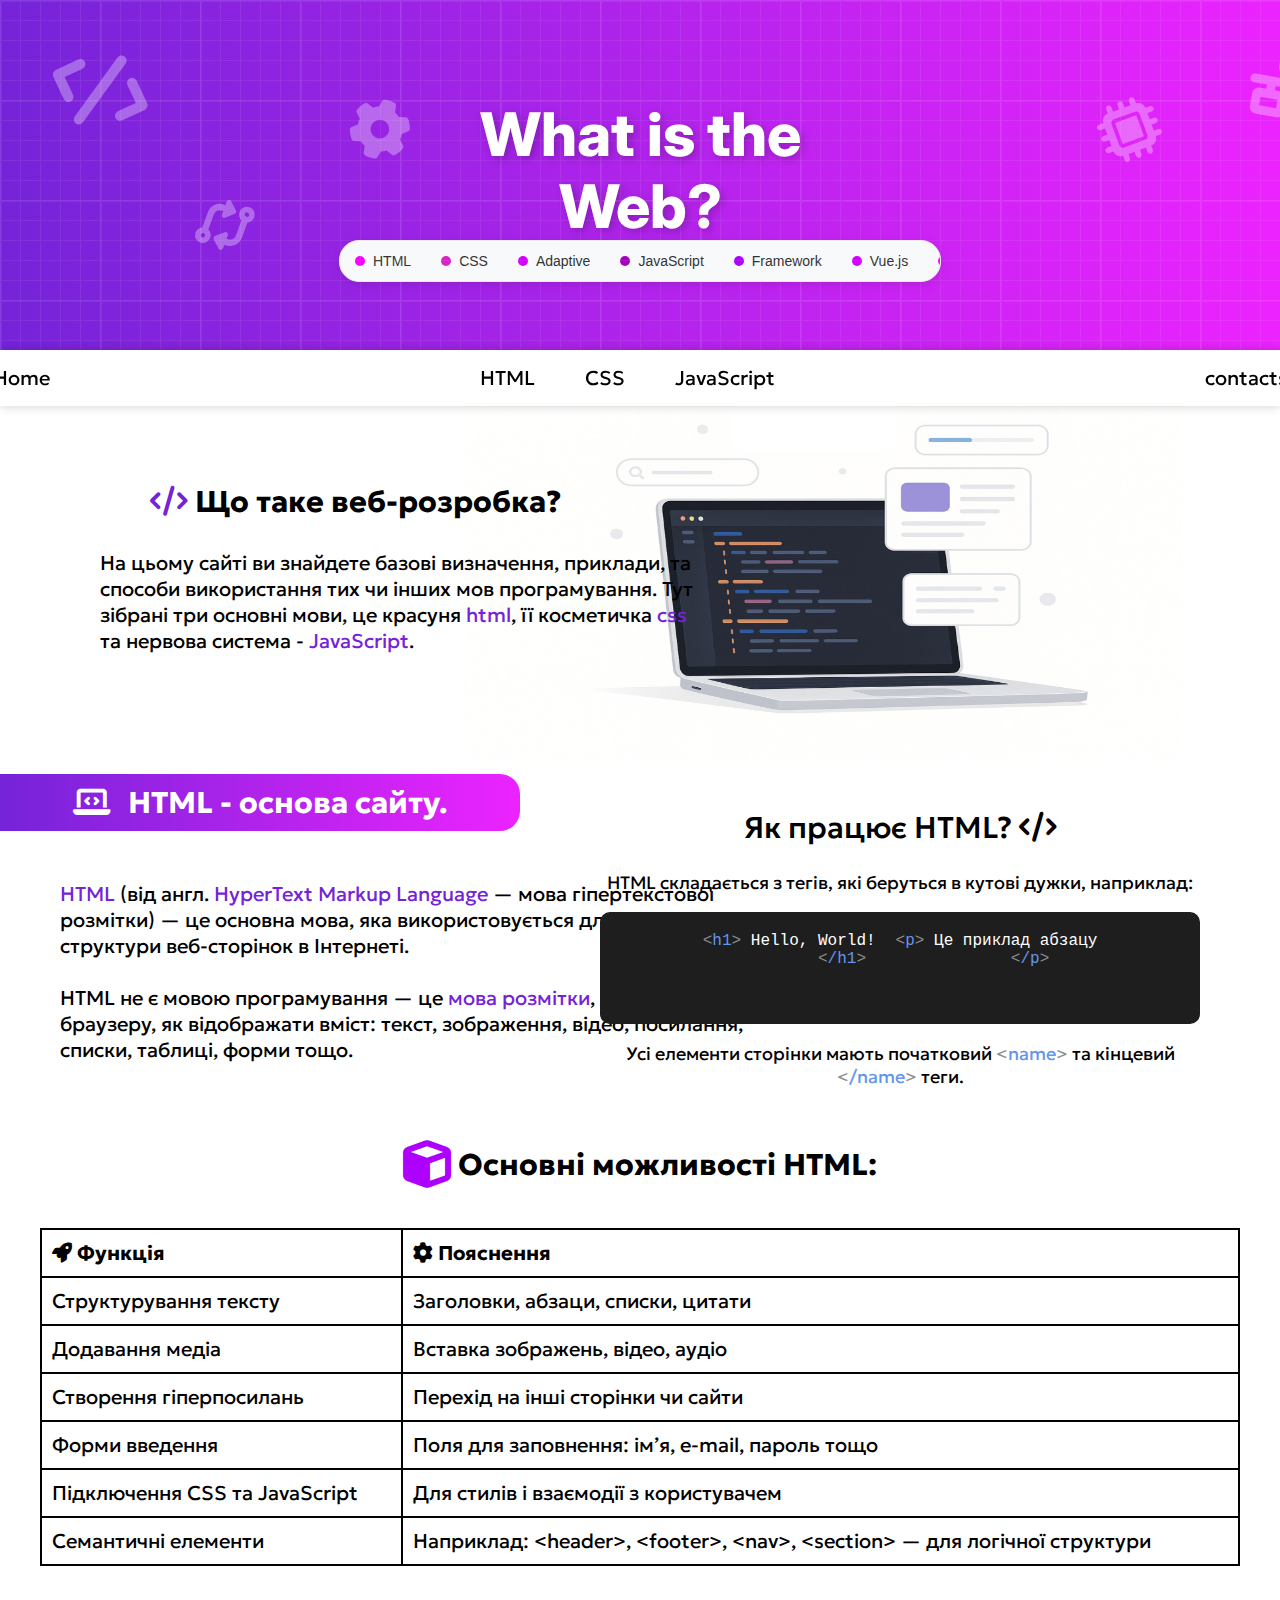
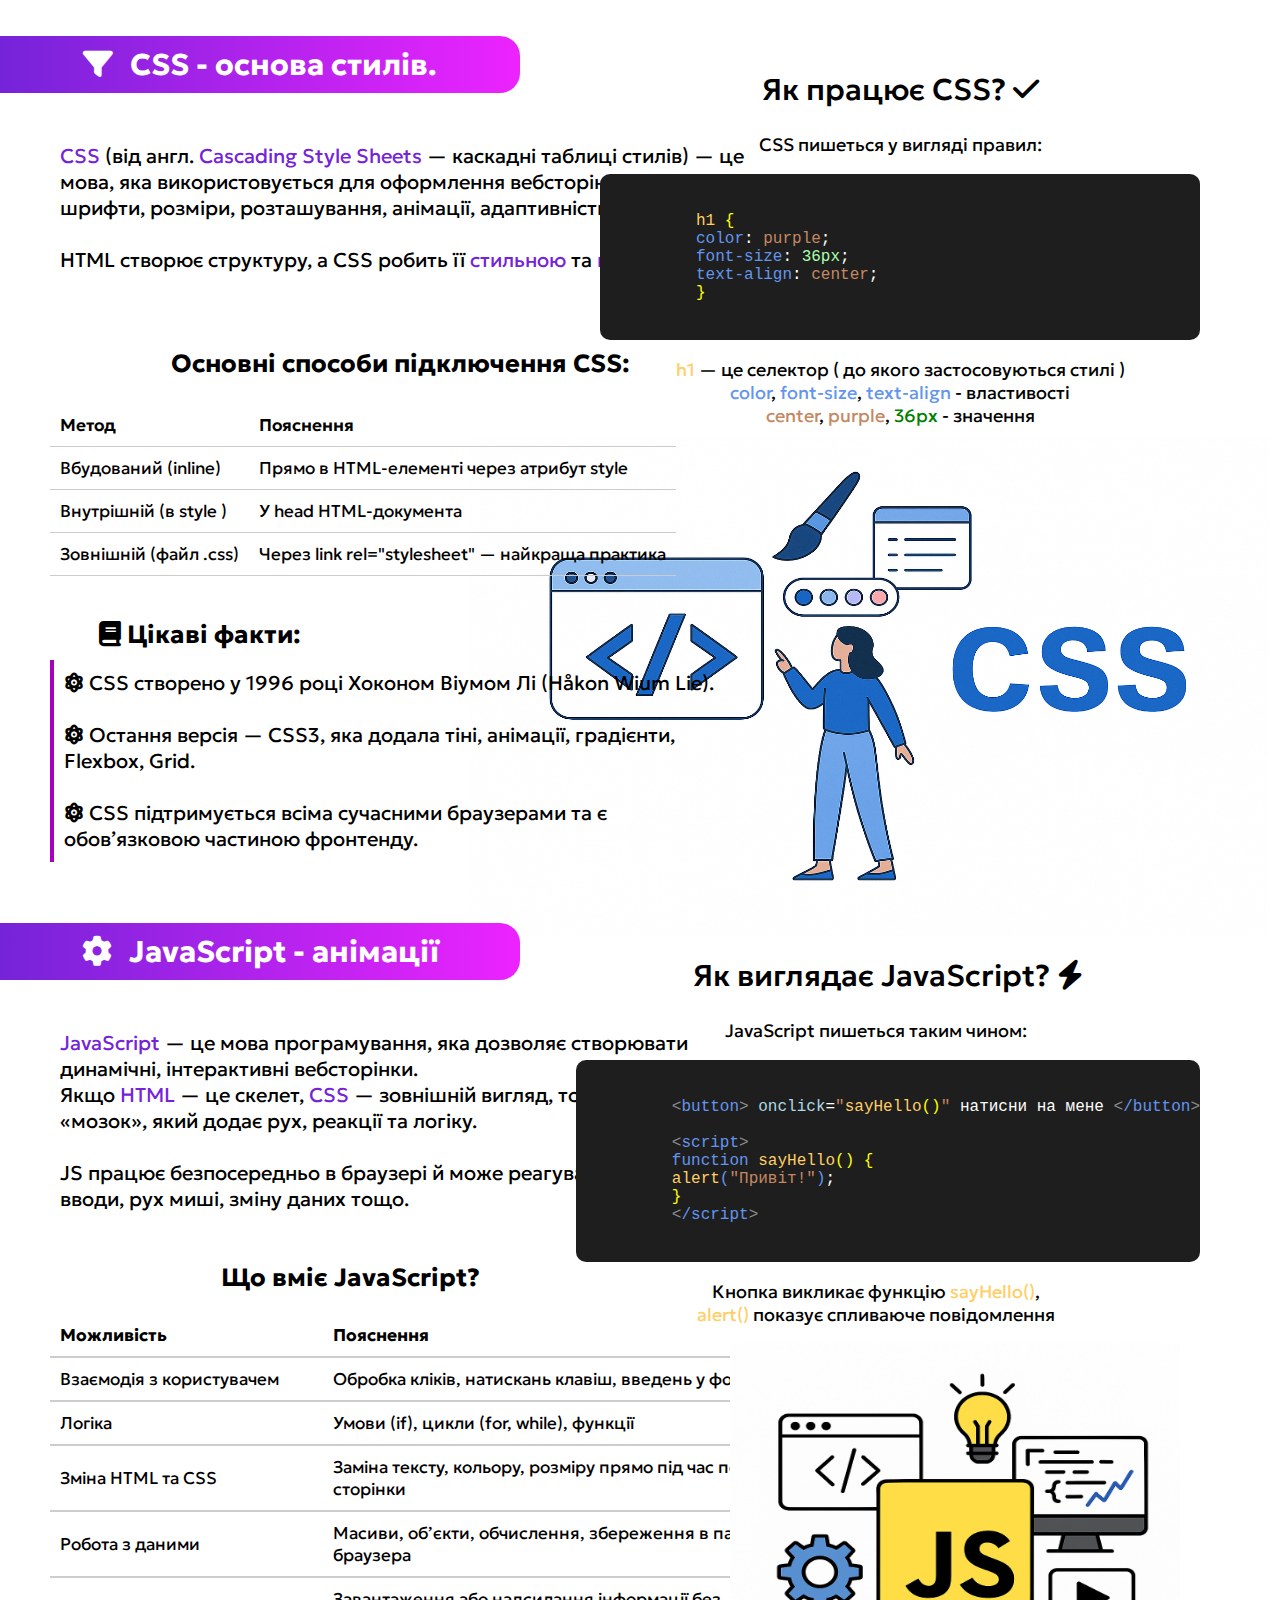
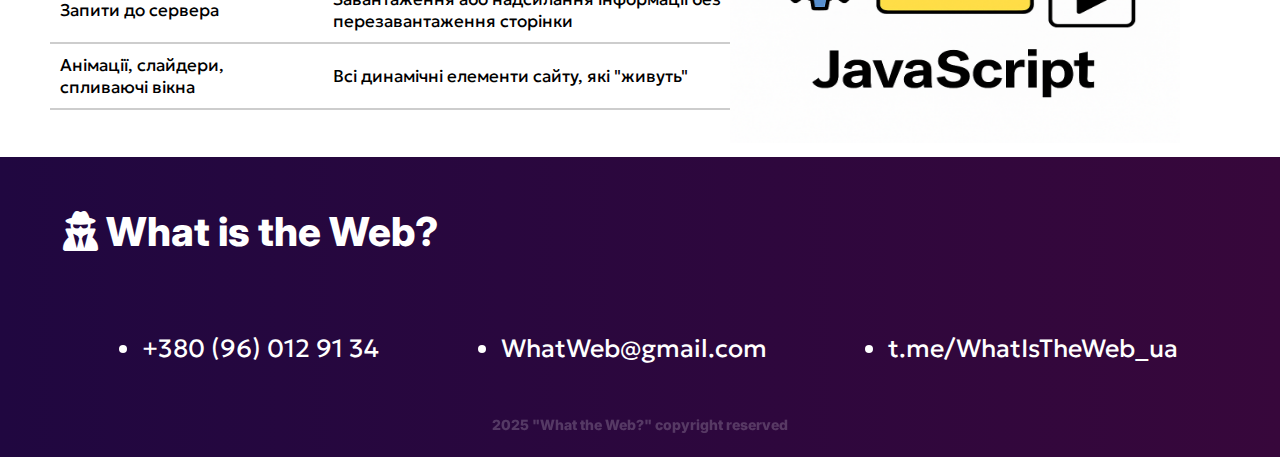
<file: index.html>
<!DOCTYPE html>
<html lang="en">

<head>
  <meta charset="UTF-8">
  <meta name="viewport" content="width=device-width, initial-scale=1.0">
  <title>prototype | web</title>

  <link rel="stylesheet" href="https://cdnjs.cloudflare.com/ajax/libs/font-awesome/6.7.2/css/all.min.css"
    integrity="sha512-Evv84Mr4kqVGRNSgIGL/F/aIDqQb7xQ2vcrdIwxfjThSH8CSR7PBEakCr51Ck+w+/U6swU2Im1vVX0SVk9ABhg=="
    crossorigin="anonymous" referrerpolicy="no-referrer" />
  <link rel="stylesheet" href="style.css">
</head>

<body>

  <aside></aside>

  <header>
    <div id="home"></div>
    <div id="scroll-progress"></div>

    <script src="ProgressBar.js"></script>

    <div class="icon-bkg">
      <i class="fa-solid fa-code"></i>
      <i class="fa-solid fa-microchip"></i>
      <i class="fa-solid fa-terminal"></i>
      <i class="fa-solid fa-code-compare"></i>
      <i class="fa-solid fa-gear"></i>
      <i class="fa-solid fa-network-wired"></i>
    </div>
    <h1>What is the Web?</h1>

    <div class="anim-list-header">
      <div class="content">
        <div class="item">HTML</div>
        <div class="item">CSS</div>
        <div class="item">Adaptive</div>
        <div class="item">JavaScript</div>
        <div class="item">Framework</div>
        <div class="item">Vue.js</div>
        <div class="item">Node.js</div>
        <div class="item">Code</div>
        <div class="item">Laptop</div>
        <div class="item">React</div>
      </div>
    </div>

  </header>

  <main style="height: 100%">
    <div class="nav">
      <nav>
        <a href="#home">Home</a>
        <div>
          <a href="html-info.html">HTML</a>
          <a href="css-info.html">CSS</a>
          <a href="Js-info.html">JavaScript</a>
        </div>
        <a href="#contacts">contacts</a>
      </nav>
    </div>

    <section class="about">
      <h1> <i class="fa-solid fa-code"></i> Що таке веб-розробка?</h1>
      <p>На цьому сайті ви знайдете базові визначення, приклади, та способи використання тих чи інших мов програмування.
        Тут зібрані три основні мови, це красуня <span>html</span>, її косметичка <span>css</span> та нервова система -
        <span>JavaScript</span>.
      </p>
    </section>

    <img class="img" style="z-index: -2;" src="laptop.jpg" width="850px" height="400px">

    <section class="html-section">
      <div style="position: relative; top: -80px;" id="html"></div>
      <h1> <i class="fa-solid fa-laptop-code"></i> HTML - основа сайту.</h1>
      <p class="n1"><span>HTML</span> (від англ. <span>HyperText Markup Language</span> — мова гіпертекстової розмітки)
        — це основна мова, яка використовується для створення структури веб-сторінок в Інтернеті.<br><br>
        HTML не є мовою програмування — це <span>мова розмітки</span>, яка вказує браузеру, як відображати вміст: текст,
        зображення, відео, посилання, списки, таблиці, форми тощо.
      </p>

      <article class="work-html">
        <h2> Як працює HTML? <i class="fa-solid fa-code"></i></h2>
        <p class="n2">HTML складається з тегів, які беруться в кутові дужки, наприклад:</p>
        <div class="code-box">
          <div><span class="gray">&lt;</span><span class="blue">h1</span><span class="gray">&gt;</span> Hello, World!
            <span class="gray">&lt;</span><span class="blue">/h1</span><span class="gray">&gt;</span><br>
          </div>
          <div><span class="gray">&lt;</span><span class="blue">p</span><span class="gray">&gt;</span> Це приклад абзацу
            <span class="gray">&lt;</span><span class="blue">/p</span><span class="gray">&gt;</span>
          </div>
        </div>
        <p class="n2">Усі елементи сторінки мають початковий <span class="gray">&lt;</span><span
            class="blue">name</span><span class="gray">&gt;</span> та кінцевий <span class="gray">&lt;</span><span
            class="blue">/name</span><span class="gray">&gt;</span> теги. </p>
      </article>

      <article class="possibility-html">
        <h2> <i class="fa-solid fa-cube"></i> Основні можливості HTML: </h2>

        <table>
          <tr>
            <td> <i class="fa-solid fa-rocket"></i> Функція</td>
            <td> <i class="fa-solid fa-gear"></i> Пояснення</td>
          </tr>

          <tr>
            <td>Структурування тексту</td>
            <td>Заголовки, абзаци, списки, цитати</td>
          </tr>

          <tr>
            <td>Додавання медіа</td>
            <td>Вставка зображень, відео, аудіо</td>
          </tr>

          <tr>
            <td>Створення гіперпосилань</td>
            <td>Перехід на інші сторінки чи сайти</td>
          </tr>

          <tr>
            <td>Форми введення</td>
            <td>Поля для заповнення: ім’я, e-mail, пароль тощо</td>
          </tr>

          <tr>
            <td>Підключення CSS та JavaScript</td>
            <td>Для стилів і взаємодії з користувачем</td>
          </tr>

          <tr>
            <td>Семантичні елементи </td>
            <td>Наприклад: &lt;header&gt;, &lt;footer&gt;, &lt;nav&gt;, &lt;section&gt; — для логічної структури</td>
          </tr>
        </table>
      </article>
    </section>

    <section class="css-section">
      <div style="position: relative; top: -80px;" id="css"></div>
      <h1> <i class="fa-solid fa-filter"></i> CSS - основа стилів.</h1>
      <p class="n1"><span>CSS</span> (від англ. <span>Cascading Style Sheets</span> — каскадні таблиці стилів) — це
        мова, яка використовується для оформлення вебсторінок: кольори, шрифти, розміри, розташування, анімації,
        адаптивність тощо.<br><br>
        HTML створює структуру, а CSS робить її <span>стильною</span> та <span>привабливою.</span>
      </p>

      <article class="work-css">
        <h2> Як працює СSS? <i class="fa-solid fa-check"></i></h2>
        <p class="n2">CSS пишеться у вигляді правил:</p>
        <div class="code-box">
          <span class="yellow">h1</span> <span class="yellow-2">{</span>
          <span class="blue">color</span>: <span class="red">purple</span>;
          <span class="blue">font-size</span>: <span class="green">36px</span>;
          <span class="blue">text-align</span>: <span class="red">center</span>;
          <span class="yellow-2">}</span>
        </div>
        <p class="n2"> <span class="yellow">h1</span> — це селектор ( до якого застосовуються стилі )<br>
          <span class="blue">color</span>, <span class="blue">font-size</span>, <span class="blue">text-align</span> -
          властивості<br>
          <span class="red">center</span>, <span class="red">purple</span>, <span class="green-2">36px</span> - значення
        </p>
      </article>

      <img src="css.png" width="800px" height="500px">

      <article class="connect-css">
        <h3>Основні способи підключення CSS:</h3>
        <table>
          <tr>
            <td>Метод</td>
            <td>Пояснення</td>
          </tr>

          <tr>
            <td>Вбудований (inline)</td>
            <td>Прямо в HTML-елементі через атрибут style</td>
          </tr>
          <tr>
            <td>Внутрішній (в style )</td>
            <td>У head HTML-документа</td>
          </tr>
          <tr>
            <td>Зовнішній (файл .css)</td>
            <td>Через link rel="stylesheet" — найкраща практика</td>
          </tr>
        </table>
      </article>

      <article class="facts-css">
        <h4><i class="fa-solid fa-book"></i> Цікаві факти:</h4>
        <p>
          <i class="fa-solid fa-atom"></i> CSS створено у 1996 році Хоконом Віумом Лі (Håkon Wium Lie).<br><br>
          <i class="fa-solid fa-atom"></i> Остання версія — CSS3, яка додала тіні, анімації, градієнти, Flexbox,
          Grid.<br><br>
          <i class="fa-solid fa-atom"></i> CSS підтримується всіма сучасними браузерами та є обов’язковою частиною
          фронтенду.
        </p>
      </article>

    </section>

    <section class="Js-section">
      <div style="position: relative; top: -80px;" id="JavaScript"></div>
      <h1> <i class="fa-solid fa-gear"></i> JavaScript - анімації </h1>
      <p class="n1">
        <span>JavaScript</span> — це мова програмування, яка дозволяє створювати динамічні, інтерактивні
        вебсторінки.<br> Якщо <span>HTML</span> — це скелет, <span>CSS</span> — зовнішній вигляд, то
        <span>JavaScript</span> — це «мозок», який додає рух, реакції та логіку.<br><br>
        JS працює безпосередньо в браузері й може реагувати на кліки, вводи, рух миші, зміну даних тощо.
      </p>

      <article class="work-Js">
        <h2> Як виглядає JavaScript? <i class="fa-solid fa-bolt"></i></h2>
        <p class="n2">JavaScript пишеться таким чином:</p>
        <div class="code-box">
          <span class="gray">&lt;</span><span class="blue">button</span><span class="gray">&gt;</span> <span
            class="light-blue">onclick</span>=</span><span class="red">"</span><span class="yellow">sayHello</span><span
            class="yellow-2">()</span><span class="red">"</span> натисни на мене <span class="gray">&lt;</span><span
            class="blue">/button</span><span class="gray">&gt;</span>

          <span class="gray">&lt;</span><span class="blue">script</span><span class="gray">&gt;</span>
          <span class="blue">function</span> <span class="yellow">sayHello</span><span class="yellow-2">() {</span>
          <span class="yellow">alert</span><span class="blue">(</span><span class="red">"Привіт!"</span><span
            class="blue">)</span>;
          <span class="yellow-2">}</span>
          <span class="gray">&lt;</span><span class="blue">/script</span><span class="gray">&gt;</span>
        </div>
        <p class="n2">Кнопка викликає функцію <span class="yellow">sayHello()</span>,<br><span
            class="yellow">alert()</span> показує спливаюче повідомлення</p>
      </article>

      <article class="possibility-Js">
        <h2>Що вміє JavaScript?</h2>

        <table>
          <tr>
            <td>Можливість</td>
            <td>Пояснення</td>
          </tr>
          <tr>
            <td>Взаємодія з користувачем</td>
            <td>Обробка кліків, натискань клавіш, введень у форми</td>
          </tr>
          <tr>
            <td>Логіка</td>
            <td>Умови (if), цикли (for, while), функції</td>
          </tr>
          <tr>
            <td>Зміна HTML та CSS</td>
            <td>Заміна тексту, кольору, розміру прямо під час перегляду сторінки</td>
          </tr>
          <tr>
            <td>Робота з даними</td>
            <td>Масиви, об’єкти, обчислення, збереження в пам’яті браузера</td>
          </tr>
          <tr>
            <td>Запити до сервера</td>
            <td>Завантаження або надсилання інформації без перезавантаження сторінки</td>
          </tr>
          <tr>
            <td>Анімації, слайдери, спливаючі вікна</td>
            <td>Всі динамічні елементи сайту, які "живуть"</td>
          </tr>
        </table>
      </article>

      <img src="Js.png" alt="photo" width="450px" height="400px">

    </section>

    <script src="script.js"></script>

  </main>

  <footer id="contacts">
    <h1><i class="fa-solid fa-user-secret"></i> What is the Web?</h1>
    <ul>
      <li>+380 (96) 012 91 34</li>
      <li>WhatWeb@gmail.com</li>
      <li>t.me/WhatIsTheWeb_ua</li>
    </ul>

    <p>2025 "What the Web?" copyright reserved</p>
  </footer>

  <button id="toTopBtn" title="Вгору"><i class="fa-solid fa-angle-up"></i></button>

  <script>
    const toTopBtn = document.getElementById("toTopBtn");

    window.addEventListener("scroll", () => {
      if (window.scrollY > 300) {
        toTopBtn.style.display = "block";
      } else {
        toTopBtn.style.display = "none";
      }
    });

    toTopBtn.addEventListener("click", () => {
      window.scrollTo({ top: 0, behavior: "smooth" });
    });
  </script>

</body>

</html>
</file>
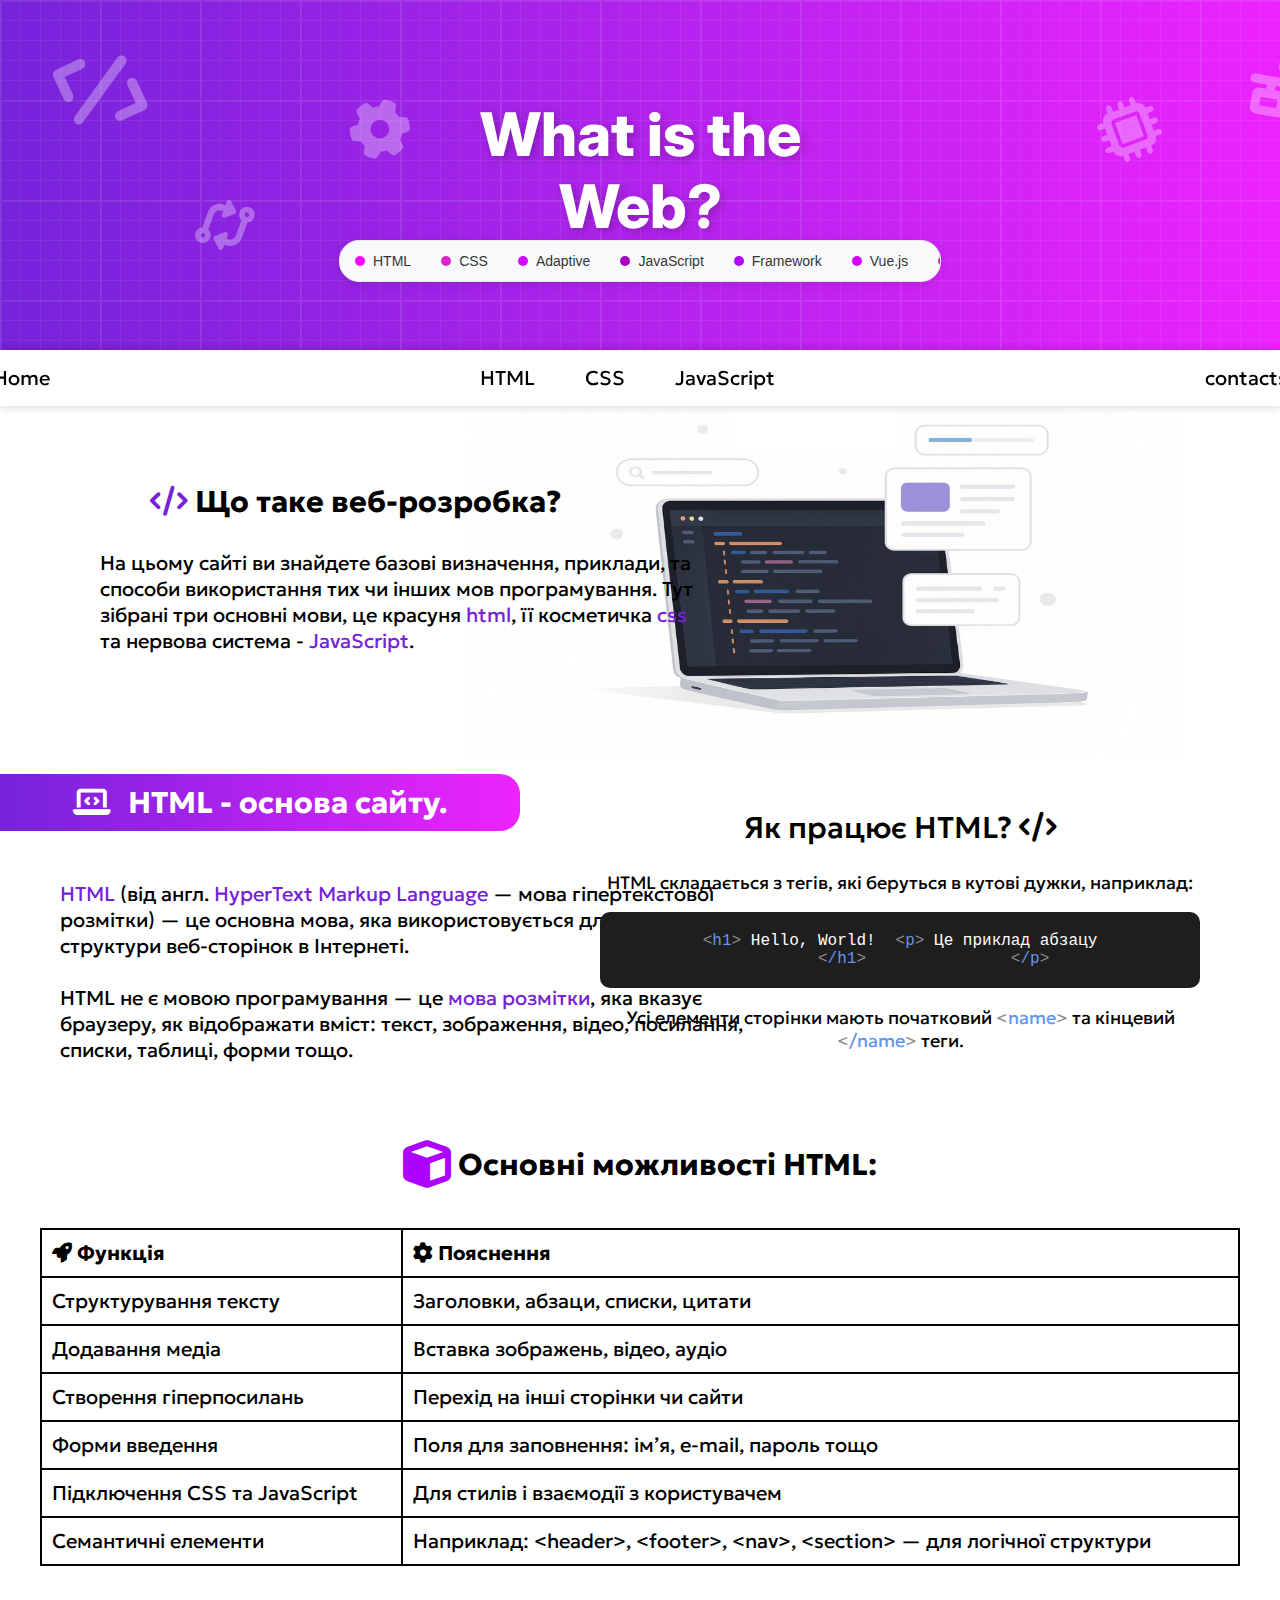
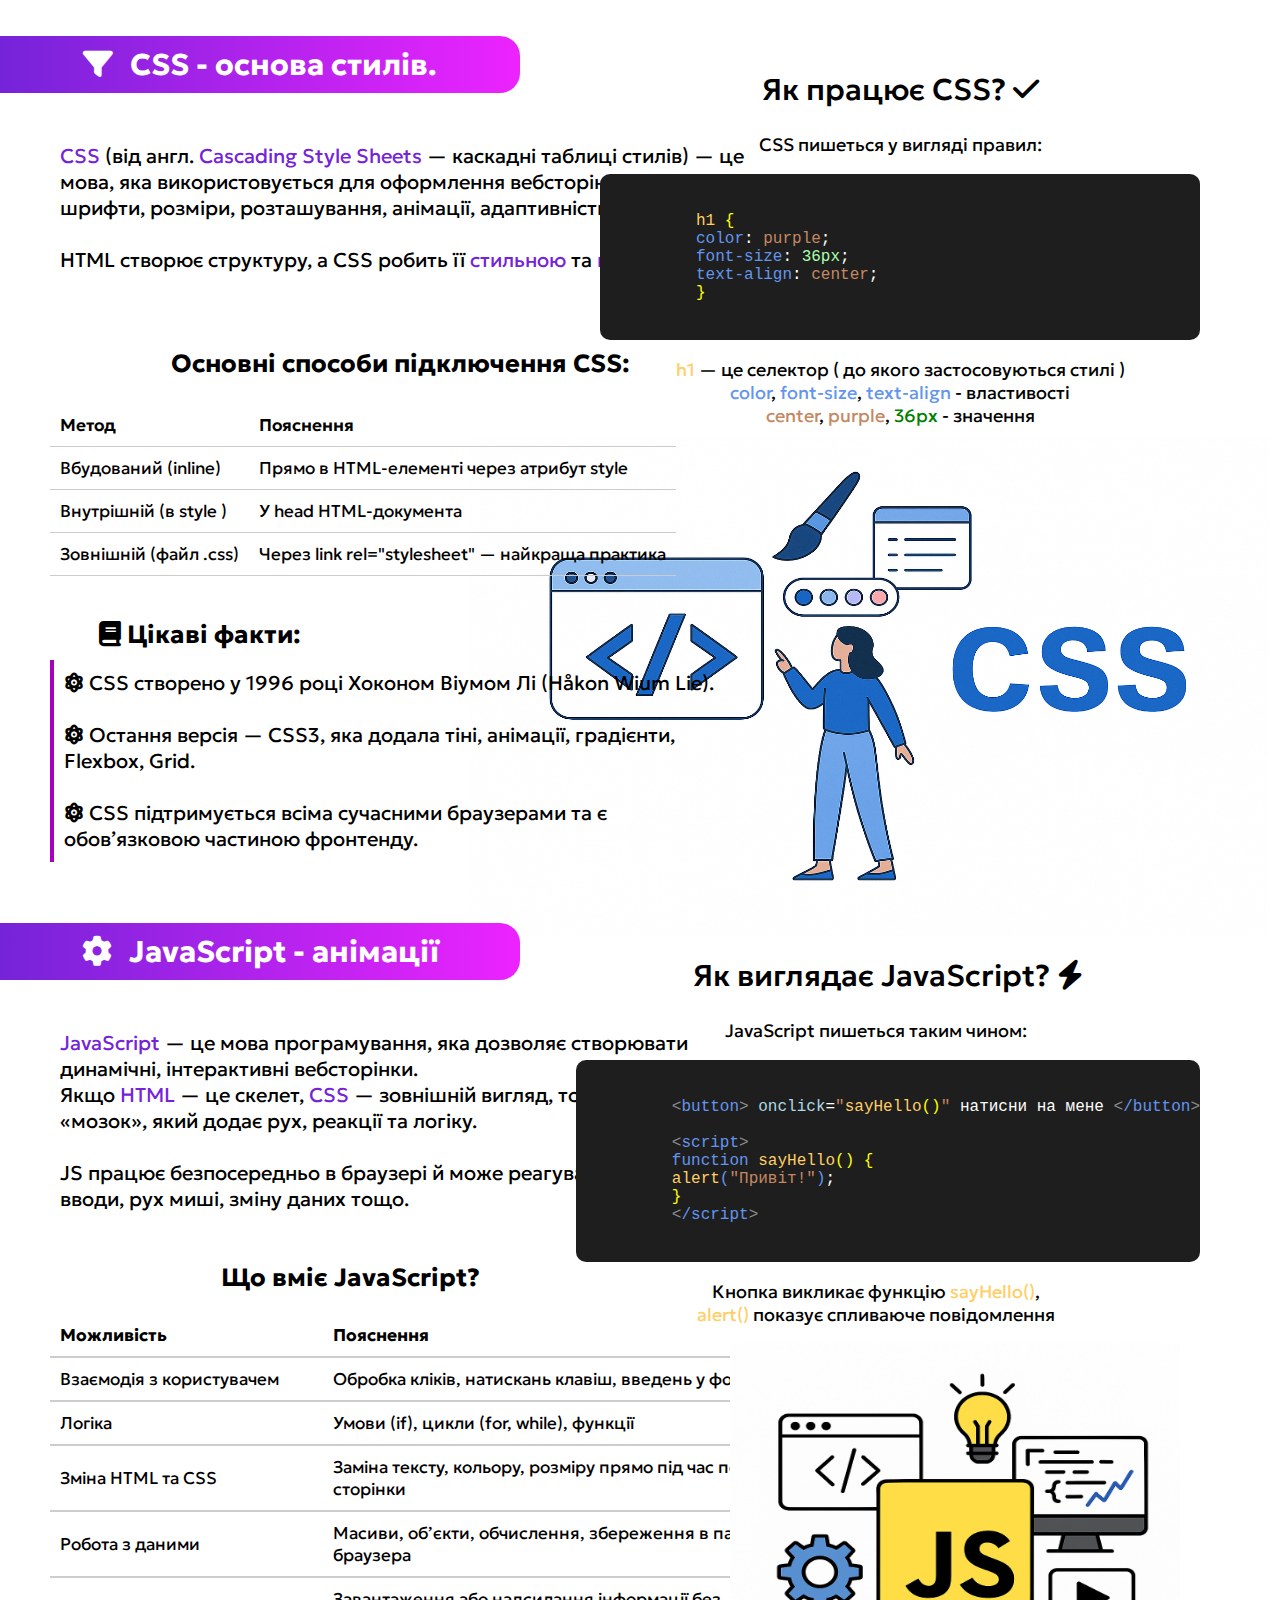
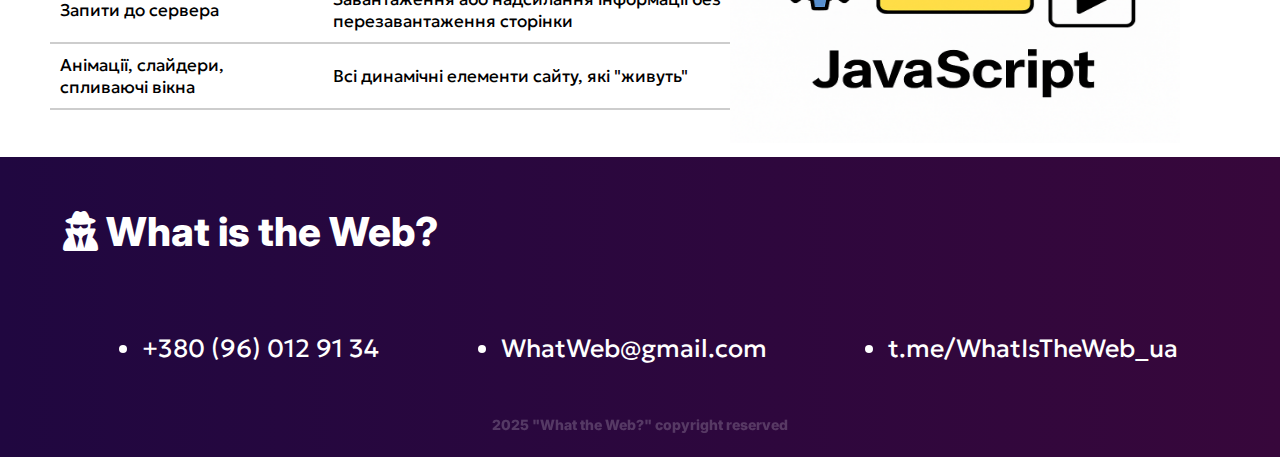
<file: web/index.html>
<!DOCTYPE html>
<html lang="en">

<head>
  <meta charset="UTF-8">
  <meta name="viewport" content="width=device-width, initial-scale=1.0">
  <title>prototype | web</title>

  <link rel="stylesheet" href="https://cdnjs.cloudflare.com/ajax/libs/font-awesome/6.7.2/css/all.min.css"
    integrity="sha512-Evv84Mr4kqVGRNSgIGL/F/aIDqQb7xQ2vcrdIwxfjThSH8CSR7PBEakCr51Ck+w+/U6swU2Im1vVX0SVk9ABhg=="
    crossorigin="anonymous" referrerpolicy="no-referrer" />
  <link rel="stylesheet" href="style.css">
</head>

<body>

  <aside></aside>

  <header>
    <div id="home"></div>
    <div id="scroll-progress"></div>

    <script src="ProgressBar.js"></script>

    <div class="icon-bkg">
      <i class="fa-solid fa-code"></i>
      <i class="fa-solid fa-microchip"></i>
      <i class="fa-solid fa-terminal"></i>
      <i class="fa-solid fa-code-compare"></i>
      <i class="fa-solid fa-gear"></i>
      <i class="fa-solid fa-network-wired"></i>
    </div>
    <h1>What is the Web?</h1>

    <div class="anim-list-header">
      <div class="content">
        <div class="item">HTML</div>
        <div class="item">CSS</div>
        <div class="item">Adaptive</div>
        <div class="item">JavaScript</div>
        <div class="item">Framework</div>
        <div class="item">Vue.js</div>
        <div class="item">Node.js</div>
        <div class="item">Code</div>
        <div class="item">Laptop</div>
        <div class="item">React</div>
      </div>
    </div>

  </header>

  <main style="height: 100%">
    <div class="nav">
      <nav>
        <a href="#home">Home</a>
        <div>
          <a href="html-info.html">HTML</a>
          <a href="css-info.html">CSS</a>
          <a href="Js-info.html">JavaScript</a>
        </div>
        <a href="#contacts">contacts</a>
      </nav>
    </div>

    <section class="about">
      <h1> <i class="fa-solid fa-code"></i> Що таке веб-розробка?</h1>
      <p>На цьому сайті ви знайдете базові визначення, приклади, та способи використання тих чи інших мов програмування.
        Тут зібрані три основні мови, це красуня <span>html</span>, її косметичка <span>css</span> та нервова система -
        <span>JavaScript</span>.
      </p>
    </section>

    <img class="img" style="z-index: -2;" src="laptop.jpg" width="850px" height="400px">

    <section class="html-section">
      <div style="position: relative; top: -80px;" id="html"></div>
      <h1> <i class="fa-solid fa-laptop-code"></i> HTML - основа сайту.</h1>
      <p class="n1"><span>HTML</span> (від англ. <span>HyperText Markup Language</span> — мова гіпертекстової розмітки)
        — це основна мова, яка використовується для створення структури веб-сторінок в Інтернеті.<br><br>
        HTML не є мовою програмування — це <span>мова розмітки</span>, яка вказує браузеру, як відображати вміст: текст,
        зображення, відео, посилання, списки, таблиці, форми тощо.
      </p>

      <article class="work-html">
        <h2> Як працює HTML? <i class="fa-solid fa-code"></i></h2>
        <p class="n2">HTML складається з тегів, які беруться в кутові дужки, наприклад:</p>
        <div class="code-box">
          <div><span class="gray">&lt;</span><span class="blue">h1</span><span class="gray">&gt;</span> Hello, World!
            <span class="gray">&lt;</span><span class="blue">/h1</span><span class="gray">&gt;</span><br></div>
          <div><span class="gray">&lt;</span><span class="blue">p</span><span class="gray">&gt;</span> Це приклад абзацу
            <span class="gray">&lt;</span><span class="blue">/p</span><span class="gray">&gt;</span></div>
        </div>
        <p class="n2">Усі елементи сторінки мають початковий <span class="gray">&lt;</span><span
            class="blue">name</span><span class="gray">&gt;</span> та кінцевий <span class="gray">&lt;</span><span
            class="blue">/name</span><span class="gray">&gt;</span> теги. </p>
      </article>

      <article class="possibility-html">
        <h2> <i class="fa-solid fa-cube"></i> Основні можливості HTML: </h2>

        <table>
          <tr>
            <td> <i class="fa-solid fa-rocket"></i> Функція</td>
            <td> <i class="fa-solid fa-gear"></i> Пояснення</td>
          </tr>

          <tr>
            <td>Структурування тексту</td>
            <td>Заголовки, абзаци, списки, цитати</td>
          </tr>

          <tr>
            <td>Додавання медіа</td>
            <td>Вставка зображень, відео, аудіо</td>
          </tr>

          <tr>
            <td>Створення гіперпосилань</td>
            <td>Перехід на інші сторінки чи сайти</td>
          </tr>

          <tr>
            <td>Форми введення</td>
            <td>Поля для заповнення: ім’я, e-mail, пароль тощо</td>
          </tr>

          <tr>
            <td>Підключення CSS та JavaScript</td>
            <td>Для стилів і взаємодії з користувачем</td>
          </tr>

          <tr>
            <td>Семантичні елементи </td>
            <td>Наприклад: &lt;header&gt;, &lt;footer&gt;, &lt;nav&gt;, &lt;section&gt; — для логічної структури</td>
          </tr>
        </table>
      </article>
    </section>

    <section class="css-section">
      <div style="position: relative; top: -80px;" id="css"></div>
      <h1> <i class="fa-solid fa-filter"></i> CSS - основа стилів.</h1>
      <p class="n1"><span>CSS</span> (від англ. <span>Cascading Style Sheets</span> — каскадні таблиці стилів) — це
        мова, яка використовується для оформлення вебсторінок: кольори, шрифти, розміри, розташування, анімації,
        адаптивність тощо.<br><br>
        HTML створює структуру, а CSS робить її <span>стильною</span> та <span>привабливою.</span>
      </p>

      <article class="work-css">
        <h2> Як працює СSS? <i class="fa-solid fa-check"></i></h2>
        <p class="n2">CSS пишеться у вигляді правил:</p>
        <div class="code-box">
          <span class="yellow">h1</span> <span class="yellow-2">{</span>
          <span class="blue">color</span>: <span class="red">purple</span>;
          <span class="blue">font-size</span>: <span class="green">36px</span>;
          <span class="blue">text-align</span>: <span class="red">center</span>;
          <span class="yellow-2">}</span>
        </div>
        <p class="n2"> <span class="yellow">h1</span> — це селектор ( до якого застосовуються стилі )<br>
          <span class="blue">color</span>, <span class="blue">font-size</span>, <span class="blue">text-align</span> -
          властивості<br>
          <span class="red">center</span>, <span class="red">purple</span>, <span class="green-2">36px</span> - значення
        </p>
      </article>

      <img src="css.png" width="800px" height="500px">

      <article class="connect-css">
        <h3>Основні способи підключення CSS:</h3>
        <table>
          <tr>
            <td>Метод</td>
            <td>Пояснення</td>
          </tr>

          <tr>
            <td>Вбудований (inline)</td>
            <td>Прямо в HTML-елементі через атрибут style</td>
          </tr>
          <tr>
            <td>Внутрішній (в style )</td>
            <td>У head HTML-документа</td>
          </tr>
          <tr>
            <td>Зовнішній (файл .css)</td>
            <td>Через link rel="stylesheet" — найкраща практика</td>
          </tr>
        </table>
      </article>

      <article class="facts-css">
        <h4><i class="fa-solid fa-book"></i> Цікаві факти:</h4>
        <p>
          <i class="fa-solid fa-atom"></i> CSS створено у 1996 році Хоконом Віумом Лі (Håkon Wium Lie).<br><br>
          <i class="fa-solid fa-atom"></i> Остання версія — CSS3, яка додала тіні, анімації, градієнти, Flexbox,
          Grid.<br><br>
          <i class="fa-solid fa-atom"></i> CSS підтримується всіма сучасними браузерами та є обов’язковою частиною
          фронтенду.
        </p>
      </article>

    </section>

    <section class="Js-section">
      <div style="position: relative; top: -80px;" id="JavaScript"></div>
      <h1> <i class="fa-solid fa-gear"></i> JavaScript - анімації </h1>
      <p class="n1">
        <span>JavaScript</span> — це мова програмування, яка дозволяє створювати динамічні, інтерактивні
        вебсторінки.<br> Якщо <span>HTML</span> — це скелет, <span>CSS</span> — зовнішній вигляд, то
        <span>JavaScript</span> — це «мозок», який додає рух, реакції та логіку.<br><br>
        JS працює безпосередньо в браузері й може реагувати на кліки, вводи, рух миші, зміну даних тощо.
      </p>

      <article class="work-Js">
        <h2> Як виглядає JavaScript? <i class="fa-solid fa-bolt"></i></h2>
        <p class="n2">JavaScript пишеться таким чином:</p>
        <div class="code-box">
          <span class="gray">&lt;</span><span class="blue">button</span><span class="gray">&gt;</span> <span
            class="light-blue">onclick</span>=</span><span class="red">"</span><span class="yellow">sayHello</span><span
            class="yellow-2">()</span><span class="red">"</span> натисни на мене <span class="gray">&lt;</span><span
            class="blue">/button</span><span class="gray">&gt;</span>

          <span class="gray">&lt;</span><span class="blue">script</span><span class="gray">&gt;</span>
          <span class="blue">function</span> <span class="yellow">sayHello</span><span class="yellow-2">() {</span>
          <span class="yellow">alert</span><span class="blue">(</span><span class="red">"Привіт!"</span><span
            class="blue">)</span>;
          <span class="yellow-2">}</span>
          <span class="gray">&lt;</span><span class="blue">/script</span><span class="gray">&gt;</span>
        </div>
        <p class="n2">Кнопка викликає функцію <span class="yellow">sayHello()</span>,<br><span
            class="yellow">alert()</span> показує спливаюче повідомлення</p>
      </article>

      <article class="possibility-Js">
        <h2>Що вміє JavaScript?</h2>

        <table>
          <tr>
            <td>Можливість</td>
            <td>Пояснення</td>
          </tr>
          <tr>
            <td>Взаємодія з користувачем</td>
            <td>Обробка кліків, натискань клавіш, введень у форми</td>
          </tr>
          <tr>
            <td>Логіка</td>
            <td>Умови (if), цикли (for, while), функції</td>
          </tr>
          <tr>
            <td>Зміна HTML та CSS</td>
            <td>Заміна тексту, кольору, розміру прямо під час перегляду сторінки</td>
          </tr>
          <tr>
            <td>Робота з даними</td>
            <td>Масиви, об’єкти, обчислення, збереження в пам’яті браузера</td>
          </tr>
          <tr>
            <td>Запити до сервера</td>
            <td>Завантаження або надсилання інформації без перезавантаження сторінки</td>
          </tr>
          <tr>
            <td>Анімації, слайдери, спливаючі вікна</td>
            <td>Всі динамічні елементи сайту, які "живуть"</td>
          </tr>
        </table>
      </article>

      <img src="Js.png" alt="photo" width="450px" height="400px">

    </section>

    <script src="script.js"></script>

  </main>

  <footer id="contacts">
    <h1><i class="fa-solid fa-user-secret"></i> What is the Web?</h1>
    <ul>
      <li>+380 (96) 012 91 34</li>
      <li>WhatWeb@gmail.com</li>
      <li>t.me/WhatIsTheWeb_ua</li>
    </ul>

    <p>2025 "What the Web?" copyright reserved</p>
  </footer>

</body>

</html>
</file>
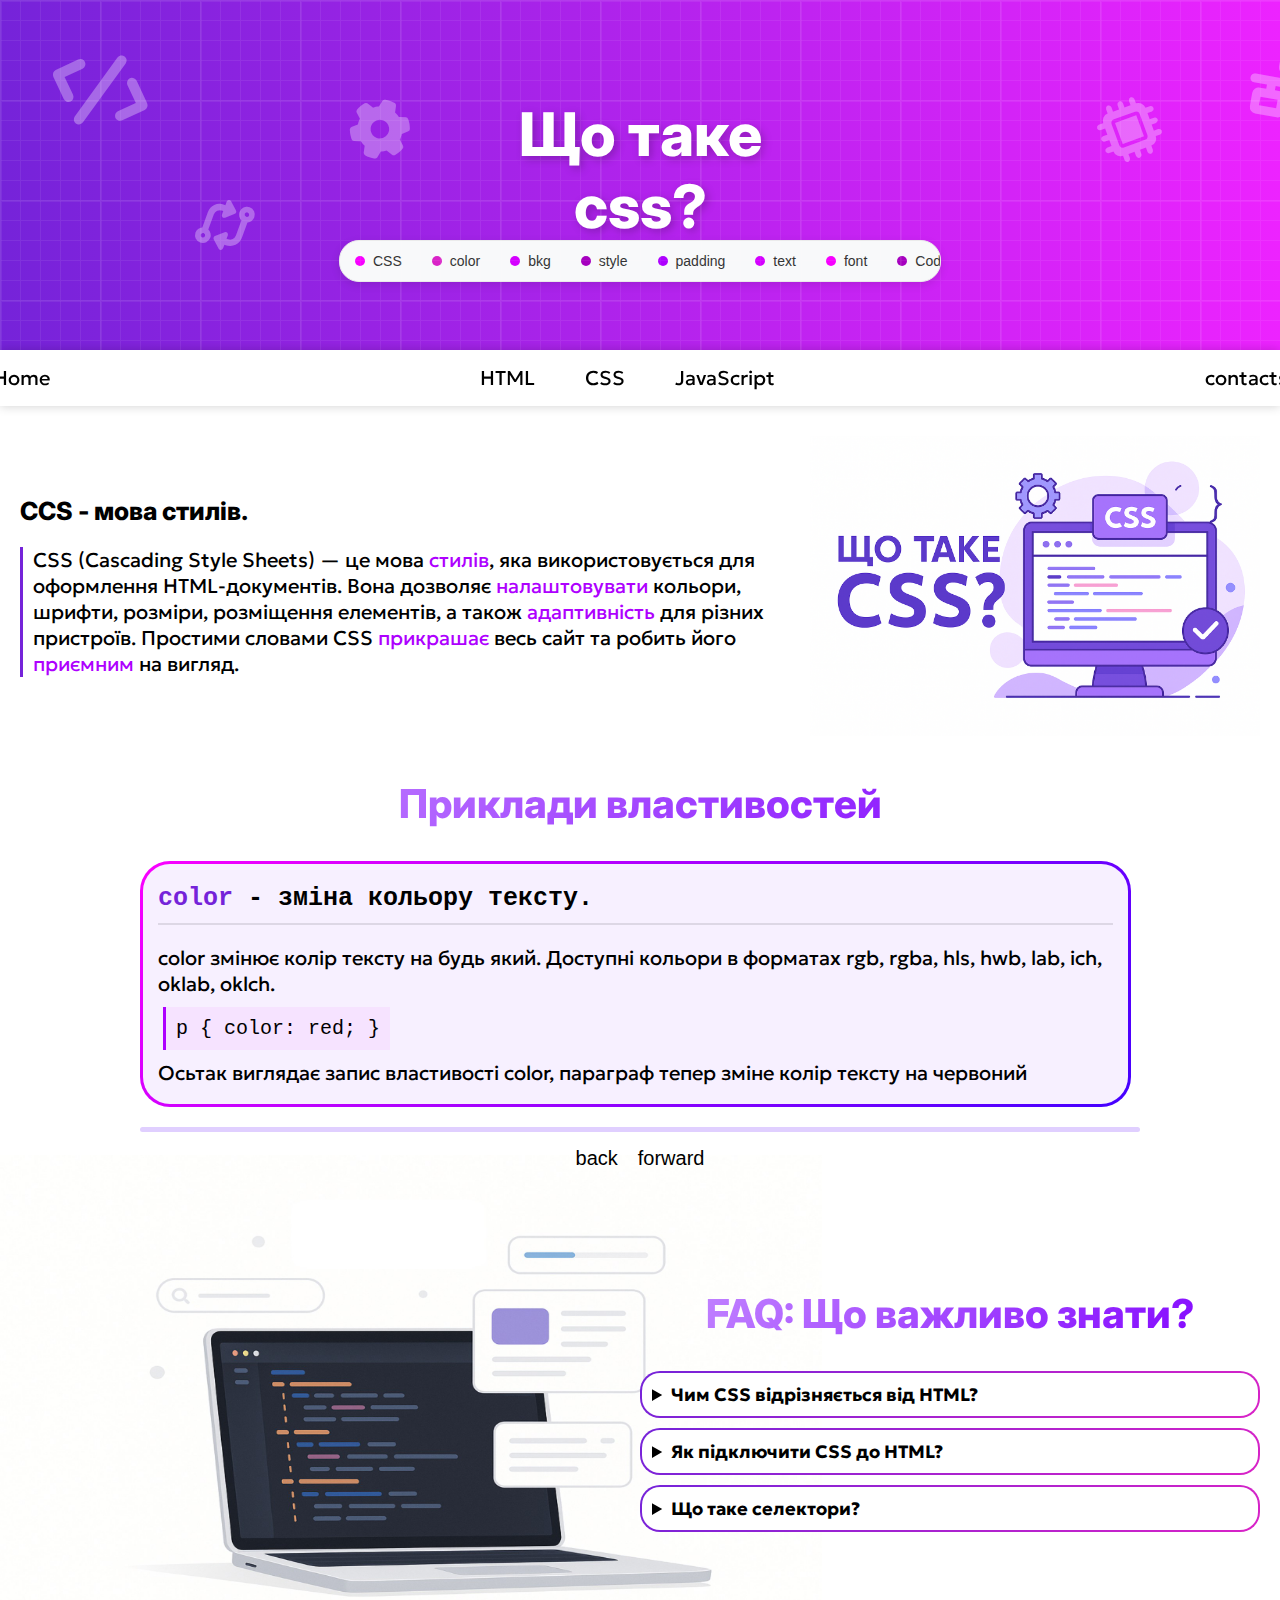
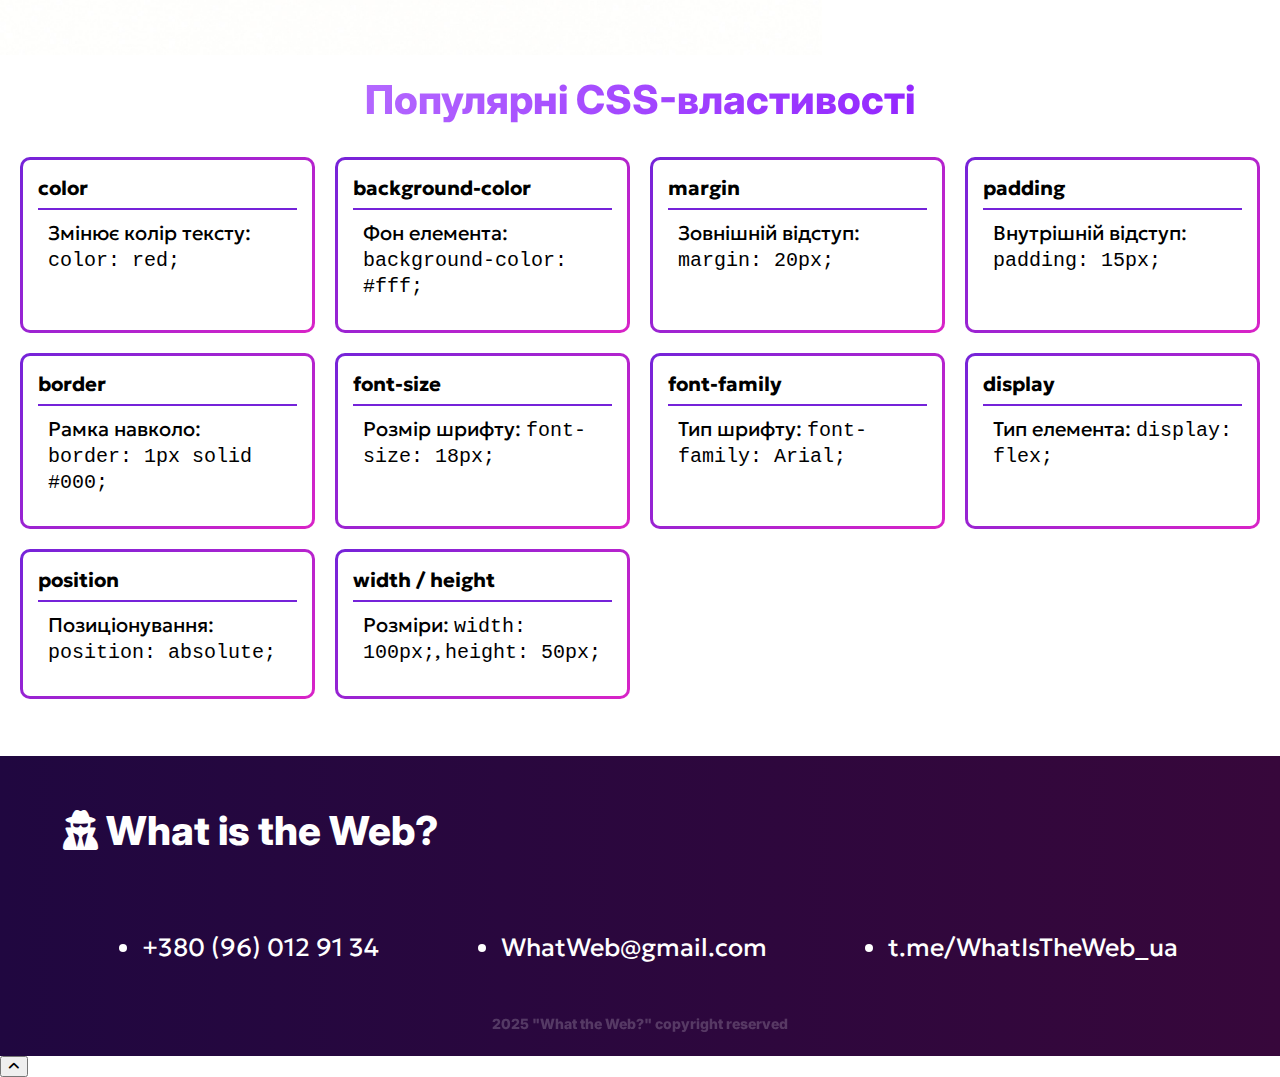
<file: css-info.html>
<!DOCTYPE html>
<html lang="en">

<head>
    <meta charset="UTF-8">
    <meta name="viewport" content="width=device-width, initial-scale=1.0">
    <title>prototype | web</title>

    <link rel="stylesheet" href="https://cdnjs.cloudflare.com/ajax/libs/font-awesome/6.7.2/css/all.min.css"
        integrity="sha512-Evv84Mr4kqVGRNSgIGL/F/aIDqQb7xQ2vcrdIwxfjThSH8CSR7PBEakCr51Ck+w+/U6swU2Im1vVX0SVk9ABhg=="
        crossorigin="anonymous" referrerpolicy="no-referrer" />
    <link rel="stylesheet" href="css-style.css">
</head>

<body>

    <nav class="mobile-nav">
        <button class="burger" onclick="toggleMenu()" id="burgerBtn">
            <div class="line1"></div>
            <div class="line2"></div>
            <div class="line3"></div>
        </button>
        <a href="index.html" class="logo">What Is The Web?...</a>
    </nav>

    <div class="mobile-menu" id="menu">
        <a href="#home">Головна</a>
        <a href="#css-tags">Про CSS-властивості</a>
        <a href="#FAQ">FAQ - що важливо?</a>
        <a href="#tags-list">Приклади властивостей</a>
    </div>

    <script>
        const menu = document.getElementById("menu");
        const burger = document.getElementById("burgerBtn");
        const links = menu.querySelectorAll("a");

        function toggleMenu() {
            menu.classList.toggle("show");
            burger.classList.toggle("active");
        }

        links.forEach(link => {
            link.addEventListener("click", () => {
                menu.classList.remove("show");
                burger.classList.remove("active");
            });
        });
    </script>

    <aside></aside>

    <header>
        <div id="home"></div>
        <div id="scroll-progress"></div>

        <script src="ProgressBar.js"></script>

        <div class="icon-bkg">
            <i class="fa-solid fa-code"></i>
            <i class="fa-solid fa-microchip"></i>
            <i class="fa-solid fa-terminal"></i>
            <i class="fa-solid fa-code-compare"></i>
            <i class="fa-solid fa-gear"></i>
            <i class="fa-solid fa-network-wired"></i>
        </div>

        <h1>Що таке css?</h1>

        <div class="anim-list-header">
            <div class="content">
                <div class="item">CSS</div>
                <div class="item">color</div>
                <div class="item">bkg</div>
                <div class="item">style</div>
                <div class="item">padding</div>
                <div class="item">text</div>
                <div class="item">font</div>
                <div class="item">Code</div>
                <div class="item">position</div>
                <div class="item">width</div>
            </div>
        </div>

    </header>

    <main>

        <div class="nav">
            <nav>
                <a href="index.html">Home</a>
                <div>
                    <a href="html-info.html">HTML</a>
                    <a href="css-info.html">CSS</a>
                    <a href="Js-info.html">JavaScript</a>
                </div>
                <a href="#contacts">contacts</a>
            </nav>
        </div>

        <section id="css-tags" class="section-info">
            <div>
                <h2>CCS - мова стилів.</h2>
                <p>CSS (Cascading Style Sheets) — це мова <span>стилів</span>, яка використовується для оформлення
                    HTML-документів.
                    Вона дозволяє <span>налаштовувати</span> кольори, шрифти, розміри, розміщення елементів, а також
                    <span>адаптивність</span> для різних
                    пристроїв. Простими словами CSS <span>прикрашає</span> весь сайт та робить його
                    <span>приємним</span> на вигляд.
                </p>
            </div>
            <img src="css-info.png" alt="photo" width="500px" height="300px">
        </section>

        <section class="section-slider">
            <h2 class="anim-h2">Приклади властивостей</h2>
            <div class="slider-wrapper">
                <div class="slider" id="slider">
                    <div class="slide">
                        <h3><span>color</span> - зміна кольору тексту.</h3>
                        <p>color змінює колір тексту на будь який. Доступні кольори в форматах rgb, rgba, hls, hwb, lab,
                            ich, oklab, oklch.</p>
                        <code>p { color: red; }
                        </code>
                        <p>Осьтак виглядає запис властивості color, параграф тепер зміне колір тексту на червоний</p>
                    </div>
                    <div class="slide">
                        <h3><span>background</span> - зміна кольору фону.</h3>
                        <p> background змінює колір фону на будь який, що робить веб сторінку більш приємнішою.</p>
                        <code>section { backgroud: #fff }
                        </code>
                        <p>Осьтак виглядає запис властивості background-color, секція зміне колір фону на білий.</p>
                    </div>
                    <div class="slide">
                        <h3><span>padding</span> - внутрішні відступи.</h3>
                        <p>padding змінює відстань від елементу до країв іншого елементу в який він вкладений.</p>
                        <code>div { padding: 20px }
                        </code>
                        <p>Осьтак виглядає запис властивості padding, відстань від div до країв елементу в який він
                            вкладений = 20px.</p>
                    </div>
                    <div class="slide">
                        <h3><span>margin</span> - зовнішні відступи.</h3>
                        <p>margin змінює відстань від елементу до іншого елементу який є сусіднім.</p>
                        <code>div { margin: 50px }
                        </code>
                        <p>Осьтак виглядає запис властивості margin, відстань від div до іншого елементу = 50px.</p>
                    </div>
                    <div class="slide">
                        <h3><span>border</span> - рамка</h3>
                        <p>border створює рамку навколо елементу, в якої є багато налаштувань ( color, radius, type...).
                        </p>
                        <code>h1 { border: 2px solid red }
                        </code>
                        <p>Осьтак виглядає запис властивості border, в заголовка з'явилась суцільна (solid) рамка
                            товщиною 2px червоного коліру.</p>
                    </div>
                    <div class="slide">
                        <h3><span>font-size</span> - розмір тексту.</h3>
                        <p>font-size працює просто, він змінює розмір тексту. Задавати його можна порізному: px, %, rem.
                        </p>
                        <code>h1 { font-size: 50px }
                        </code>
                        <p>Осьтак виглядає запис властивості font-size, заголовок став більший, тепер його розмір
                            становить 50px.</p>
                    </div>
                </div>
                <div class="progress-bar-container">
                    <div class="progress-bar-fill" id="progressFill"></div>
                </div>
                <div class="scroll-controls">
                    <button class="scroll-btn" onclick="scrollSlider(-1)">back</button>
                    <button class="scroll-btn" onclick="scrollSlider(1)">forward</button>
                </div>
            </div>
        </section>

        <section id="FAQ" class="section-FAQ">
            <img style="position: absolute; z-index: -1; left: -100px; top: 0;" src="laptop.jpg" alt="photo"
                width="1000px" height="500px">
            <div>
                <h2 class="anim-h2">FAQ: Що важливо знати?</h2>
                <details>
                    <summary>Чим CSS відрізняється від HTML?</summary>
                    <p>HTML створює структуру сторінки, а CSS — її зовнішній вигляд.</p>
                </details>
                <details>
                    <summary>Як підключити CSS до HTML?</summary>
                    <p>За допомогою тега &lt;link&gt; у розділі &lt;head&gt;:
                        <code>&lt;link rel="stylesheet" href="style.css"&gt;</code>
                    </p>
                </details>
                <details>
                    <summary>Що таке селектори?</summary>
                    <p>Селектори — це правила, які вказують, до яких HTML-елементів застосовувати стилі.</p>
                </details>
            </div>
        </section>

        <section id="tags-list" class="section-tags">
            <h2 class="anim-h2">Популярні CSS-властивості</h2>
            <div class="tag-list">
                <div class="tag-card">
                    <strong>color</strong>
                    <p>Змінює колір тексту: <code>color: red;</code></p>
                </div>
                <div class="tag-card">
                    <strong>background-color</strong>
                    <p>Фон елемента: <code>background-color: #fff;</code></p>
                </div>
                <div class="tag-card">
                    <strong>margin</strong>
                    <p>Зовнішній відступ: <code>margin: 20px;</code></p>
                </div>
                <div class="tag-card">
                    <strong>padding</strong>
                    <p>Внутрішній відступ: <code>padding: 15px;</code></p>
                </div>
                <div class="tag-card">
                    <strong>border</strong>
                    <p>Рамка навколо: <code>border: 1px solid #000;</code></p>
                </div>
                <div class="tag-card">
                    <strong>font-size</strong>
                    <p>Розмір шрифту: <code>font-size: 18px;</code></p>
                </div>
                <div class="tag-card">
                    <strong>font-family</strong>
                    <p>Тип шрифту: <code>font-family: Arial;</code></p>
                </div>
                <div class="tag-card">
                    <strong>display</strong>
                    <p>Тип елемента: <code>display: flex;</code></p>
                </div>
                <div class="tag-card">
                    <strong>position</strong>
                    <p>Позиціонування: <code>position: absolute;</code></p>
                </div>
                <div class="tag-card">
                    <strong>width / height</strong>
                    <p>Розміри: <code>width: 100px;</code>, <code>height: 50px;</code></p>
                </div>
            </div>
        </section>

        <script>
            function scrollSlider(direction) {
                const slider = document.getElementById('slider');
                const slide = slider.querySelector('.slide');
                const gap = 15;
                const slideWidth = slide.offsetWidth + gap;
                slider.scrollBy({ left: direction * slideWidth, behavior: 'smooth' });
            }

            const slider = document.getElementById('slider');
            const progressFill = document.getElementById('progressFill');

            slider.addEventListener('scroll', () => {
                const maxScroll = slider.scrollWidth - slider.clientWidth;
                const scrollLeft = slider.scrollLeft;
                const percent = (scrollLeft / maxScroll) * 100;
                progressFill.style.width = percent + '%';
            });
        </script>
    </main>

    <footer id="contacts">
        <h1><i class="fa-solid fa-user-secret"></i> What is the Web?</h1>
        <ul>
            <li>+380 (96) 012 91 34</li>
            <li>WhatWeb@gmail.com</li>
            <li>t.me/WhatIsTheWeb_ua</li>
        </ul>

        <p>2025 "What the Web?" copyright reserved</p>
    </footer>

    <button id="toTopBtn" title="Вгору"><i class="fa-solid fa-angle-up"></i></button>

    <script>
        const toTopBtn = document.getElementById("toTopBtn");

        window.addEventListener("scroll", () => {
            if (window.scrollY > 300) {
                toTopBtn.style.display = "block";
            } else {
                toTopBtn.style.display = "none";
            }
        });

        toTopBtn.addEventListener("click", () => {
            window.scrollTo({ top: 0, behavior: "smooth" });
        });
    </script>


</body>

</html>
</file>
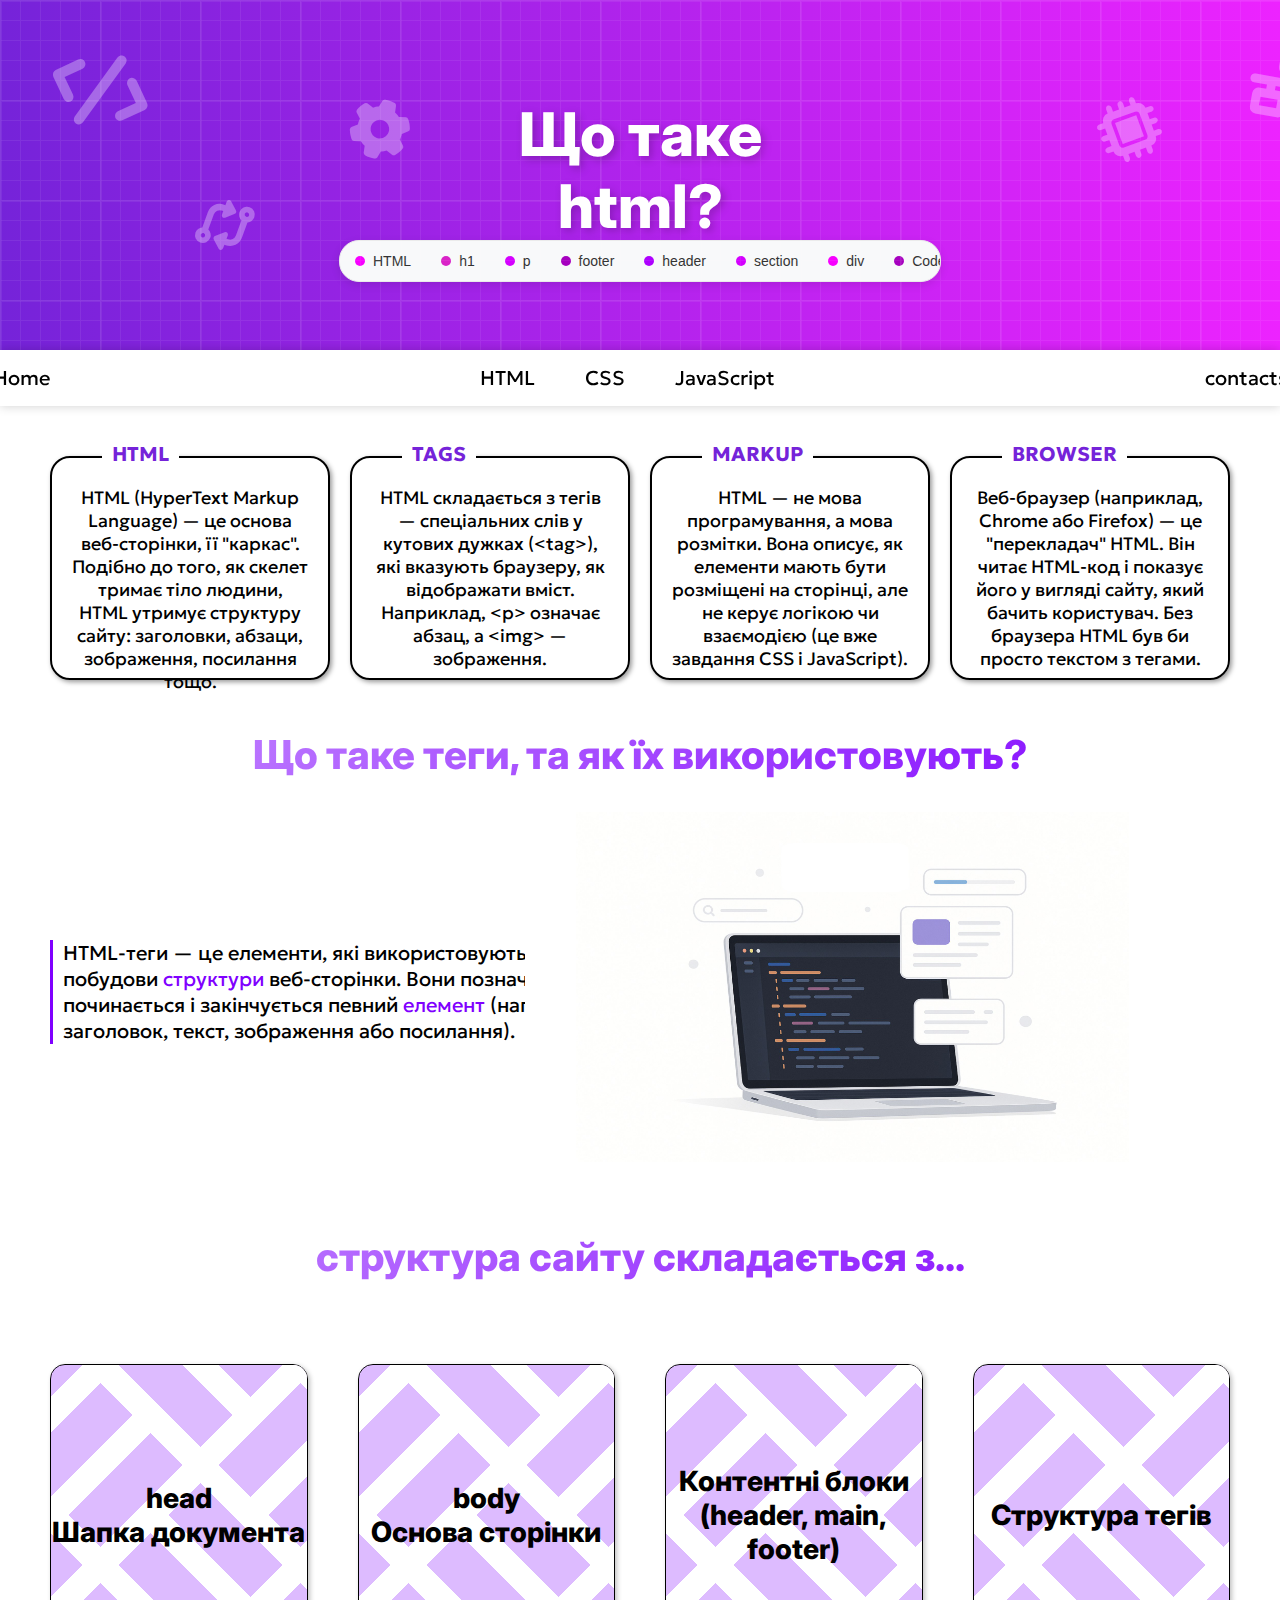
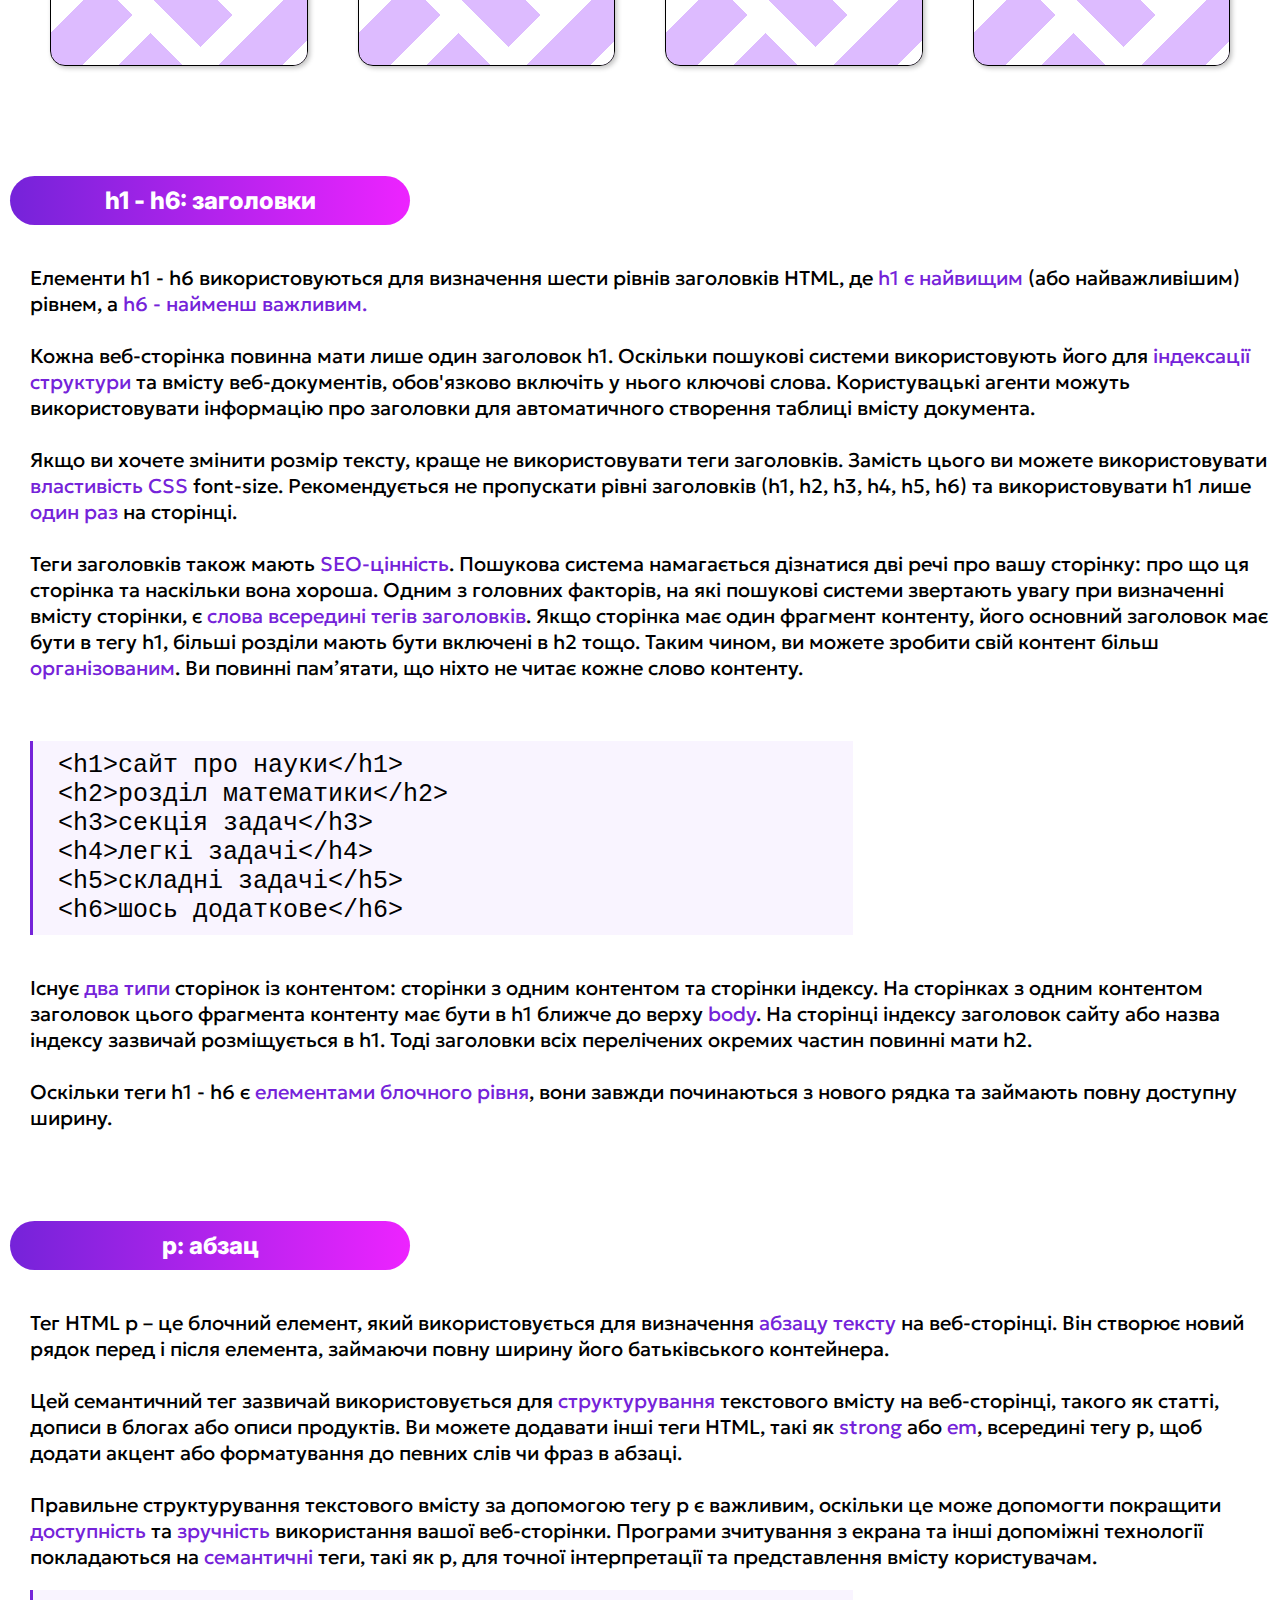
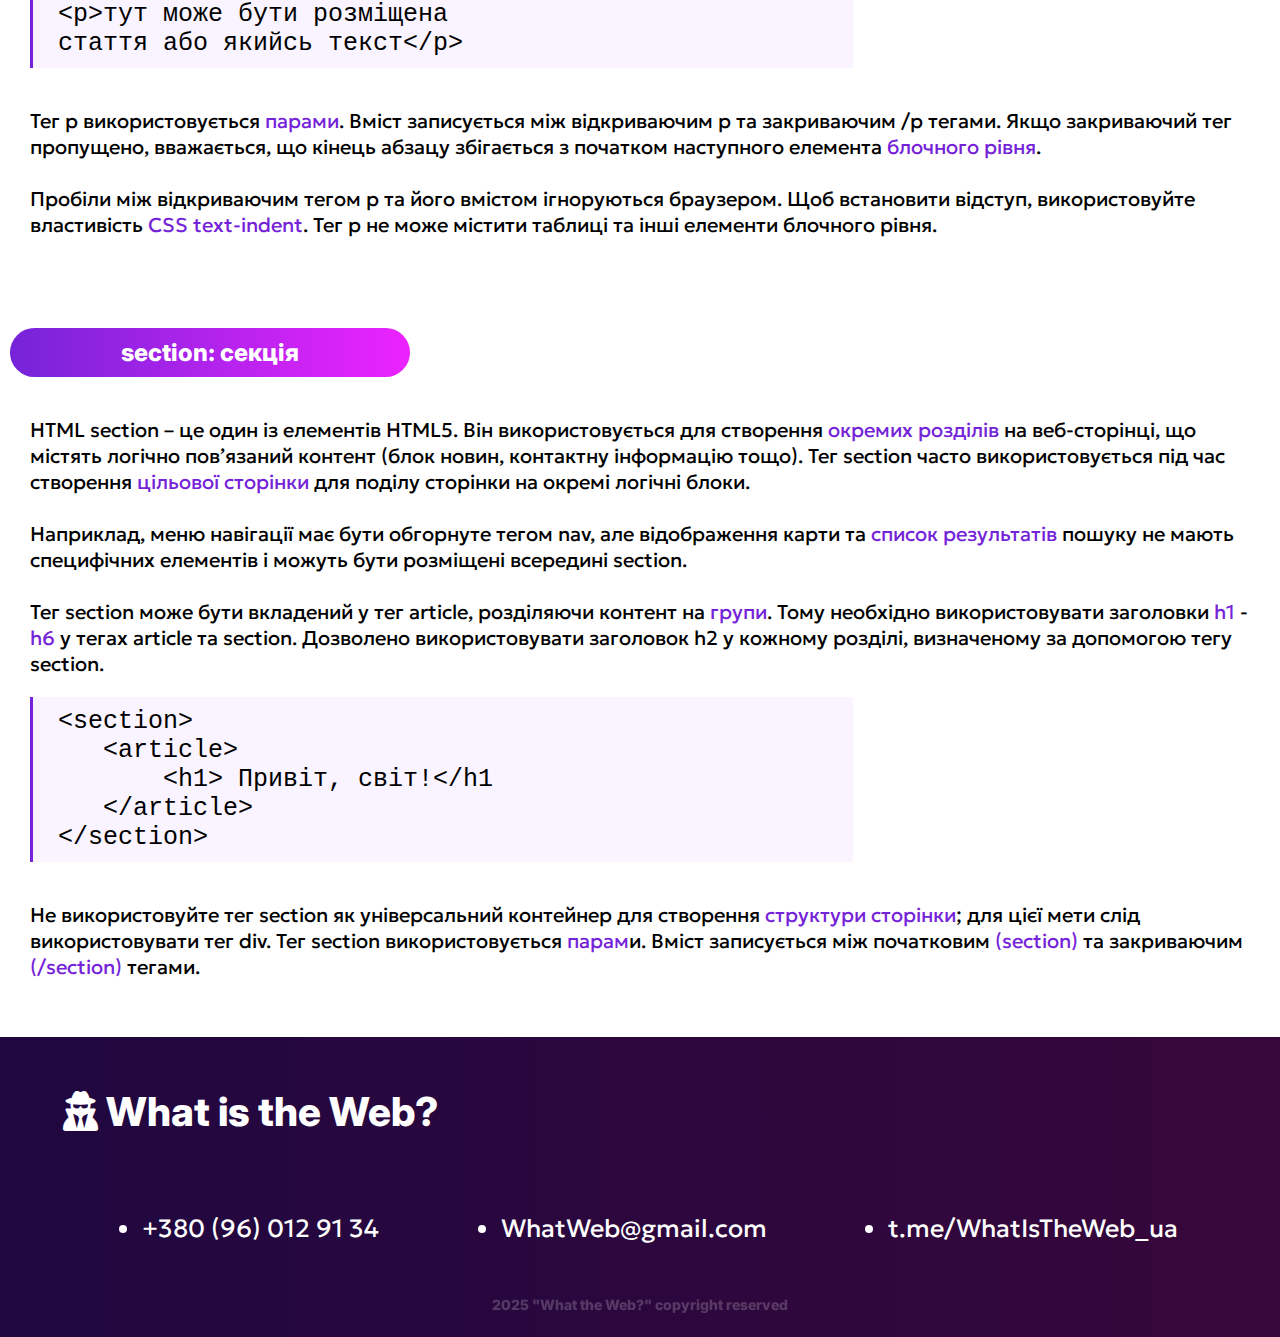
<file: html-info.html>
<!DOCTYPE html>
<html lang="en">

<head>
    <meta charset="UTF-8">
    <meta name="viewport" content="width=device-width, initial-scale=1.0">
    <title>prototype | web</title>

    <link rel="stylesheet" href="https://cdnjs.cloudflare.com/ajax/libs/font-awesome/6.7.2/css/all.min.css"
        integrity="sha512-Evv84Mr4kqVGRNSgIGL/F/aIDqQb7xQ2vcrdIwxfjThSH8CSR7PBEakCr51Ck+w+/U6swU2Im1vVX0SVk9ABhg=="
        crossorigin="anonymous" referrerpolicy="no-referrer" />
    <link rel="stylesheet" href="style-html.css">
</head>

<body>

    <nav class="mobile-nav">
        <button class="burger" onclick="toggleMenu()" id="burgerBtn">
            <div class="line1"></div>
            <div class="line2"></div>
            <div class="line3"></div>
        </button>
        <a href="index.html" class="logo">What Is The Web?...</a>
    </nav>

    <div class="mobile-menu" id="menu">
        <a href="#home">Головна</a>
        <a href="#html-tags">Про HTML теги</a>
        <a href="#structure">Структура сайту</a>
        <a href="#tags-list">Список тегів</a>
    </div>

    <script>
        const menu = document.getElementById("menu");
        const burger = document.getElementById("burgerBtn");
        const links = menu.querySelectorAll("a");

        function toggleMenu() {
            menu.classList.toggle("show");
            burger.classList.toggle("active");
        }

        links.forEach(link => {
            link.addEventListener("click", () => {
                menu.classList.remove("show");
                burger.classList.remove("active");
            });
        });
    </script>

    <aside></aside>

    <header>
        <div id="home"></div>
        <div id="scroll-progress"></div>

        <script src="ProgressBar.js"></script>

        <div class="icon-bkg">
            <i class="fa-solid fa-code"></i>
            <i class="fa-solid fa-microchip"></i>
            <i class="fa-solid fa-terminal"></i>
            <i class="fa-solid fa-code-compare"></i>
            <i class="fa-solid fa-gear"></i>
            <i class="fa-solid fa-network-wired"></i>
        </div>
        <h1>Що таке html?</h1>

        <div class="anim-list-header">
            <div class="content">
                <div class="item">HTML</div>
                <div class="item">h1</div>
                <div class="item">p</div>
                <div class="item">footer</div>
                <div class="item">header</div>
                <div class="item">section</div>
                <div class="item">div</div>
                <div class="item">Code</div>
                <div class="item">main</div>
                <div class="item">@keyframes</div>
            </div>
        </div>

    </header>

    <main>

        <div class="nav">
            <nav>
                <a href="index.html">Home</a>
                <div>
                    <a href="html-info.html">HTML</a>
                    <a href="css-info.html">CSS</a>
                    <a href="Js-info.html">JavaScript</a>
                </div>
                <a href="#contacts">contacts</a>
            </nav>
        </div>

        <section class="hover-cards">
            <div class="container">
                <div class="card">
                    <h1>HTML</h1>
                    <p>HTML (HyperText Markup Language) — це основа
                        веб-сторінки, її "каркас". Подібно до того, як
                        скелет тримає тіло людини, HTML утримує структуру
                        сайту: заголовки, абзаци, зображення, посилання тощо.
                    </p>
                </div>
                <div class="card">
                    <h1>TAGS</h1>
                    <p>HTML складається з тегів — спеціальних
                        слів у кутових дужках (&lt;tag&gt;), які
                        вказують браузеру, як відображати
                        вміст. Наприклад, &lt;p&gt; означає абзац,
                        а &lt;img&gt; — зображення.
                    </p>
                </div>
                <div class="card">
                    <h1>MARKUP</h1>
                    <p>HTML — не мова програмування, а мова розмітки. Вона
                        описує, як елементи мають бути розміщені на сторінці,
                        але не керує логікою чи взаємодією (це вже завдання
                        CSS і JavaScript).
                    </p>
                </div>
                <div class="card">
                    <h1>BROWSER</h1>
                    <p>Веб-браузер (наприклад, Chrome або Firefox) — це
                        "перекладач" HTML. Він читає HTML-код і показує його
                        у вигляді сайту, який бачить користувач. Без браузера
                        HTML був би просто текстом з тегами.
                    </p>
                </div>
            </div>
        </section>

        <section class="hover-cards-mobile">
            <div class="slider-wrapper" id="slider">
                <div class="card">
                    <h1>HTML</h1>
                    <p>HTML (HyperText Markup Language) — це основа
                        веб-сторінки, її "каркас". Подібно до того, як
                        скелет тримає тіло людини, HTML утримує структуру
                        сайту: заголовки, абзаци, зображення, посилання тощо.
                    </p>
                </div>
                <div class="card">
                    <h1>TAGS</h1>
                    <p>HTML складається з тегів — спеціальних
                        слів у кутових дужках (&lt;tag&gt;), які
                        вказують браузеру, як відображати
                        вміст. Наприклад, &lt;p&gt; означає абзац,
                        а &lt;img&gt; — зображення.
                    </p>
                </div>
                <div class="card">
                    <h1>MARKUP</h1>
                    <p>HTML — не мова програмування, а мова розмітки. Вона
                        описує, як елементи мають бути розміщені на сторінці,
                        але не керує логікою чи взаємодією (це вже завдання
                        CSS і JavaScript).
                    </p>
                </div>
                <div class="card">
                    <h1>BROWSER</h1>
                    <p>Веб-браузер (наприклад, Chrome або Firefox) — це
                        "перекладач" HTML. Він читає HTML-код і показує його
                        у вигляді сайту, який бачить користувач. Без браузера
                        HTML був би просто текстом з тегами.
                    </p>
                </div>
            </div>

            <div class="slider-controls">
                <button class="slider-btn" onclick="scrollSlider(-1)">←</button>
                <button class="slider-btn" onclick="scrollSlider(1)">→</button>
            </div>

            <script src="slider-mob.js"></script>

        </section>

        <h2 id="html-tags" class="anim-h2">Що таке теги, та як їх використовують?</h2>

        <section class="tags-section">
            <article>
                <p>HTML-теги — це елементи, які використовуються
                    для побудови <span>структури</span> веб-сторінки. Вони
                    позначають, де починається і закінчується
                    певний <span>елемент</span> (наприклад, заголовок, текст,
                    зображення або посилання).</p>
                <img style="position: relative; right: 100px;" src="laptop.jpg" alt="photo" width="700px"
                    height="350px">
            </article>
        </section>

        <h2 id="structure" class="info-box-h2">структура сайту складається з...</h2>

        <section class="info-box-section">
            <div class="info-box">
                <div class="font">head<br> Шапка документа</div>
                <div class="back">Містить мета-інформацію:
                    назву сторінки, кодування, підключення CSS,
                    скриптів, іконок.<br><br>
                    Не відображається на самій сторінці напряму.</div>
            </div>
            <div class="info-box">
                <div class="font">body<br> Основа сторінки</div>
                <div class="back">Тут розміщується весь вміст,
                    який бачить користувач: текст, зображення,
                    кнопки, меню.<br><br>
                    В розділ body входить header, main, footer.</div>
            </div>
            <div class="info-box">
                <div class="font"> Контентні блоки<br> (header, main, footer)</div>
                <div class="back">Впорядковують сторінку логічно:<br><br>
                    header — верхній блок із заголовком або логотипом<br>
                    main — основна частина контенту<br>
                    footer — нижня частина, авторство, контакти</div>
            </div>
            <div class="info-box">
                <div class="font">Структура тегів</div>
                <div class="back">Вся сторінка будується за допомогою HTML-тегів, які утворюють дерево: один тег
                    міститься в іншому.</div>
            </div>
        </section>

        <section id="tags-list" class="tags-card-section">
            <div class="tags-card">
                <h2>h1 - h6: заголовки</h2>
                <p>Елементи h1 - h6 використовуються для визначення шести
                    рівнів заголовків HTML, де <span>h1 є найвищим</span>
                    (або найважливішим) рівнем, а <span>h6 - найменш важливим.</span><br><br>
                    Кожна веб-сторінка повинна мати лише один заголовок h1. Оскільки
                    пошукові системи використовують його для <span>індексації структури</span> та
                    вмісту веб-документів, обов'язково включіть у нього ключові слова.
                    Користувацькі агенти можуть використовувати інформацію про
                    заголовки для автоматичного створення таблиці вмісту документа.<br><br>
                    Якщо ви хочете змінити розмір тексту, краще не використовувати теги
                    заголовків. Замість цього ви можете використовувати <span>властивість CSS</span>
                    font-size. Рекомендується не пропускати рівні заголовків
                    (h1, h2, h3, h4, h5, h6) та використовувати h1 лише <span>один раз</span> на сторінці.<br><br>
                    Теги заголовків також мають <span>SEO-цінність</span>. Пошукова система намагається
                    дізнатися дві речі про вашу сторінку: про що ця сторінка та наскільки вона
                    хороша. Одним з головних факторів, на які пошукові системи звертають увагу
                    при визначенні вмісту сторінки, є <span>слова всередині тегів заголовків</span>.
                    Якщо сторінка має один фрагмент контенту, його основний заголовок має
                    бути в тегу h1, більші розділи мають бути включені в h2 тощо. Таким чином, ви
                    можете зробити свій контент більш <span>організованим</span>. Ви повинні пам’ятати,
                    що ніхто не читає кожне слово контенту.</p>
                </p>
                <pre>
 &lt;h1>сайт про науки&lt;/h1>
 &lt;h2>розділ математики&lt;/h2>
 &lt;h3>секція задач&lt;/h3>
 &lt;h4>легкі задачі&lt;/h4>
 &lt;h5>складні задачі&lt;/h5>
 &lt;h6>шось додаткове&lt;/h6></pre>
                <p>Існує <span>два типи</span> сторінок із контентом: сторінки з одним контентом
                    та сторінки індексу. На сторінках з одним контентом заголовок
                    цього фрагмента контенту має бути в h1 ближче до верху <span>body</span>. На
                    сторінці індексу заголовок сайту або назва індексу зазвичай
                    розміщується в h1. Тоді заголовки всіх перелічених окремих частин
                    повинні мати h2.<br><br>
                    Оскільки теги h1 - h6 є <span>елементами блочного рівня</span>, вони завжди
                    починаються з нового рядка та займають повну доступну ширину.
                </p>
            </div>

            <div class="tags-card">
                <h2>p: абзац</h2>
                <p>Тег HTML p – це блочний елемент, який
                    використовується для визначення <span>абзацу тексту </span>
                    на веб-сторінці. Він створює новий рядок перед
                    і після елемента, займаючи повну ширину його
                    батьківського контейнера.<br><br>
                    Цей семантичний тег зазвичай використовується для
                    <span>структурування</span> текстового вмісту на веб-сторінці,
                    такого як статті, дописи в блогах або описи
                    продуктів. Ви можете додавати інші теги HTML,
                    такі як <span>strong</span> або <span>em</span>, всередині тегу p, щоб додати
                    акцент або форматування до певних слів чи фраз в
                    абзаці.<br><br>
                    Правильне структурування текстового вмісту за
                    допомогою тегу p є важливим, оскільки це може
                    допомогти покращити <span>доступність</span> та <span>зручність </span>
                    використання вашої веб-сторінки. Програми
                    зчитування з екрана та інші допоміжні технології
                    покладаються на <span>семантичні</span> теги, такі як p, для
                    точної інтерпретації та представлення вмісту
                    користувачам.
                </p>
                <pre>
 &lt;p>тут може бути розміщена 
 стаття або якийсь текст&lt;/p></pre>
                <p>Тег p використовується <span>парами</span>. Вміст записується між
                    відкриваючим p та закриваючим /p тегами. Якщо закриваючий тег
                    пропущено, вважається, що кінець абзацу збігається з початком
                    наступного елемента <span>блочного рівня</span>.<br><br>
                    Пробіли між відкриваючим тегом p та його вмістом ігноруються
                    браузером. Щоб встановити відступ, використовуйте властивість
                    <span>CSS text-indent</span>.
                    Тег p не може містити таблиці та інші елементи блочного рівня.
                </p>
            </div>

            <div class="tags-card">
                <h2>section: секція</h2>
                <p>HTML section – це один із елементів HTML5.
                    Він використовується для створення <span>окремих
                        розділів</span> на веб-сторінці, що містять логічно
                    пов’язаний контент (блок новин, контактну
                    інформацію тощо). Тег section часто
                    використовується під час створення <span>цільової
                        сторінки</span> для поділу сторінки на окремі
                    логічні блоки.<br><br>
                    Наприклад, меню навігації має бути обгорнуте
                    тегом nav, але відображення карти та <span>список
                        результатів</span> пошуку не мають специфічних
                    елементів і можуть бути розміщені
                    всередині section.<br><br>
                    Тег section може бути вкладений у тег
                    article, розділяючи контент на <span>групи</span>.
                    Тому необхідно використовувати заголовки
                    <span>h1</span> - <span>h6</span> у тегах article та section.
                    Дозволено використовувати заголовок h2 у
                    кожному розділі, визначеному за допомогою
                    тегу section.
                </p>
                <pre>
 &lt;section>
    &lt;article> 
        &lt;h1> Привіт, світ!&lt;/h1 
    &lt;/article>
 &lt;/section></pre>
                <p>Не використовуйте тег section як універсальний
                    контейнер для створення <span>структури сторінки</span>;
                    для цієї мети слід використовувати тег div.
                    Тег section використовується <span>парам</span>и. Вміст
                    записується між початковим <span>(section)</span> та закриваючим
                    <span>(/section)</span> тегами.
                </p>
            </div>
        </section>
    </main>

    <footer id="contacts">
        <h1><i class="fa-solid fa-user-secret"></i> What is the Web?</h1>
        <ul>
            <li>+380 (96) 012 91 34</li>
            <li>WhatWeb@gmail.com</li>
            <li>t.me/WhatIsTheWeb_ua</li>
        </ul>

        <p>2025 "What the Web?" copyright reserved</p>
    </footer>

    <button id="toTopBtn" title="Вгору"><i class="fa-solid fa-angle-up"></i></button>

    <script>
        const toTopBtn = document.getElementById("toTopBtn");

        window.addEventListener("scroll", () => {
            if (window.scrollY > 300) {
                toTopBtn.style.display = "block";
            } else {
                toTopBtn.style.display = "none";
            }
        });

        toTopBtn.addEventListener("click", () => {
            window.scrollTo({ top: 0, behavior: "smooth" });
        });
    </script>
</body>

</html>
</file>
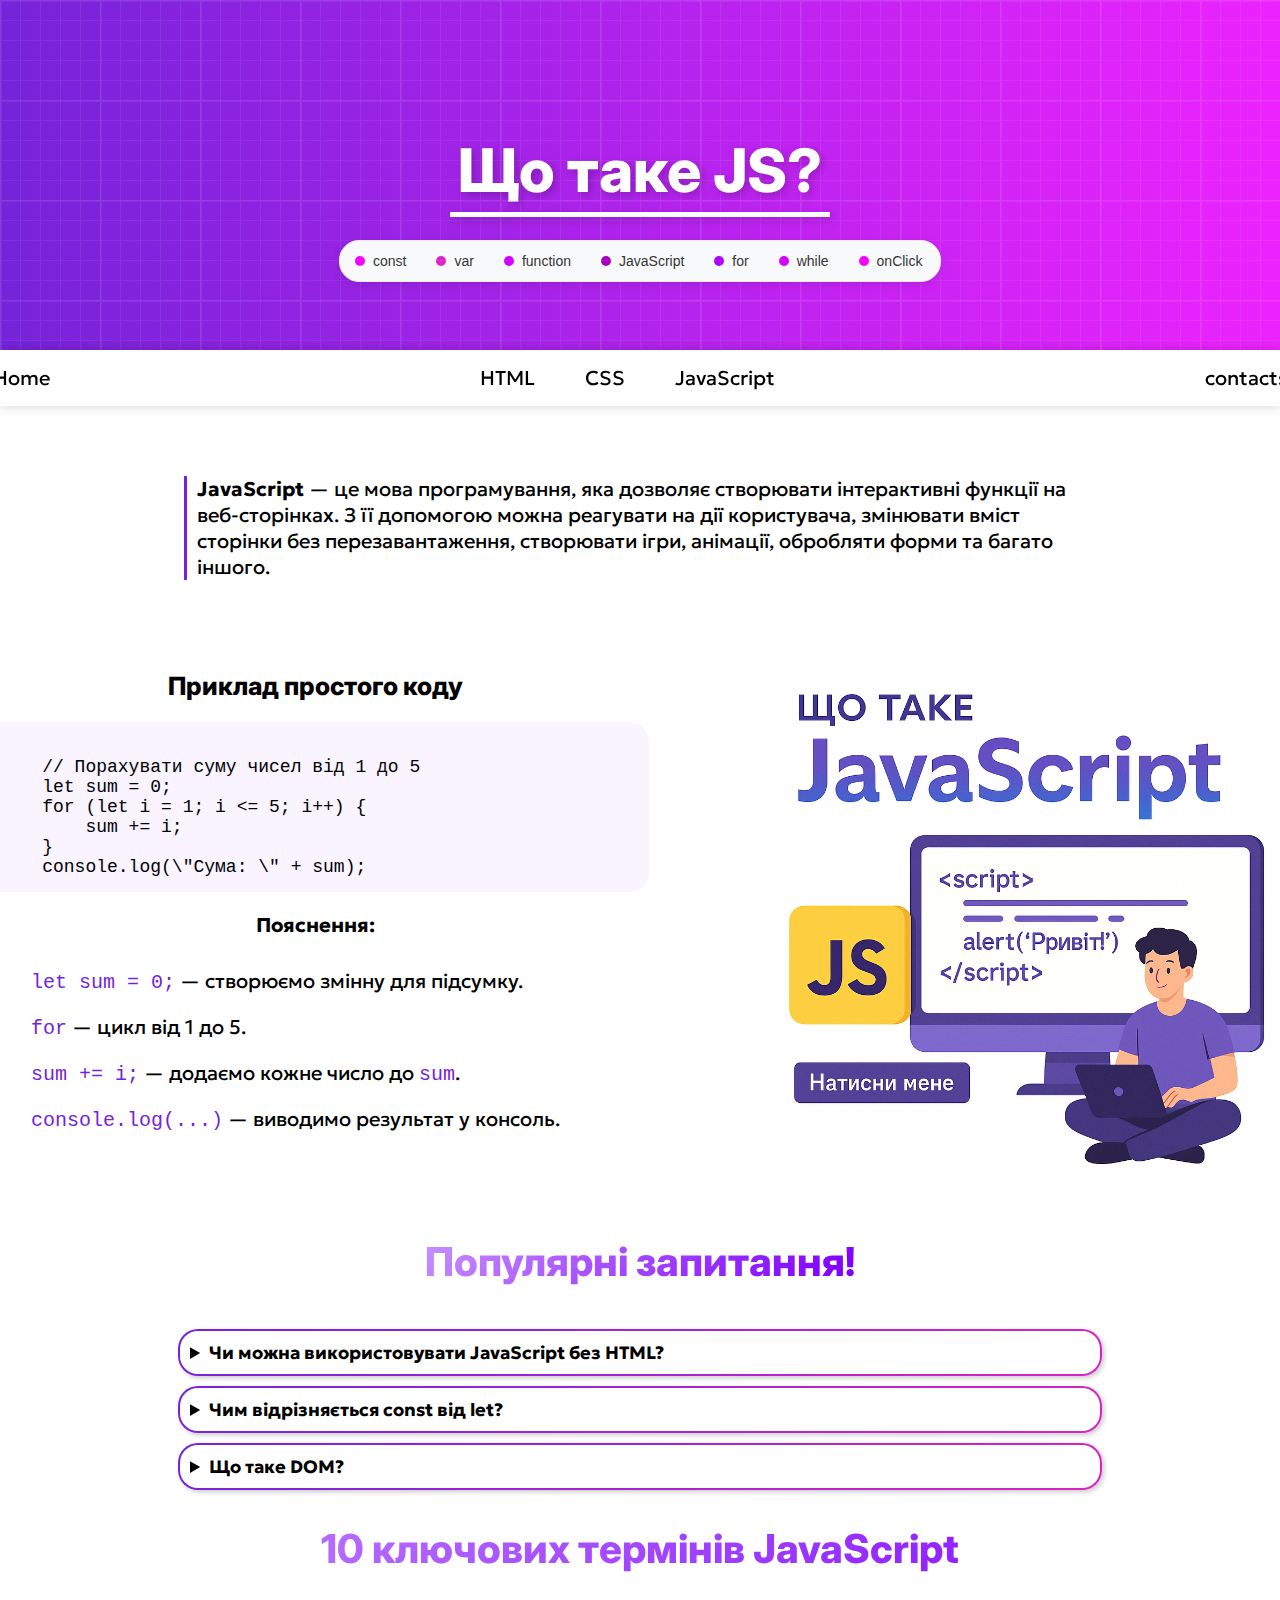
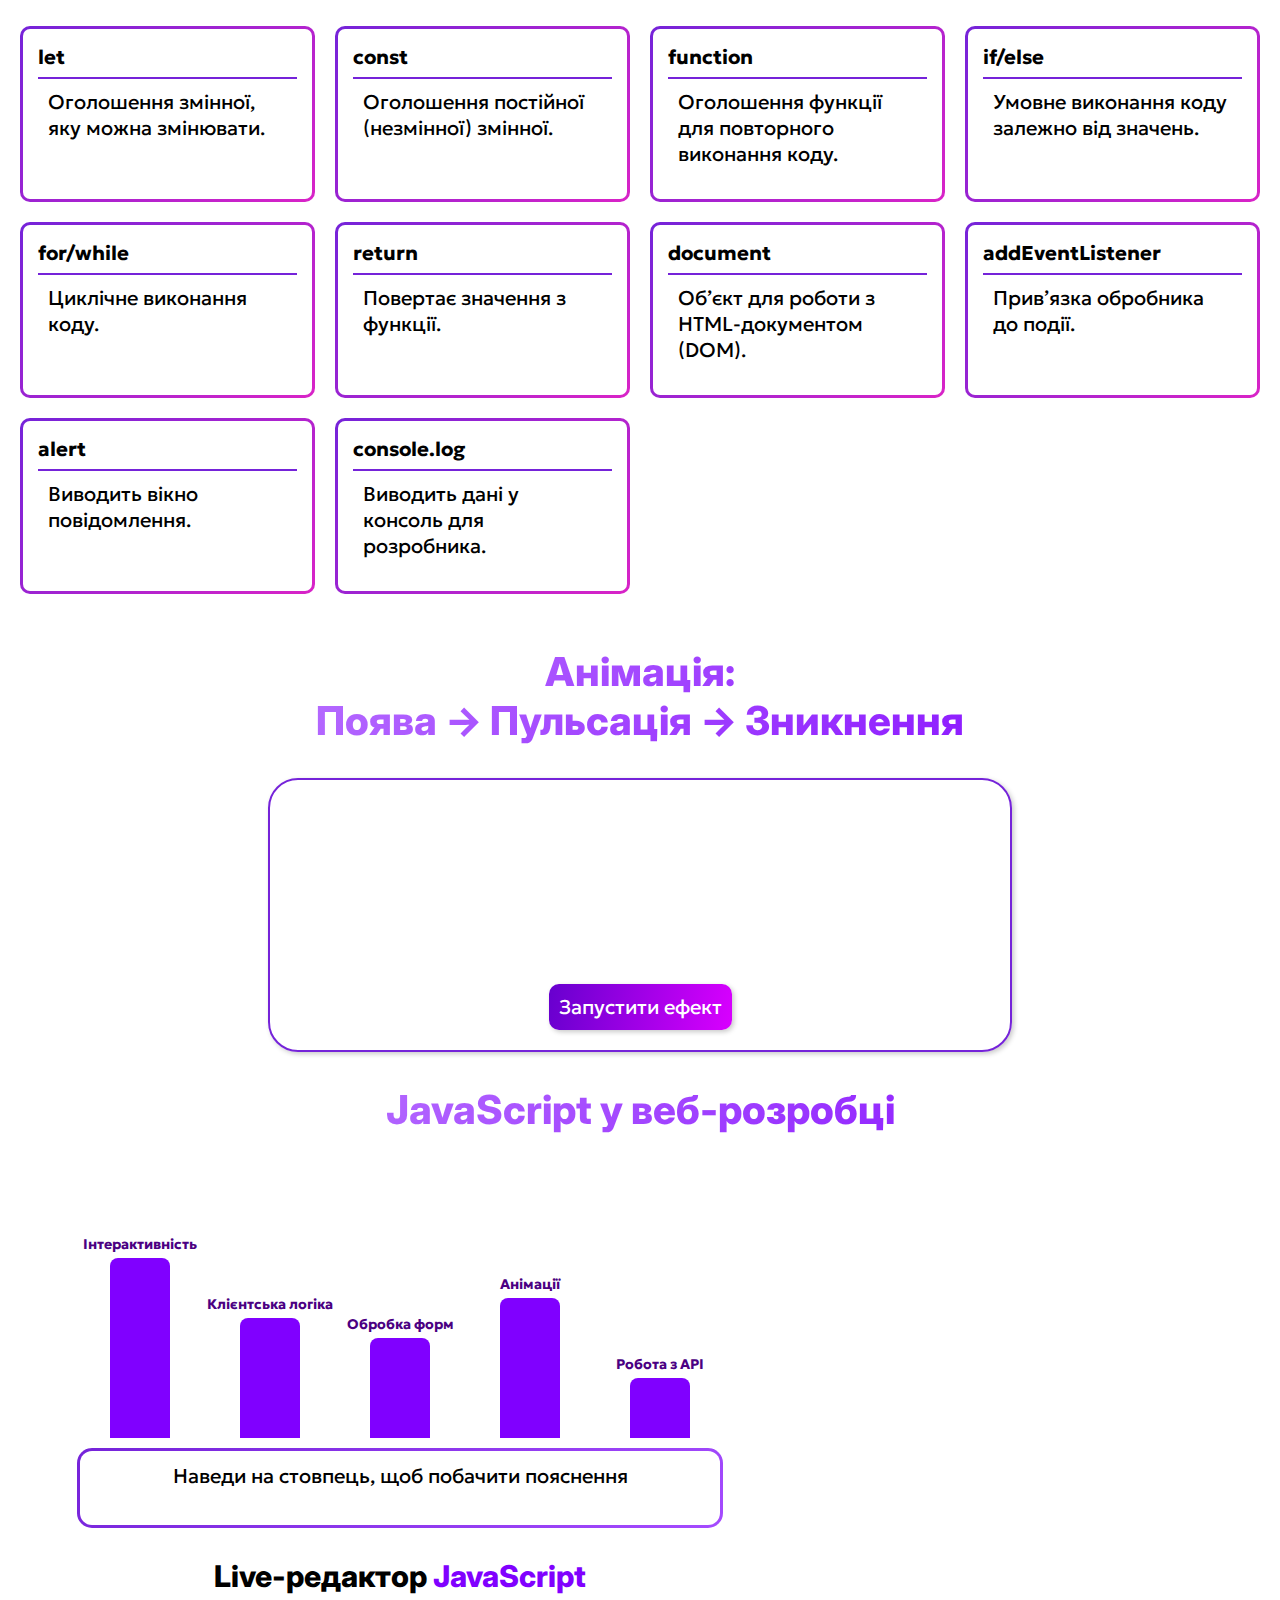
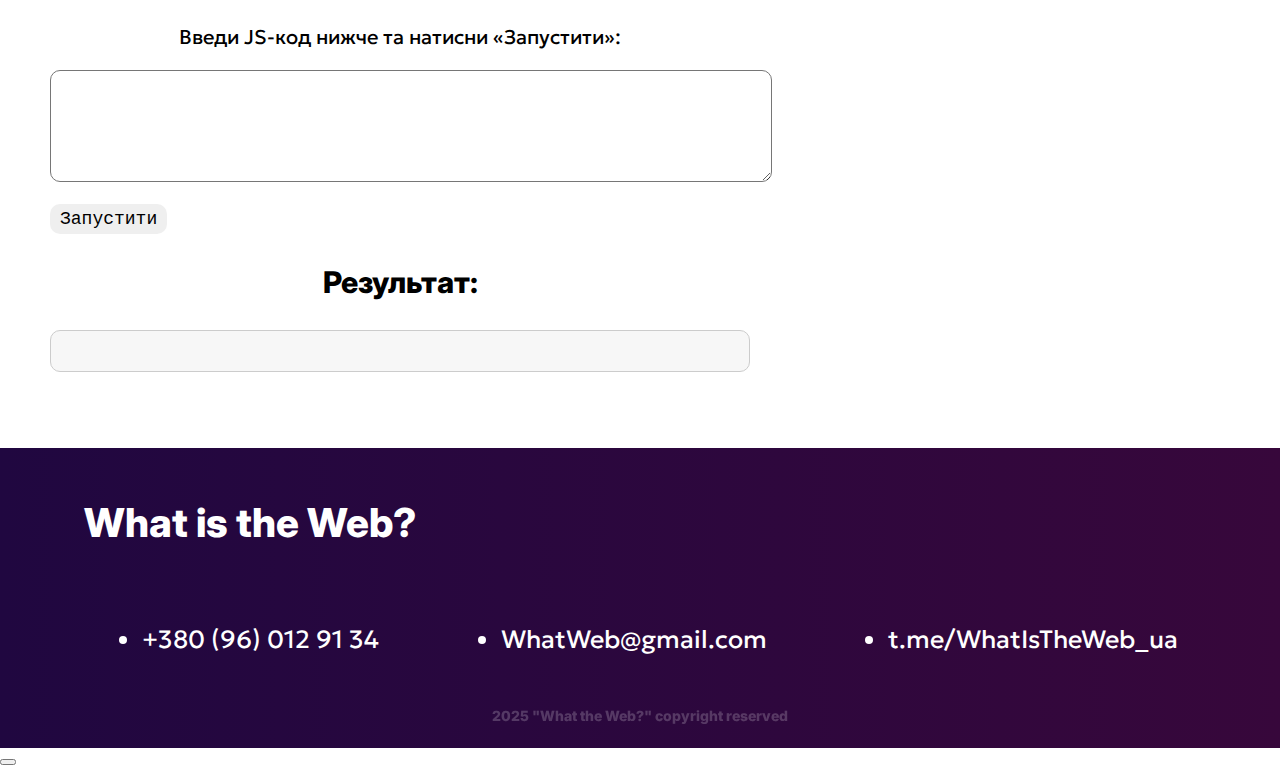
<file: Js-info.html>
<!DOCTYPE html>
<html lang="uk">

<head>
    <meta charset="UTF-8" />
    <meta name="viewport" content="width=device-width, initial-scale=1.0" />
    <title>Що таке JavaScript?</title>
    <link rel="stylesheet" href="js-info.css">
</head>

<body>

    <nav class="mobile-nav">
        <button class="burger" onclick="toggleMenu()" id="burgerBtn">
            <div class="line1"></div>
            <div class="line2"></div>
            <div class="line3"></div>
        </button>
        <a href="index.html" class="logo">What Is The Web?...</a>
    </nav>

    <div class="mobile-menu" id="menu">
        <a href="#home">головна</a>
        <a href="#example">приклад коду</a>
        <a href="#FAQ">FAQ\питання</a>
        <a href="#term">ключові терміни</a>
        <a href="#anim">приклад анімації</a>
        <a href="#table">таблиця Js</a>
        <a href="#live-editor">Live-редактор</a>
    </div>

    <script>
        const menu = document.getElementById("menu");
        const burger = document.getElementById("burgerBtn");
        const links = menu.querySelectorAll("a");

        function toggleMenu() {
            menu.classList.toggle("show");
            burger.classList.toggle("active");
        }

        links.forEach(link => {
            link.addEventListener("click", () => {
                menu.classList.remove("show");
                burger.classList.remove("active");
            });
        });
    </script>

    <aside></aside>

    <header>
        <div id="home"></div>
        <div id="scroll-progress"></div>

        <script src="ProgressBar.js"></script>

        <div class="icon-bkg">
            <i class="fa-solid fa-code"></i>
            <i class="fa-solid fa-microchip"></i>
            <i class="fa-solid fa-terminal"></i>
            <i class="fa-solid fa-code-compare"></i>
            <i class="fa-solid fa-gear"></i>
            <i class="fa-solid fa-network-wired"></i>
        </div>
        <h1>Що таке JS?</h1>

        <div class="anim-list-header">
            <div class="content">
                <div class="item">const</div>
                <div class="item">var</div>
                <div class="item">function</div>
                <div class="item">JavaScript</div>
                <div class="item">for</div>
                <div class="item">while</div>
                <div class="item">onClick</div>
                <div class="item">code</div>
                <div class="item">laptop</div>
                <div class="item">React</div>
            </div>
        </div>

    </header>

    <main>
        <div class="nav">
            <nav>
                <a href="#home">Home</a>
                <div>
                    <a href="html-info.html">HTML</a>
                    <a href="css-info.html">CSS</a>
                    <a href="Js-info.html">JavaScript</a>
                </div>
                <a href="#contacts">contacts</a>
            </nav>
        </div>

        <section class="section-info">
            <p><strong>JavaScript</strong> — це мова програмування, яка дозволяє створювати інтерактивні функції на
                веб-сторінках. З її допомогою можна реагувати на дії користувача, змінювати вміст сторінки без
                перезавантаження, створювати ігри, анімації, обробляти форми та багато іншого.</p>
        </section>

        <section id="example" class="example">
            <article>
                <h2>Приклад простого коду</h2>
                <pre><code>
    // Порахувати суму чисел від 1 до 5
    let sum = 0;
    for (let i = 1; i <= 5; i++) {
        sum += i;
    }
    console.log(\"Сума: \" + sum);</code></pre>

                <p><strong>Пояснення:</strong></p>
                <ul>
                    <li><code>let sum = 0;</code> — створюємо змінну для підсумку.</li>
                    <li><code>for</code> — цикл від 1 до 5.</li>
                    <li><code>sum += i;</code> — додаємо кожне число до <code>sum</code>.</li>
                    <li><code>console.log(...)</code> — виводимо результат у консоль.</li>
                </ul>
            </article>
            <article>
                <img src="js-info.png" alt="photo" width="550px" height="550px">
            </article>
        </section>

        <section id="FAQ" class="FAQ">
            <h2 class="anim-h2">Популярні запитання!</h2>
            <details>
                <summary>Чи можна використовувати JavaScript без HTML?</summary>
                <p>Так, але найчастіше він працює разом із HTML і CSS на веб-сторінках.</p>
            </details>
            <details>
                <summary>Чим відрізняється const від let?</summary>
                <p><code>const</code> — незмінна змінна. <code>let</code> — можна змінювати. Обидві мають блочну область
                    видимості.</p>
            </details>
            <details>
                <summary>Що таке DOM?</summary>
                <p>Document Object Model — структура HTML-документа, яку можна змінювати через JavaScript.</p>
            </details>
        </section>

        <section id="term" class="section-list">
            <h2 class="anim-h2">10 ключових термінів JavaScript</h2>
            <div class="tag-list">
                <div class="tag-card"><strong>let</strong>
                    <p>Оголошення змінної, яку можна змінювати.</p>
                </div>
                <div class="tag-card"><strong>const</strong>
                    <p>Оголошення постійної (незмінної) змінної.</p>
                </div>
                <div class="tag-card"><strong>function</strong>
                    <p>Оголошення функції для повторного виконання коду.</p>
                </div>
                <div class="tag-card"><strong>if/else</strong>
                    <p>Умовне виконання коду залежно від значень.</p>
                </div>
                <div class="tag-card"><strong>for/while</strong>
                    <p>Циклічне виконання коду.</p>
                </div>
                <div class="tag-card"><strong>return</strong>
                    <p>Повертає значення з функції.</p>
                </div>
                <div class="tag-card"><strong>document</strong>
                    <p>Обʼєкт для роботи з HTML-документом (DOM).</p>
                </div>
                <div class="tag-card"><strong>addEventListener</strong>
                    <p>Привʼязка обробника до події.</p>
                </div>
                <div class="tag-card"><strong>alert</strong>
                    <p>Виводить вікно повідомлення.</p>
                </div>
                <div class="tag-card"><strong>console.log</strong>
                    <p>Виводить дані у консоль для розробника.</p>
                </div>
            </div>
        </section>

        <section id="anim" class="section-interactive">
            <h2 class="anim-h2">Анімація:<br> Поява → Пульсація → Зникнення</h2>
            <div class="interactive-box">
                <div id="animatedElement" class="animated-box">JS + CSS</div>
                <button onclick="runAnimatedEffect()">Запустити ефект</button>
            </div>

            <script>
                function runAnimatedEffect() {
                    const el = document.getElementById('animatedElement');

                    el.classList.add('show');

                    setTimeout(() => {
                        el.classList.add('pulsing');
                    }, 1000);

                    setTimeout(() => {
                        el.classList.remove('pulsing');
                        el.classList.add('hide');
                    }, 3000);

                    setTimeout(() => {
                        el.classList.remove('show', 'hide');
                    }, 5000);
                }
            </script>
        </section>

        <section class="section-chart-editor">
            <article>
                <h2 class="anim-h2">JavaScript у веб-розробці</h2>
            </article>
            <article class="flex">
                <div id="table">
                    <div class="chart-container">
                        <div class="bar" style="--value: 90%"
                            data-info="Інтерактивність — реакція на дії користувача, динаміка сторінки.">
                            <span>Інтерактивність</span>
                        </div>
                        <div class="bar" style="--value: 60%"
                            data-info="Клієнтська логіка — обчислення, валідація, фільтри без перезавантаження.">
                            <span>Клієнтська логіка</span>
                        </div>
                        <div class="bar" style="--value: 50%"
                            data-info="Обробка форм — перевірка правильності введення та миттєвий зворотній зв'язок.">
                            <span>Обробка форм</span>
                        </div>
                        <div class="bar" style="--value: 70%"
                            data-info="Анімації — живі ефекти, що керуються подіями або станом.">
                            <span>Анімації</span>
                        </div>
                        <div class="bar" style="--value: 30%"
                            data-info="Робота з API — підключення до сервісів, динамічне оновлення даних.">
                            <span>Робота з API</span>
                        </div>
                    </div>
                    <div class="tooltip-info" id="tooltipText">Наведи на стовпець, щоб побачити пояснення</div>
                </div>
                <div id="live-editor" class="live-editor">
                    <h3>Live-редактор <span>JavaScript</span></h3>
                    <p>Введи JS-код нижче та натисни «Запустити»:</p>
                    <textarea id="jsCode" rows="6" style="width: 100%; font-family: Consolas, monospace; font-weight: 500;"></textarea>
                    <br><br>
                    <button onclick="runCode()">Запустити</button>
                    <h3>Результат:</h3>
                    <div id="outputBox" style="border: 1px solid #ccc; padding: 20px; background: #f7f7f7; border-radius: 10px; font-size: 20px; "></div>
                </div>
            </article>

            <script>
                const bars = document.querySelectorAll('.bar');
                const tooltip = document.getElementById('tooltipText');

                bars.forEach(bar => {
                    bar.addEventListener('mouseenter', () => {
                        tooltip.textContent = bar.dataset.info;
                    });

                    bar.addEventListener('mouseleave', () => {
                        tooltip.textContent = 'Наведи на стовпець, щоб побачити пояснення';
                    });
                });
            </script>
        </section>
        <script>
            function runCode() {
                const code = document.getElementById("jsCode").value;
                const output = document.getElementById("outputBox");

                try {
                    const result = eval(code);
                    output.innerText = result !== undefined ? result : '✔ Код виконано без повернення значення.';
                } catch (error) {
                    output.innerText = '❌ Помилка: ' + error.message;
                }
            }
        </script>
    </main>
    
    <footer id="contacts">
        <h1><i class="fa-solid fa-user-secret"></i> What is the Web?</h1>
        <ul>
            <li>+380 (96) 012 91 34</li>
            <li>WhatWeb@gmail.com</li>
            <li>t.me/WhatIsTheWeb_ua</li>
        </ul>

        <p>2025 "What the Web?" copyright reserved</p>
    </footer>

    <button id="toTopBtn" title="Вгору"><i class="fa-solid fa-angle-up"></i></button>

    <script>
        const toTopBtn = document.getElementById("toTopBtn");

        window.addEventListener("scroll", () => {
            if (window.scrollY > 300) {
                toTopBtn.style.display = "block";
            } else {
                toTopBtn.style.display = "none";
            }
        });

        toTopBtn.addEventListener("click", () => {
            window.scrollTo({ top: 0, behavior: "smooth" });
        });
    </script>
</body>

</html>
</file>
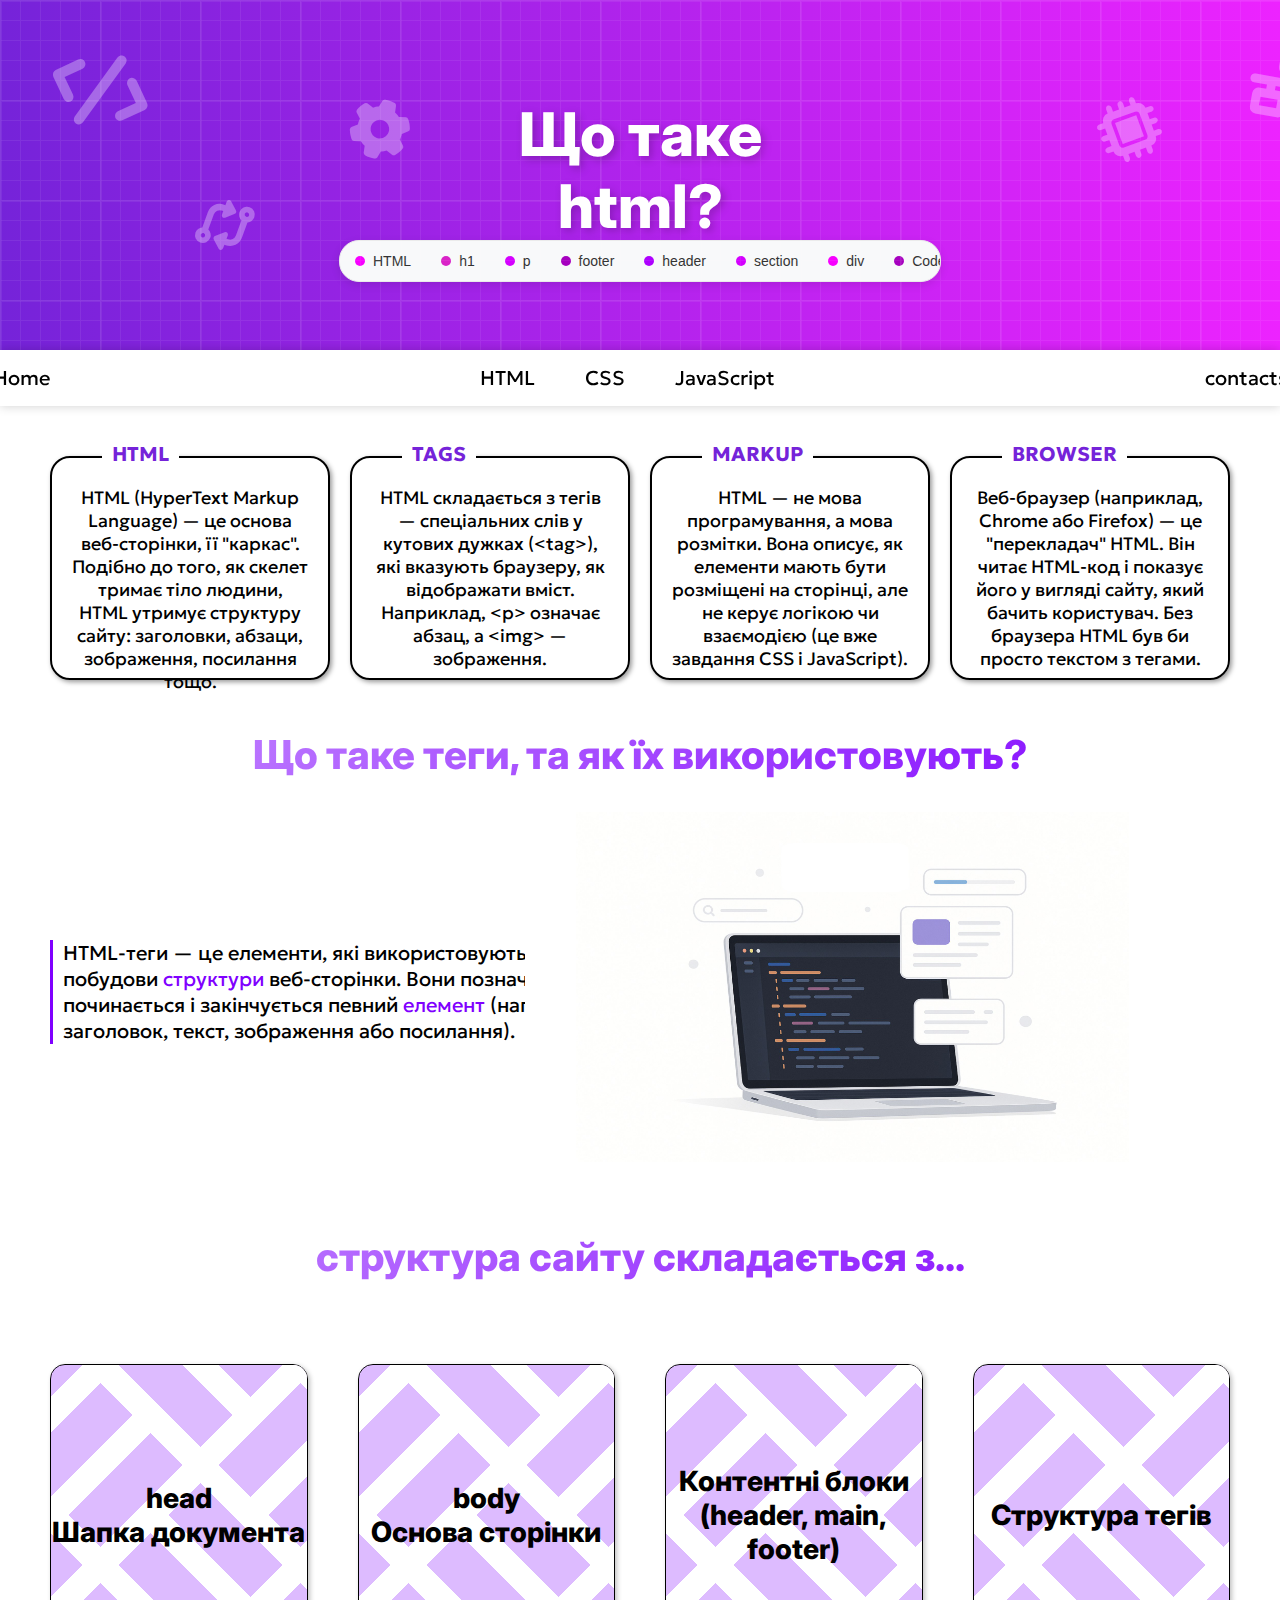
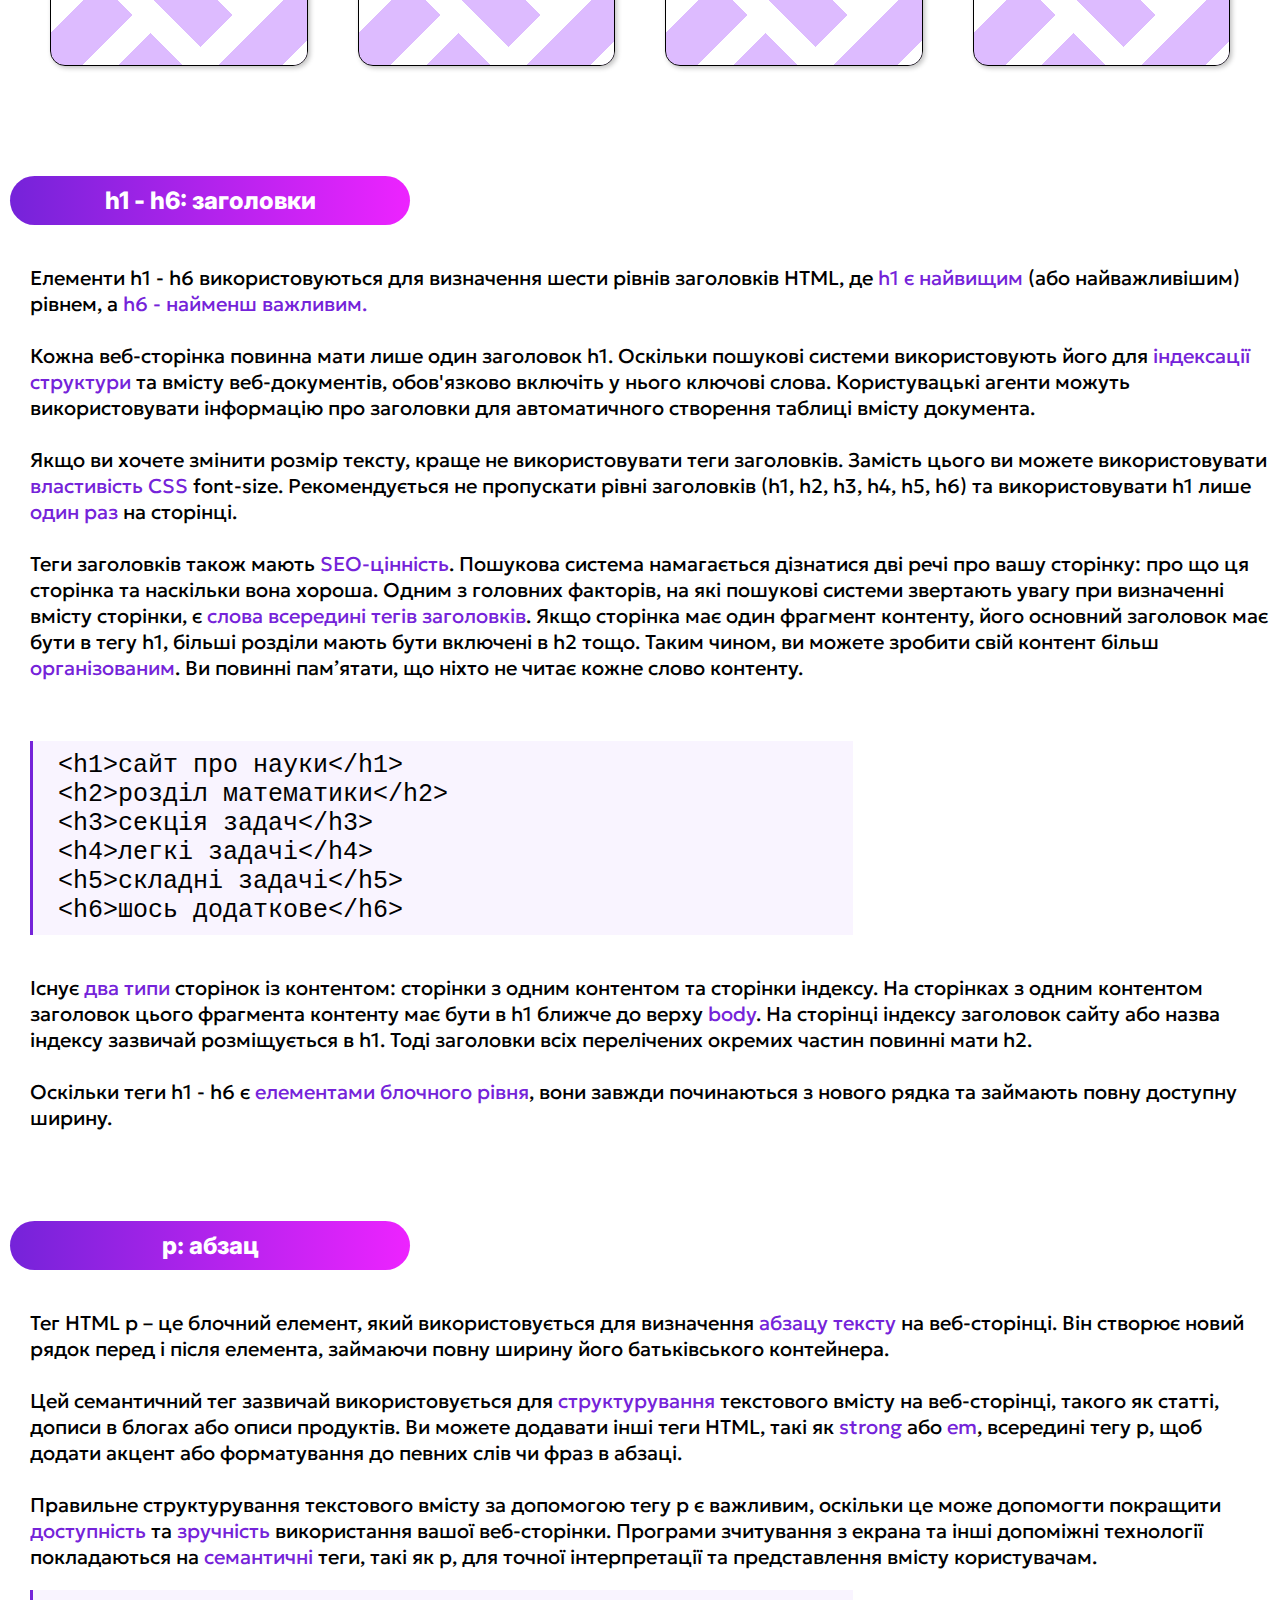
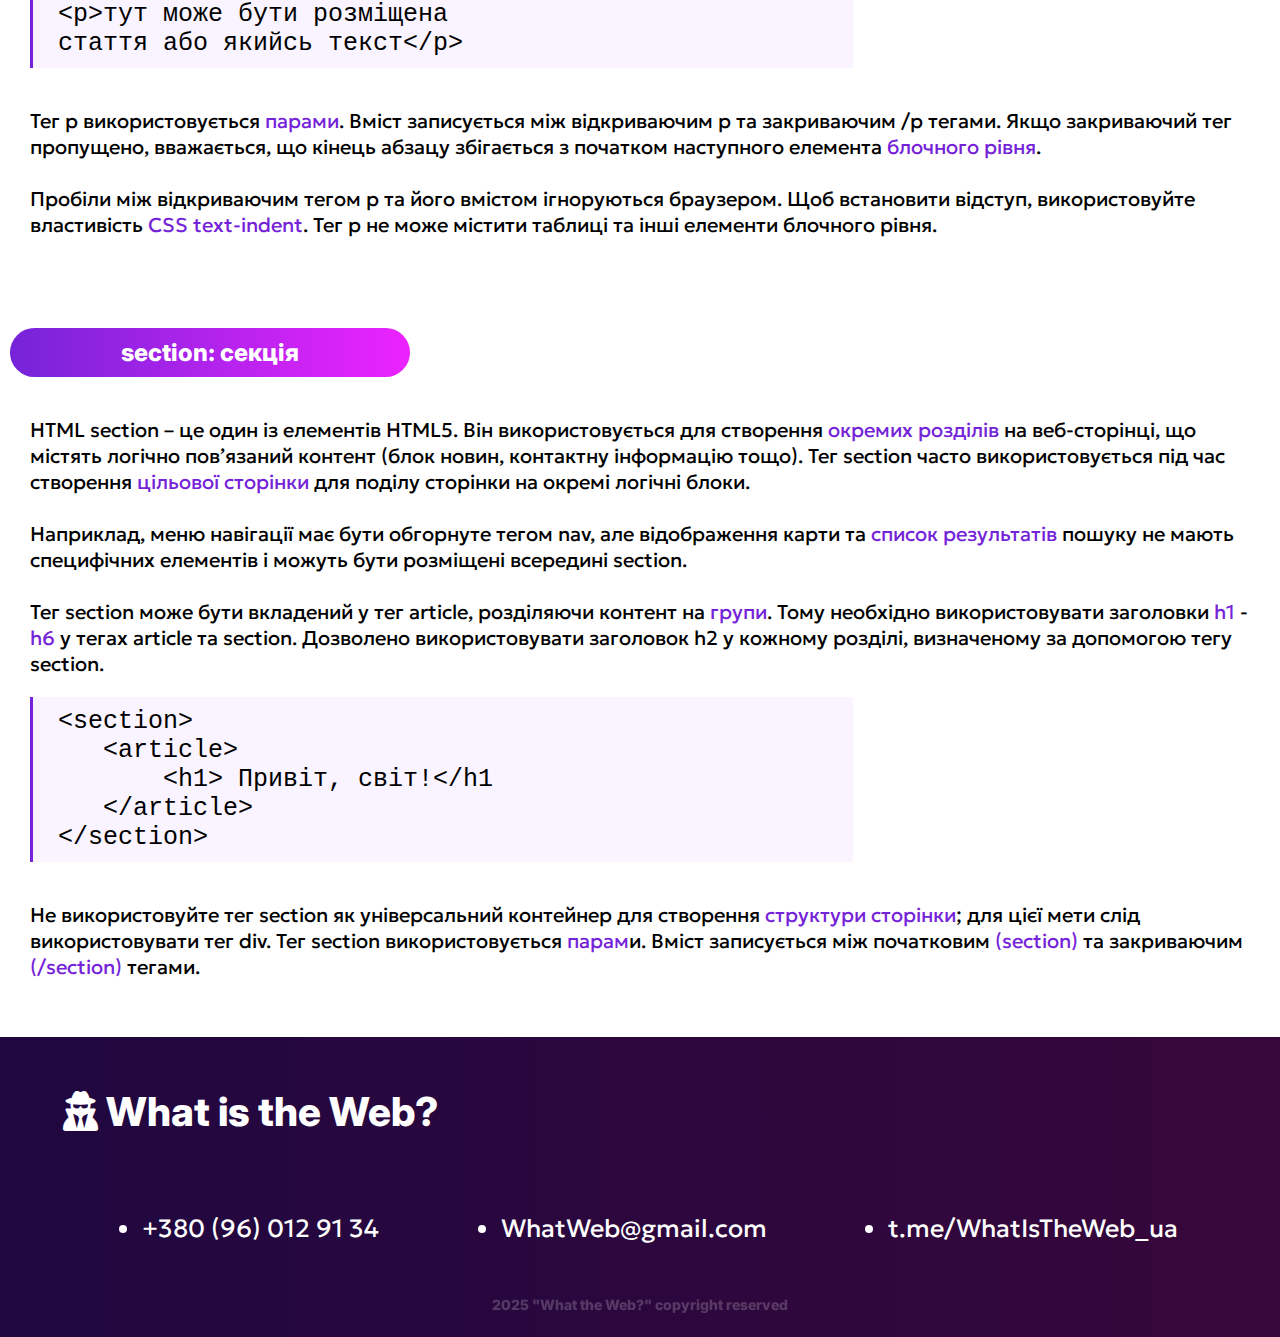
<file: web/html-info.html>
<!DOCTYPE html>
<html lang="en">

<head>
    <meta charset="UTF-8">
    <meta name="viewport" content="width=device-width, initial-scale=1.0">
    <title>prototype | web</title>

    <link rel="stylesheet" href="https://cdnjs.cloudflare.com/ajax/libs/font-awesome/6.7.2/css/all.min.css"
        integrity="sha512-Evv84Mr4kqVGRNSgIGL/F/aIDqQb7xQ2vcrdIwxfjThSH8CSR7PBEakCr51Ck+w+/U6swU2Im1vVX0SVk9ABhg=="
        crossorigin="anonymous" referrerpolicy="no-referrer" />
    <link rel="stylesheet" href="style-html.css">
</head>

<body>

    <nav class="mobile-nav">
        <button class="burger" onclick="toggleMenu()" id="burgerBtn">
            <div class="line1"></div>
            <div class="line2"></div>
            <div class="line3"></div>
        </button>
        <a href="index.html" class="logo">What Is The Web?...</a>
    </nav>

    <div class="mobile-menu" id="menu">
        <a href="#home">Головна</a>
        <a href="#html-tags">Про HTML теги</a>
        <a href="#structure">Структура сайту</a>
        <a href="#tags-list">Список тегів</a>
    </div>

    <script>
        const menu = document.getElementById("menu");
        const burger = document.getElementById("burgerBtn");
        const links = menu.querySelectorAll("a");

        function toggleMenu() {
            menu.classList.toggle("show");
            burger.classList.toggle("active");
        }

        links.forEach(link => {
            link.addEventListener("click", () => {
                menu.classList.remove("show");
                burger.classList.remove("active");
            });
        });
    </script>

    <aside></aside>

    <header>
        <div id="home"></div>
        <div id="scroll-progress"></div>

        <script src="ProgressBar.js"></script>

        <div class="icon-bkg">
            <i class="fa-solid fa-code"></i>
            <i class="fa-solid fa-microchip"></i>
            <i class="fa-solid fa-terminal"></i>
            <i class="fa-solid fa-code-compare"></i>
            <i class="fa-solid fa-gear"></i>
            <i class="fa-solid fa-network-wired"></i>
        </div>
        <h1>Що таке html?</h1>

        <div class="anim-list-header">
            <div class="content">
                <div class="item">HTML</div>
                <div class="item">h1</div>
                <div class="item">p</div>
                <div class="item">footer</div>
                <div class="item">header</div>
                <div class="item">section</div>
                <div class="item">div</div>
                <div class="item">Code</div>
                <div class="item">main</div>
                <div class="item">@keyframes</div>
            </div>
        </div>

    </header>

    <main>

        <div class="nav">
            <nav>
                <a href="index.html">Home</a>
                <div>
                    <a href="html-info.html">HTML</a>
                    <a href="css-info.html">CSS</a>
                    <a href="Js-info.html">JavaScript</a>
                </div>
                <a href="#contacts">contacts</a>
            </nav>
        </div>

        <section class="hover-cards">
            <div class="container">
                <div class="card">
                    <h1>HTML</h1>
                    <p>HTML (HyperText Markup Language) — це основа
                        веб-сторінки, її "каркас". Подібно до того, як
                        скелет тримає тіло людини, HTML утримує структуру
                        сайту: заголовки, абзаци, зображення, посилання тощо.
                    </p>
                </div>
                <div class="card">
                    <h1>TAGS</h1>
                    <p>HTML складається з тегів — спеціальних
                        слів у кутових дужках (&lt;tag&gt;), які
                        вказують браузеру, як відображати
                        вміст. Наприклад, &lt;p&gt; означає абзац,
                        а &lt;img&gt; — зображення.
                    </p>
                </div>
                <div class="card">
                    <h1>MARKUP</h1>
                    <p>HTML — не мова програмування, а мова розмітки. Вона
                        описує, як елементи мають бути розміщені на сторінці,
                        але не керує логікою чи взаємодією (це вже завдання
                        CSS і JavaScript).
                    </p>
                </div>
                <div class="card">
                    <h1>BROWSER</h1>
                    <p>Веб-браузер (наприклад, Chrome або Firefox) — це
                        "перекладач" HTML. Він читає HTML-код і показує його
                        у вигляді сайту, який бачить користувач. Без браузера
                        HTML був би просто текстом з тегами.
                    </p>
                </div>
            </div>
        </section>

        <section class="hover-cards-mobile">
            <div class="slider-wrapper" id="slider">
                <div class="card">
                    <h1>HTML</h1>
                    <p>HTML (HyperText Markup Language) — це основа
                        веб-сторінки, її "каркас". Подібно до того, як
                        скелет тримає тіло людини, HTML утримує структуру
                        сайту: заголовки, абзаци, зображення, посилання тощо.
                    </p>
                </div>
                <div class="card">
                    <h1>TAGS</h1>
                    <p>HTML складається з тегів — спеціальних
                        слів у кутових дужках (&lt;tag&gt;), які
                        вказують браузеру, як відображати
                        вміст. Наприклад, &lt;p&gt; означає абзац,
                        а &lt;img&gt; — зображення.
                    </p>
                </div>
                <div class="card">
                    <h1>MARKUP</h1>
                    <p>HTML — не мова програмування, а мова розмітки. Вона
                        описує, як елементи мають бути розміщені на сторінці,
                        але не керує логікою чи взаємодією (це вже завдання
                        CSS і JavaScript).
                    </p>
                </div>
                <div class="card">
                    <h1>BROWSER</h1>
                    <p>Веб-браузер (наприклад, Chrome або Firefox) — це
                        "перекладач" HTML. Він читає HTML-код і показує його
                        у вигляді сайту, який бачить користувач. Без браузера
                        HTML був би просто текстом з тегами.
                    </p>
                </div>
            </div>

            <div class="slider-controls">
                <button class="slider-btn" onclick="scrollSlider(-1)">←</button>
                <button class="slider-btn" onclick="scrollSlider(1)">→</button>
            </div>

            <script src="slider-mob.js"></script>

        </section>

        <h2 id="html-tags" class="anim-h2">Що таке теги, та як їх використовують?</h2>

        <section class="tags-section">
            <article>
                <p>HTML-теги — це елементи, які використовуються
                    для побудови <span>структури</span> веб-сторінки. Вони
                    позначають, де починається і закінчується
                    певний <span>елемент</span> (наприклад, заголовок, текст,
                    зображення або посилання).</p>
                <img style="position: relative; right: 100px;" src="laptop.jpg" alt="photo" width="700px"
                    height="350px">
            </article>
        </section>

        <h2 id="structure" class="info-box-h2">структура сайту складається з...</h2>

        <section class="info-box-section">
            <div class="info-box">
                <div class="font">head<br> Шапка документа</div>
                <div class="back">Містить мета-інформацію:
                    назву сторінки, кодування, підключення CSS,
                    скриптів, іконок.<br><br>
                    Не відображається на самій сторінці напряму.</div>
            </div>
            <div class="info-box">
                <div class="font">body<br> Основа сторінки</div>
                <div class="back">Тут розміщується весь вміст,
                    який бачить користувач: текст, зображення,
                    кнопки, меню.<br><br>
                    В розділ body входить header, main, footer.</div>
            </div>
            <div class="info-box">
                <div class="font"> Контентні блоки<br> (header, main, footer)</div>
                <div class="back">Впорядковують сторінку логічно:<br><br>
                    header — верхній блок із заголовком або логотипом<br>
                    main — основна частина контенту<br>
                    footer — нижня частина, авторство, контакти</div>
            </div>
            <div class="info-box">
                <div class="font">Структура тегів</div>
                <div class="back">Вся сторінка будується за допомогою HTML-тегів, які утворюють дерево: один тег
                    міститься в іншому.</div>
            </div>
        </section>

        <section id="tags-list" class="tags-card-section">
            <div class="tags-card">
                <h2>h1 - h6: заголовки</h2>
                <p>Елементи h1 - h6 використовуються для визначення шести
                    рівнів заголовків HTML, де <span>h1 є найвищим</span>
                    (або найважливішим) рівнем, а <span>h6 - найменш важливим.</span><br><br>
                    Кожна веб-сторінка повинна мати лише один заголовок h1. Оскільки
                    пошукові системи використовують його для <span>індексації структури</span> та
                    вмісту веб-документів, обов'язково включіть у нього ключові слова.
                    Користувацькі агенти можуть використовувати інформацію про
                    заголовки для автоматичного створення таблиці вмісту документа.<br><br>
                    Якщо ви хочете змінити розмір тексту, краще не використовувати теги
                    заголовків. Замість цього ви можете використовувати <span>властивість CSS</span>
                    font-size. Рекомендується не пропускати рівні заголовків
                    (h1, h2, h3, h4, h5, h6) та використовувати h1 лише <span>один раз</span> на сторінці.<br><br>
                    Теги заголовків також мають <span>SEO-цінність</span>. Пошукова система намагається
                    дізнатися дві речі про вашу сторінку: про що ця сторінка та наскільки вона
                    хороша. Одним з головних факторів, на які пошукові системи звертають увагу
                    при визначенні вмісту сторінки, є <span>слова всередині тегів заголовків</span>.
                    Якщо сторінка має один фрагмент контенту, його основний заголовок має
                    бути в тегу h1, більші розділи мають бути включені в h2 тощо. Таким чином, ви
                    можете зробити свій контент більш <span>організованим</span>. Ви повинні пам’ятати,
                    що ніхто не читає кожне слово контенту.</p>
                </p>
                <pre>
 &lt;h1>сайт про науки&lt;/h1>
 &lt;h2>розділ математики&lt;/h2>
 &lt;h3>секція задач&lt;/h3>
 &lt;h4>легкі задачі&lt;/h4>
 &lt;h5>складні задачі&lt;/h5>
 &lt;h6>шось додаткове&lt;/h6></pre>
                <p>Існує <span>два типи</span> сторінок із контентом: сторінки з одним контентом
                    та сторінки індексу. На сторінках з одним контентом заголовок
                    цього фрагмента контенту має бути в h1 ближче до верху <span>body</span>. На
                    сторінці індексу заголовок сайту або назва індексу зазвичай
                    розміщується в h1. Тоді заголовки всіх перелічених окремих частин
                    повинні мати h2.<br><br>
                    Оскільки теги h1 - h6 є <span>елементами блочного рівня</span>, вони завжди
                    починаються з нового рядка та займають повну доступну ширину.
                </p>
            </div>

            <div class="tags-card">
                <h2>p: абзац</h2>
                <p>Тег HTML p – це блочний елемент, який
                    використовується для визначення <span>абзацу тексту </span>
                    на веб-сторінці. Він створює новий рядок перед
                    і після елемента, займаючи повну ширину його
                    батьківського контейнера.<br><br>
                    Цей семантичний тег зазвичай використовується для
                    <span>структурування</span> текстового вмісту на веб-сторінці,
                    такого як статті, дописи в блогах або описи
                    продуктів. Ви можете додавати інші теги HTML,
                    такі як <span>strong</span> або <span>em</span>, всередині тегу p, щоб додати
                    акцент або форматування до певних слів чи фраз в
                    абзаці.<br><br>
                    Правильне структурування текстового вмісту за
                    допомогою тегу p є важливим, оскільки це може
                    допомогти покращити <span>доступність</span> та <span>зручність </span>
                    використання вашої веб-сторінки. Програми
                    зчитування з екрана та інші допоміжні технології
                    покладаються на <span>семантичні</span> теги, такі як p, для
                    точної інтерпретації та представлення вмісту
                    користувачам.
                </p>
                <pre>
 &lt;p>тут може бути розміщена 
 стаття або якийсь текст&lt;/p></pre>
                <p>Тег p використовується <span>парами</span>. Вміст записується між
                    відкриваючим p та закриваючим /p тегами. Якщо закриваючий тег
                    пропущено, вважається, що кінець абзацу збігається з початком
                    наступного елемента <span>блочного рівня</span>.<br><br>
                    Пробіли між відкриваючим тегом p та його вмістом ігноруються
                    браузером. Щоб встановити відступ, використовуйте властивість
                    <span>CSS text-indent</span>.
                    Тег p не може містити таблиці та інші елементи блочного рівня.
                </p>
            </div>

            <div class="tags-card">
                <h2>section: секція</h2>
                <p>HTML section – це один із елементів HTML5.
                    Він використовується для створення <span>окремих
                        розділів</span> на веб-сторінці, що містять логічно
                    пов’язаний контент (блок новин, контактну
                    інформацію тощо). Тег section часто
                    використовується під час створення <span>цільової
                        сторінки</span> для поділу сторінки на окремі
                    логічні блоки.<br><br>
                    Наприклад, меню навігації має бути обгорнуте
                    тегом nav, але відображення карти та <span>список
                        результатів</span> пошуку не мають специфічних
                    елементів і можуть бути розміщені
                    всередині section.<br><br>
                    Тег section може бути вкладений у тег
                    article, розділяючи контент на <span>групи</span>.
                    Тому необхідно використовувати заголовки
                    <span>h1</span> - <span>h6</span> у тегах article та section.
                    Дозволено використовувати заголовок h2 у
                    кожному розділі, визначеному за допомогою
                    тегу section.
                </p>
                <pre>
 &lt;section>
    &lt;article> 
        &lt;h1> Привіт, світ!&lt;/h1 
    &lt;/article>
 &lt;/section></pre>
                <p>Не використовуйте тег section як універсальний
                    контейнер для створення <span>структури сторінки</span>;
                    для цієї мети слід використовувати тег div.
                    Тег section використовується <span>парам</span>и. Вміст
                    записується між початковим <span>(section)</span> та закриваючим
                    <span>(/section)</span> тегами.
                </p>
            </div>
        </section>
    </main>

    <footer id="contacts">
        <h1><i class="fa-solid fa-user-secret"></i> What is the Web?</h1>
        <ul>
            <li>+380 (96) 012 91 34</li>
            <li>WhatWeb@gmail.com</li>
            <li>t.me/WhatIsTheWeb_ua</li>
        </ul>

        <p>2025 "What the Web?" copyright reserved</p>
    </footer>
</body>

</html>
</file>
<file: style.css>
@import url('https://fonts.googleapis.com/css2?family=Geologica:wght@100..900&family=Inter:ital,opsz,wght@0,14..32,100..900;1,14..32,100..900&family=Overpass:ital,wght@0,100..900;1,100..900&display=swap');

body {
    margin: 0;
    scrollbar-width: none;
    -ms-overflow-style: none;
}

body::-webkit-scrollbar {
    display: none;
    opacity: 0;
}

body.no-scroll {
    overflow: hidden;
}

#scroll-progress {
    position: fixed;
    top: 0;
    left: 0;
    height: 5px;
    width: 0%;
    background: linear-gradient(270deg, #ED23FF 0%, #7523D9 100%);
    z-index: 9999;
    transition: width 0.1s ease-out;
}

#home {
    position: relative;
    top: -200px;
}

aside {
    width: 100%;
    height: 350px;
    position: absolute;
    top: 0;
    z-index: 1;
    opacity: 0.2;
    animation: header 4.5s ease;
}

aside {
    --s: 100px;
    --c1: #ffffff56;
    --c2: #00000000;

    --_g: #0000 90deg, var(--c1) 0;
    background:
        conic-gradient(from 90deg at 2px 2px, var(--_g)),
        conic-gradient(from 90deg at 1px 1px, var(--_g)),
        var(--c2);
    background-size: var(--s) var(--s), calc(var(--s)/5) calc(var(--s)/5);
}

header {
    position: relative;
    margin: 0;
    height: 350px;
    background: linear-gradient(270deg, #ED23FF 0%, #7523D9 100%);
    display: flex;
    align-items: center;
    justify-content: center;
    animation: header 4.5s ease;
}

@keyframes header {
    0% {
        height: 750px;
    }

    50% {
        height: 750px;
    }

    100% {
        height: 350px;
    }
}

header h1 {
    width: 100%;
    color: white;
    text-align: center;
    font-family: "Inter", sans-serif;
    ;
    font-weight: 800;
    font-style: normal;
    font-size: 60px;
    border-bottom: 5px solid #ffffff;
    padding-bottom: 6px;
    margin-left: 450px;
    margin-right: 450px;
    filter: drop-shadow(3px 3px 4px #00000037);
    animation: h1-header 2s ease;
}

@keyframes h1-header {
    0% {
        opacity: 0;
        transform: translateY(20px);
    }

    100% {
        opacity: 1;
        transform: translateY(0);
    }
}

header .anim-list-header {
    width: 600px;
    height: 40px;
    background: #f8f9fa;
    border-radius: 20px;
    box-shadow: 0 3px 10px #0000001a;
    overflow: hidden;
    border: 1px solid #eaeaea;
    position: absolute;
    top: 240px;
    left: 50%;
    transform: translateX(-50%);
    animation: anim-list 4.5s ease;
}

@keyframes anim-list {
    0% {
        opacity: 0;
        transform: translate(-50%, 220px);
    }

    50% {
        opacity: 1;
        transform: translate(-50%, 200px);
    }

    100% {
        opacity: 1;
        transform: translate(-50%, 0);
    }
}

.anim-list-header .content {
    display: flex;
    white-space: nowrap;
    animation: scroll 20s linear infinite;
    height: 100%;
    align-items: center;
}

.anim-list-header .content .item {
    display: inline-flex;
    align-items: center;
    padding: 0 15px;
    height: 40px;
    font-family: sans-serif;
    font-size: 14px;
    color: #333;
}

.anim-list-header .item::before {
    content: "";
    display: inline-block;
    width: 10px;
    height: 10px;
    margin-right: 8px;
    border-radius: 50%;
    background: #f700ff;
}

.anim-list-header .item:nth-child(2n)::before {
    background: #d923c7;
}

.anim-list-header .item:nth-child(3n)::before {
    background: #d400ff;
}

.anim-list-header .item:nth-child(4n)::before {
    background: #a600bf;
}

.anim-list-header .item:nth-child(5n)::before {
    background: #ae00ff;
}

@keyframes scroll {
    0% {
        transform: translateX(600px);
    }

    100% {
        transform: translateX(-900px);
    }
}

.icon-bkg>i {
    color: #ffffff51;
    position: absolute;
    transition: all 0.6s ease;
    animation: i 4s ease;
}

@keyframes i {
    0% {
        opacity: 0;
    }

    70% {
        opacity: 0;
    }

    100% {
        opacity: 1;
    }
}

.icon-bkg i:nth-child(1) {
    top: 50px;
    left: 50px;
    font-size: 80px;
    transform: rotate(20deg);
}

.icon-bkg i:nth-child(2) {
    top: 100px;
    left: 1100px;
    font-size: 60px;
    transform: rotate(-20deg);
}

.icon-bkg i:nth-child(3) {
    top: 200px;
    left: 1350px;
    font-size: 70px;
}

.icon-bkg i:nth-child(4) {
    top: 200px;
    left: 200px;
    font-size: 50px;
    transform: rotate(20deg);
}

.icon-bkg i:nth-child(5) {
    top: 100px;
    left: 350px;
    font-size: 60px;
    transform: rotate(20deg);
}

.icon-bkg i:nth-child(6) {
    top: 50px;
    left: 1250px;
    font-size: 70px;
    transform: rotate(10deg);
}

.icon-bkg i:hover {
    transform: scale(1.05);
    color: #ffffff;
    filter: drop-shadow(4px 4px 10px #0000003f);
    cursor: pointer;
}

.nav {
    width: 100%;
    position: sticky;
    top: 5px;
    box-shadow: 0 0 10px #00000030;
    z-index: 9998;
}

.nav nav {
    width: 100%;
    display: flex;
    justify-content: center;
    gap: 400px;
    align-items: center;
    background: #ffffff;
}

.nav nav a {
    color: #000000;
    text-decoration: none;
    font-size: 20px;
    padding: 15px;
    font-family: "Geologica", sans-serif;
    transition: all 0.2s ease;
}

.nav nav a:first-child:hover {
    color: #7523D9;
}

.nav nav a:last-child:hover {
    color: #ED23FF;
}

.nav nav a:hover {
    background: #0000000c;
}

.nav nav div {
    display: flex;
    gap: 20px;
}

.nav nav div a:hover {
    color: #ED23FF;
}

.nav nav div a:first-child:hover {
    color: #ED23FF;
}

.about {
    position: static;
    padding: 50px;
    margin-bottom: 50px;
}

.about h1 {
    font-size: 30px;
    margin-left: 100px;
    margin-top: 3dvh;
    font-family: "Geologica", sans-serif;
    z-index: -1;
}

.about h1 i {
    color: #7523D9;
}

.about p {
    width: 600px;
    margin-left: 50px;
    margin-top: 30px;
    font-size: 20px;
    font-family: "Geologica", sans-serif;
    font-optical-sizing: auto;
    font-style: normal;
    z-index: -1;
}

.about p span {
    color: #7523D9;
}

.img {
    position: absolute;
    top: 360px;
    right: 32px;
}

.html-section {
    position: relative;
    height: 100%;
}

.html-section h1,
.css-section h1,
.Js-section h1 {
    text-align: center;
    width: 500px;
    font-size: 30px;
    font-family: "Geologica", sans-serif;
    padding: 10px;
    color: #ffffff;
    border-radius: 0 20px 20px 0;
    background: linear-gradient(270deg, #ED23FF 0%, #7523D9 100%);
}

.html-section h1 i,
.css-section h1 i,
.Js-section h1 i {
    margin-right: 10px;
}

.html-section .n1,
.css-section .n1,
.Js-section .n1 {
    font-family: "Geologica", sans-serif;
    font-optical-sizing: auto;
    font-style: normal;
    font-size: 20px;
    padding: 30px 0 0 60px;
    width: 700px;
}

.html-section .n1 span,
.css-section .n1 span,
.Js-section .n1 span {
    color: #7523D9;
}

.work-html,
.work-css,
.work-Js {
    position: absolute;
    top: 10px;
    right: 80px;
}

.work-html h2,
.work-css h2,
.work-Js h2 {
    text-align: center;
    font-size: 30px;
    font-family: "Geologica", sans-seri;
    font-weight: 500;
}

.work-html .n2,
.work-css .n2,
.work-Js .n2 {
    font-family: "Geologica", sans-serif;
    font-optical-sizing: auto;
    font-style: normal;
    font-size: 18px;
    width: 600px;
    text-align: center;
}

.html-section .code-box {
    background-color: #1e1e1e;
    color: #ffffff;
    border-radius: 10px;
    font-family: Consolas, monospace;
    font-weight: 500;
    overflow-x: auto;
    white-space: pre;
    padding: 20px 0 20px 0;
    display: flex;
    justify-content: center;
    flex-wrap: wrap;
    gap: 20px;
}

.gray {
    color: #8e8e8e;
}

.blue {
    color: cornflowerblue;
}

.html-section .work-html .h4-1 {
    font-family: "Geologica", sans-serif;
    font-optical-sizing: auto;
    font-style: normal;
    font-weight: 450;
    font-size: 20px;
    text-align: center;
    width: 600px;
}

.html-section .possibility-html h2 {
    text-align: center;
    font-size: 30px;
    font-family: "Geologica", sans-serif;
    margin-top: 70px;
    padding-bottom: 20px;
    ;
}

.html-section .possibility-html h2 i {
    color: #ae00ff;
    font-size: 48px;
    font-weight: bold;
    position: relative;
    bottom: -7px;
}

.html-section .possibility-html table {
    font-family: "Geologica", sans-serif;
    font-optical-sizing: auto;
    font-style: normal;
    font-size: 20px;
    border-collapse: collapse;
    position: relative;
    left: 50%;
    transform: translateX(-50%);
    width: 1200px;
}

.html-section .possibility-html table tr:first-child {
    font-weight: bold;
}

.html-section .possibility-html table td {
    border: 2px solid black;
    padding: 10px;
}

.css-section {
    position: relative;
    top: 50px;
}

.css-section .work-css .code-box {
    background-color: #1e1e1e;
    color: #ffffff;
    border-radius: 10px;
    font-family: Consolas, monospace;
    font-weight: 500;
    overflow-x: auto;
    white-space: pre;
    padding: 20px 0 20px 0;
}

.yellow {
    color: #ffce65;
}

.green {
    color: #abffab;
}

.green-2 {
    color: green;
}

.red {
    color: #c58862;
}

.yellow-2 {
    color: yellow;
}

.css-section .connect-css {
    position: relative;
    top: 50px;
}

.css-section .connect-css h3 {
    width: 800px;
    text-align: center;
    font-size: 25px;
    font-family: "Geologica", sans-serif;
}

.css-section .connect-css table {
    font-family: "Geologica", sans-serif;
    font-optical-sizing: auto;
    font-style: normal;
    font-size: 20px;
    border-collapse: collapse;
    margin-left: 50px;
}

.css-section .connect-css table td {
    padding: 10px;
    font-size: 17px;
}

.css-section .connect-css table tr:first-child {
    font-weight: 600;
}

.css-section .connect-css table tr {
    border-bottom: 1.7px solid #ccc;
}

.css-section img {
    position: absolute;
    right: 10px;
    top: 400px;
}

.css-section .facts-css {
    width: 750px;
    position: relative;
    top: 60px;
}

.css-section .facts-css h4 {
    width: 400px;
    text-align: center;
    font-size: 25px;
    font-family: "Geologica", sans-serif;
    margin-bottom: -10px;
}

.css-section .facts-css p {
    font-size: 20px;
    font-family: "Geologica", sans-serif;
    font-optical-sizing: auto;
    font-style: normal;
    z-index: -1;
    margin-left: 50px;
    border-left: 4px solid #a600bf;
    padding: 10px;
}

.Js-section {
    position: relative;
    top: 150px;
}

.Js-section .work-Js .code-box {
    background-color: #1e1e1e;
    color: #ffffff;
    border-radius: 10px;
    font-family: Consolas, monospace;
    font-weight: 500;
    overflow-x: auto;
    white-space: pre;
    padding: 20px 0 20px 0;
}

.light-blue {
    color: #add8e6;
}

.possibility-Js h2 {
    position: relative;
    top: 30px;
    text-align: center;
    width: 700px;
    font-size: 25px;
    font-family: "Geologica", sans-serif;
}

.possibility-Js table {
    position: relative;
    top: 30px;
    left: 50px;
    width: 800px;
    border-collapse: collapse;
    font-size: 17px;
    font-family: "Geologica", sans-serif;
}

.possibility-Js tr:first-child {
    font-weight: bold;
}

.possibility-Js td {
    border-bottom: 2px solid #cdcdcd;
    padding: 10px;
}

.Js-section img {
    position: absolute;
    right: 100px;
    top: 420px;
}


footer {
    background: linear-gradient(270deg, #37073b 0%, #200740 100%);
    height: 300px;
    width: 100%;
    position: relative;
    top: 200px;
}

footer h1 {
    text-align: center;
    font-family: "Inter", sans-serif;
    ;
    font-weight: 800;
    font-style: normal;
    font-size: 40px;
    padding: 50px;
    width: 400px;
    color: #ffffff;
}

footer ul {
    display: flex;
    justify-content: space-evenly;
    gap: 20px;
    font-size: 25px;
    color: #ffffff;
    font-family: "Geologica", sans-serif;
}

footer p {
    position: absolute;
    width: 100%;
    bottom: 10px;
    text-align: center;
    font-family: "Inter", sans-serif;
    ;
    font-weight: 800;
    font-style: normal;
    font-size: 14px;
    opacity: 0.2;
    color: #fff;
}

#toTopBtn {
    position: fixed;
    bottom: 20px;
    right: 20px;
    z-index: 999;
    background-color: #ffffff;
    color: black;
    border: none;
    padding: 10px 13px;
    border-radius: 50%;
    font-size: 20px;
    cursor: pointer;
    display: none;
    box-shadow: 0 0 7px rgba(0, 0, 0, 0.2);
    transition: opacity 0.3s ease;
}

#toTopBtn:hover {
    background-color: #00000010;
}
</file>
<file: web/style.css>
@import url('https://fonts.googleapis.com/css2?family=Geologica:wght@100..900&family=Inter:ital,opsz,wght@0,14..32,100..900;1,14..32,100..900&family=Overpass:ital,wght@0,100..900;1,100..900&display=swap');

body {
    margin: 0;
    scrollbar-width: none;
    -ms-overflow-style: none;
}

body::-webkit-scrollbar {
    display: none;
    opacity: 0;
}

body.no-scroll {
    overflow: hidden;
}

#scroll-progress {
    position: fixed;
    top: 0;
    left: 0;
    height: 5px;
    width: 0%;
    background: linear-gradient(270deg, #ED23FF 0%, #7523D9 100%);
    z-index: 9999;
    transition: width 0.1s ease-out;
}

#home {
    position: relative;
    top: -200px;
}

aside {
    width: 100%;
    height: 350px;
    position: absolute;
    top: 0;
    z-index: 1;
    opacity: 0.2;
    animation: header 4.5s ease;
}

aside {
    --s: 100px;
    --c1: #ffffff56;
    --c2: #00000000;

    --_g: #0000 90deg, var(--c1) 0;
    background:
        conic-gradient(from 90deg at 2px 2px, var(--_g)),
        conic-gradient(from 90deg at 1px 1px, var(--_g)),
        var(--c2);
    background-size: var(--s) var(--s), calc(var(--s)/5) calc(var(--s)/5);
}

header {
    position: relative;
    margin: 0;
    height: 350px;
    background: linear-gradient(270deg, #ED23FF 0%, #7523D9 100%);
    display: flex;
    align-items: center;
    justify-content: center;
    animation: header 4.5s ease;
}

@keyframes header {
    0% {
        height: 750px;
    }

    50% {
        height: 750px;
    }

    100% {
        height: 350px;
    }
}

header h1 {
    width: 100%;
    color: white;
    text-align: center;
    font-family: "Inter", sans-serif;
    ;
    font-weight: 800;
    font-style: normal;
    font-size: 60px;
    border-bottom: 5px solid #ffffff;
    padding-bottom: 6px;
    margin-left: 450px;
    margin-right: 450px;
    filter: drop-shadow(3px 3px 4px #00000037);
    animation: h1-header 2s ease;
}

@keyframes h1-header {
    0% {
        opacity: 0;
        transform: translateY(20px);
    }

    100% {
        opacity: 1;
        transform: translateY(0);
    }
}

header .anim-list-header {
    width: 600px;
    height: 40px;
    background: #f8f9fa;
    border-radius: 20px;
    box-shadow: 0 3px 10px #0000001a;
    overflow: hidden;
    border: 1px solid #eaeaea;
    position: absolute;
    top: 240px;
    left: 50%;
    transform: translateX(-50%);
    animation: anim-list 4.5s ease;
}

@keyframes anim-list {
    0% {
        opacity: 0;
        transform: translate(-50%, 220px);
    }

    50% {
        opacity: 1;
        transform: translate(-50%, 200px);
    }

    100% {
        opacity: 1;
        transform: translate(-50%, 0);
    }
}

.anim-list-header .content {
    display: flex;
    white-space: nowrap;
    animation: scroll 20s linear infinite;
    height: 100%;
    align-items: center;
}

.anim-list-header .content .item {
    display: inline-flex;
    align-items: center;
    padding: 0 15px;
    height: 40px;
    font-family: sans-serif;
    font-size: 14px;
    color: #333;
}

.anim-list-header .item::before {
    content: "";
    display: inline-block;
    width: 10px;
    height: 10px;
    margin-right: 8px;
    border-radius: 50%;
    background: #f700ff;
}

.anim-list-header .item:nth-child(2n)::before {
    background: #d923c7;
}

.anim-list-header .item:nth-child(3n)::before {
    background: #d400ff;
}

.anim-list-header .item:nth-child(4n)::before {
    background: #a600bf;
}

.anim-list-header .item:nth-child(5n)::before {
    background: #ae00ff;
}

@keyframes scroll {
    0% {
        transform: translateX(600px);
    }

    100% {
        transform: translateX(-900px);
    }
}

.icon-bkg>i {
    color: #ffffff51;
    position: absolute;
    transition: all 0.6s ease;
    animation: i 4s ease;
}

@keyframes i {
    0% {
        opacity: 0;
    }

    70% {
        opacity: 0;
    }

    100% {
        opacity: 1;
    }
}

.icon-bkg i:nth-child(1) {
    top: 50px;
    left: 50px;
    font-size: 80px;
    transform: rotate(20deg);
}

.icon-bkg i:nth-child(2) {
    top: 100px;
    left: 1100px;
    font-size: 60px;
    transform: rotate(-20deg);
}

.icon-bkg i:nth-child(3) {
    top: 200px;
    left: 1350px;
    font-size: 70px;
}

.icon-bkg i:nth-child(4) {
    top: 200px;
    left: 200px;
    font-size: 50px;
    transform: rotate(20deg);
}

.icon-bkg i:nth-child(5) {
    top: 100px;
    left: 350px;
    font-size: 60px;
    transform: rotate(20deg);
}

.icon-bkg i:nth-child(6) {
    top: 50px;
    left: 1250px;
    font-size: 70px;
    transform: rotate(10deg);
}

.icon-bkg i:hover {
    transform: scale(1.05);
    color: #ffffff;
    filter: drop-shadow(4px 4px 10px #0000003f);
    cursor: pointer;
}

.nav {
    width: 100%;
    position: sticky;
    top: 5px;
    box-shadow: 0 0 10px #00000030;
    z-index: 9998;
}

.nav nav {
    width: 100%;
    display: flex;
    justify-content: center;
    gap: 400px;
    align-items: center;
    background: #ffffff;
}

.nav nav a {
    color: #000000;
    text-decoration: none;
    font-size: 20px;
    padding: 15px;
    font-family: "Geologica", sans-serif;
    transition: all 0.2s ease;
}

.nav nav a:first-child:hover {
    color: #7523D9;
}

.nav nav a:last-child:hover {
    color: #ED23FF;
}

.nav nav a:hover {
    background: #0000000c;
}

.nav nav div {
    display: flex;
    gap: 20px;
}

.nav nav div a:hover {
    color: #ED23FF;
}

.nav nav div a:first-child:hover {
    color: #ED23FF;
}

.about {
    position: static;
    padding: 50px;
    margin-bottom: 50px;
}

.about h1 {
    font-size: 30px;
    margin-left: 100px;
    margin-top: 3dvh;
    font-family: "Geologica", sans-serif;
    z-index: -1;
}

.about h1 i {
    color: #7523D9;
}

.about p {
    width: 600px;
    margin-left: 50px;
    margin-top: 30px;
    font-size: 20px;
    font-family: "Geologica", sans-serif;
    font-optical-sizing: auto;
    font-weight: 1px;
    font-style: normal;
    z-index: -1;
}

.about p span {
    color: #7523D9;
}

.img {
    position: absolute;
    top: 360px;
    right: 32px;
}

.html-section {
    position: relative;
    height: 100%;
}

.html-section h1,
.css-section h1,
.Js-section h1 {
    text-align: center;
    width: 500px;
    font-size: 30px;
    font-family: "Geologica", sans-serif;
    padding: 10px;
    color: #ffffff;
    border-radius: 0 20px 20px 0;
    background: linear-gradient(270deg, #ED23FF 0%, #7523D9 100%);
}

.html-section h1 i,
.css-section h1 i,
.Js-section h1 i {
    margin-right: 10px;
}

.html-section .n1,
.css-section .n1,
.Js-section .n1 {
    font-family: "Geologica", sans-serif;
    font-optical-sizing: auto;
    font-style: normal;
    font-size: 20px;
    padding: 30px 0 0 60px;
    width: 700px;
}

.html-section .n1 span,
.css-section .n1 span,
.Js-section .n1 span {
    color: #7523D9;
}

.work-html,
.work-css,
.work-Js {
    position: absolute;
    top: 10px;
    right: 80px;
}

.work-html h2,
.work-css h2,
.work-Js h2 {
    text-align: center;
    font-size: 30px;
    font-family: "Geologica", sans-seri;
    font-weight: 500;
}

.work-html .n2,
.work-css .n2,
.work-Js .n2 {
    font-family: "Geologica", sans-serif;
    font-optical-sizing: auto;
    font-style: normal;
    font-size: 18px;
    width: 600px;
    text-align: center;
}

.html-section .code-box {
    background-color: #1e1e1e;
    color: #ffffff;
    border-radius: 10px;
    font-family: Consolas, monospace;
    font-weight: 500;
    overflow-x: auto;
    white-space: pre;
    padding: 20px 0 20px 0;
    display: flex;
    justify-content: center;
    flex-wrap: wrap;
    gap: 20px;
}

.gray {
    color: #8e8e8e;
}

.blue {
    color: cornflowerblue;
}

.html-section .work-html .h4-1 {
    font-family: "Geologica", sans-serif;
    font-optical-sizing: auto;
    font-style: normal;
    font-weight: 450;
    font-size: 20px;
    text-align: center;
    width: 600px;
}

.html-section .possibility-html h2 {
    text-align: center;
    font-size: 30px;
    font-family: "Geologica", sans-serif;
    margin-top: 70px;
    padding-bottom: 20px;
    ;
}

.html-section .possibility-html h2 i {
    color: #ae00ff;
    font-size: 48px;
    font-weight: bold;
    position: relative;
    bottom: -7px;
}

.html-section .possibility-html table {
    font-family: "Geologica", sans-serif;
    font-optical-sizing: auto;
    font-style: normal;
    font-size: 20px;
    border-collapse: collapse;
    position: relative;
    left: 50%;
    transform: translateX(-50%);
    width: 1200px;
}

.html-section .possibility-html table tr:first-child {
    font-weight: bold;
}

.html-section .possibility-html table td {
    border: 2px solid black;
    padding: 10px;
}

.css-section {
    position: relative;
    top: 50px;
}

.css-section .work-css .code-box {
    background-color: #1e1e1e;
    color: #ffffff;
    border-radius: 10px;
    font-family: Consolas, monospace;
    font-weight: 500;
    overflow-x: auto;
    white-space: pre;
    padding: 20px 0 20px 0;
}

.yellow {
    color: #ffce65;
}

.green {
    color: #abffab;
}

.green-2 {
    color: green;
}

.red {
    color: #c58862;
}

.yellow-2 {
    color: yellow;
}

.css-section .connect-css {
    position: relative;
    top: 50px;
}

.css-section .connect-css h3 {
    width: 800px;
    text-align: center;
    font-size: 25px;
    font-family: "Geologica", sans-serif;
}

.css-section .connect-css table {
    font-family: "Geologica", sans-serif;
    font-optical-sizing: auto;
    font-style: normal;
    font-size: 20px;
    border-collapse: collapse;
    margin-left: 50px;
}

.css-section .connect-css table td {
    padding: 10px;
    font-size: 17px;
}

.css-section .connect-css table tr:first-child {
    font-weight: 600;
}

.css-section .connect-css table tr {
    border-bottom: 1.7px solid #ccc;
}

.css-section img {
    position: absolute;
    right: 10px;
    top: 400px;
}

.css-section .facts-css {
    width: 750px;
    position: relative;
    top: 60px;
}

.css-section .facts-css h4 {
    width: 400px;
    text-align: center;
    font-size: 25px;
    font-family: "Geologica", sans-serif;
    margin-bottom: -10px;
}

.css-section .facts-css p {
    font-size: 20px;
    font-family: "Geologica", sans-serif;
    font-optical-sizing: auto;
    font-style: normal;
    z-index: -1;
    margin-left: 50px;
    border-left: 4px solid #a600bf;
    padding: 10px;
}

.Js-section {
    position: relative;
    top: 150px;
}

.Js-section .work-Js .code-box {
    background-color: #1e1e1e;
    color: #ffffff;
    border-radius: 10px;
    font-family: Consolas, monospace;
    font-weight: 500;
    overflow-x: auto;
    white-space: pre;
    padding: 20px 0 20px 0;
}

.light-blue {
    color: #add8e6;
}

.possibility-Js h2 {
    position: relative;
    top: 30px;
    text-align: center;
    width: 700px;
    font-size: 25px;
    font-family: "Geologica", sans-serif;
}

.possibility-Js table {
    position: relative;
    top: 30px;
    left: 50px;
    width: 800px;
    border-collapse: collapse;
    font-size: 17px;
    font-family: "Geologica", sans-serif;
}

.possibility-Js tr:first-child {
    font-weight: bold;
}

.possibility-Js td {
    border-bottom: 2px solid #cdcdcd;
    padding: 10px;
}

.Js-section img {
    position: absolute;
    right: 100px;
    top: 420px;
}


footer {
    background: linear-gradient(270deg, #37073b 0%, #200740 100%);
    height: 300px;
    width: 100%;
    position: relative;
    top: 200px;
}

footer h1 {
    text-align: center;
    font-family: "Inter", sans-serif;
    ;
    font-weight: 800;
    font-style: normal;
    font-size: 40px;
    padding: 50px;
    width: 400px;
    color: #ffffff;
}

footer ul {
    display: flex;
    justify-content: space-evenly;
    gap: 20px;
    font-size: 25px;
    color: #ffffff;
    font-family: "Geologica", sans-serif;
}

footer p {
    position: absolute;
    width: 100%;
    bottom: 10px;
    text-align: center;
    font-family: "Inter", sans-serif;
    ;
    font-weight: 800;
    font-style: normal;
    font-size: 14px;
    opacity: 0.2;
    color: #fff;
}
</file>
<file: css-style.css>
@import url('https://fonts.googleapis.com/css2?family=Geologica:wght@100..900&family=Inter:ital,opsz,wght@0,14..32,100..900;1,14..32,100..900&family=Overpass:ital,wght@0,100..900;1,100..900&display=swap');

html,
body {
    max-width: 100%;
    overflow-x: hidden;
    scroll-behavior: smooth;
}

body {
    margin: 0;
    scrollbar-width: none;
    -ms-overflow-style: none;
}

#themeToggle {
  position: fixed;
  top: 10px;
  right: 10px;
  z-index: 1000;
  padding: 8px 12px;
  border: none;
  background: #800080;
  color: white;
  border-radius: 8px;
  cursor: pointer;
  transition: background 0.3s;
}

body.dark-theme #themeToggle {
  background: #a64ca6;
}

body::-webkit-scrollbar {
    display: none;
    opacity: 0;
}

body.no-scroll {
    overflow: hidden;
}

#scroll-progress {
    position: fixed;
    top: 0;
    left: 0;
    height: 5px;
    width: 0%;
    background: linear-gradient(270deg, #ED23FF 0%, #7523D9 100%);
    z-index: 9999;
    transition: width 0.1s ease-out;
}

aside {
    width: 100%;
    height: 350px;
    position: absolute;
    top: 0;
    z-index: 1;
    opacity: 0.2;
    animation: header 4.5s ease;
}

aside {
    --s: 100px;
    --c1: #ffffff56;
    --c2: #00000000;

    --_g: #0000 90deg, var(--c1) 0;
    background:
        conic-gradient(from 90deg at 2px 2px, var(--_g)),
        conic-gradient(from 90deg at 1px 1px, var(--_g)),
        var(--c2);
    background-size: var(--s) var(--s), calc(var(--s)/5) calc(var(--s)/5);
}

header {
    position: relative;
    margin: 0;
    height: 350px;
    background: linear-gradient(270deg, #ED23FF 0%, #7523D9 100%);
    display: flex;
    align-items: center;
    justify-content: center;
    animation: header 4.5s ease;
}

@keyframes header {
    0% {
        height: 750px;
    }

    50% {
        height: 750px;
    }

    100% {
        height: 350px;
    }
}

header h1 {
    width: 100%;
    color: white;
    text-align: center;
    font-family: "Inter", sans-serif;
    ;
    font-weight: 800;
    font-style: normal;
    font-size: 60px;
    border-bottom: 5px solid #ffffff;
    padding-bottom: 6px;
    margin-left: 450px;
    margin-right: 450px;
    filter: drop-shadow(3px 3px 4px #00000037);
    animation: h1-header 2s ease;
}

@keyframes h1-header {
    0% {
        opacity: 0;
        transform: translateX(300px);
    }

    100% {
        opacity: 1;
        transform: translateX(0);
    }
}

header .anim-list-header {
    width: 600px;
    height: 40px;
    background: #f8f9fa;
    border-radius: 20px;
    box-shadow: 0 3px 10px #0000001a;
    overflow: hidden;
    border: 1px solid #eaeaea;
    position: absolute;
    top: 240px;
    left: 50%;
    transform: translateX(-50%);
    animation: anim-list 4.5s ease;
}

@keyframes anim-list {
    0% {
        opacity: 0;
        transform: translate(-100%, 200px);
    }

    50% {
        opacity: 1;
        transform: translate(-50%, 200px);
    }

    100% {
        opacity: 1;
        transform: translate(-50%, 0);
    }
}

.anim-list-header .content {
    display: flex;
    white-space: nowrap;
    animation: scroll 20s linear infinite;
    height: 100%;
    align-items: center;
}

.anim-list-header .content .item {
    display: inline-flex;
    align-items: center;
    padding: 0 15px;
    height: 40px;
    font-family: sans-serif;
    font-size: 14px;
    color: #333;
}

.anim-list-header .item::before {
    content: "";
    display: inline-block;
    width: 10px;
    height: 10px;
    margin-right: 8px;
    border-radius: 50%;
    background: #f700ff;
}

.anim-list-header .item:nth-child(2n)::before {
    background: #d923c7;
}

.anim-list-header .item:nth-child(3n)::before {
    background: #d400ff;
}

.anim-list-header .item:nth-child(4n)::before {
    background: #a600bf;
}

.anim-list-header .item:nth-child(5n)::before {
    background: #ae00ff;
}

@keyframes scroll {
    0% {
        transform: translateX(600px);
    }

    100% {
        transform: translateX(-900px);
    }
}

.icon-bkg>i {
    color: #ffffff51;
    position: absolute;
    transition: all 0.6s ease;
    animation: i 4s ease;
}

@keyframes i {
    0% {
        opacity: 0;
    }

    70% {
        opacity: 0;
    }

    100% {
        opacity: 1;
    }
}

.icon-bkg i:nth-child(1) {
    top: 50px;
    left: 50px;
    font-size: 80px;
    transform: rotate(20deg);
}

.icon-bkg i:nth-child(2) {
    top: 100px;
    left: 1100px;
    font-size: 60px;
    transform: rotate(-20deg);
}

.icon-bkg i:nth-child(3) {
    top: 200px;
    left: 1350px;
    font-size: 70px;
}

.icon-bkg i:nth-child(4) {
    top: 200px;
    left: 200px;
    font-size: 50px;
    transform: rotate(20deg);
}

.icon-bkg i:nth-child(5) {
    top: 100px;
    left: 350px;
    font-size: 60px;
    transform: rotate(20deg);
}

.icon-bkg i:nth-child(6) {
    top: 50px;
    left: 1250px;
    font-size: 70px;
    transform: rotate(10deg);
}

.icon-bkg i:hover {
    transform: scale(1.05);
    color: #ffffff;
    filter: drop-shadow(4px 4px 10px #0000003f);
    cursor: pointer;
}

.nav {
    width: 100%;
    position: sticky;
    top: 5px;
    box-shadow: 0 0 10px #00000030;
    z-index: 9998;
}

.nav nav {
    width: 100%;
    display: flex;
    justify-content: center;
    gap: 400px;
    align-items: center;
    background: #ffffff;
}

.nav nav a {
    color: #000000;
    text-decoration: none;
    font-size: 20px;
    padding: 15px;
    font-family: "Geologica", sans-serif;
    transition: all 0.2s ease;
}

.nav nav a:first-child:hover {
    color: #7523D9;
}

.nav nav a:last-child:hover {
    color: #ED23FF;
}

.nav nav a:hover {
    background: #0000000c;
}

.nav nav div {
    display: flex;
    gap: 20px;
}

.nav nav div a:hover {
    color: #ED23FF;
}

.nav nav div a:first-child:hover {
    color: #ED23FF;
}


.mobile-nav {
    width: 100%;
    position: fixed;
    top: 0;
    left: 0;
    height: 60px;
    background-color: #ffffff;
    box-shadow: 2px 2px 5px #00000037;
    display: flex;
    align-items: center;
    justify-content: space-between;
    padding: 0 15px;
    z-index: 1000;
}

.logo {
    color: black;
    text-align: center;
    font-family: "Inter", sans-serif;
    ;
    font-weight: 800;
    font-style: normal;
    font-size: 18px;
    text-decoration: none;
}

.burger {
    background: none;
    border: none;
    cursor: pointer;
    display: flex;
    flex-direction: column;
    justify-content: center;
    gap: 5px;
    width: 30px;
    height: 30px;
    padding: 0;
    z-index: 1100;
}

.burger div {
    width: 30px;
    height: 3px;
    background-color: black;
    transition: 0.4s;
}

.burger.active .line1 {
    transform: rotate(45deg) translate(5px, 5px);
    background-color: #7523D9;
}

.burger.active .line2 {
    opacity: 0;
}

.burger.active .line3 {
    transform: rotate(-45deg) translate(6px, -6px);
    background-color: #7523D9;
}

.mobile-menu {
    position: fixed;
    top: 57px;
    left: 0;
    right: 0;
    background-color: #ffffff;
    flex-direction: column;
    gap: 15px;
    z-index: 999;
    max-height: 0;
    overflow: hidden;
    display: flex;
    transition: max-height 0.5s ease-in-out, padding 0.3s ease-in-out;
    padding: 0 20px;
}

.mobile-menu.show {
    max-height: 300px;
    padding: 20px;
}

.mobile-menu a {
    color: lab(0% 0 0);
    border-left: 2px solid #d900ff;
    font-family: "Inter", sans-serif;
    ;
    font-weight: 800;
    font-style: normal;
    font-size: 18px;
    text-decoration: none;
    padding-left: 10px;
}

.mobile-menu a:hover {
    color: #000000a0;
}

.section-info,
.section-slider,
.section-FAQ,
.section-tags {
    padding: 30px 20px;
    margin: auto;
}

.section-info {
    display: flex;
    max-width: none;
    justify-content: center;
    align-items: center;
}

.section-info h2 {
    font-family: "Inter", sans-serif;
    font-weight: 800;
    font-style: normal;
    font-size: 25px;
}

.section-info p {
    font-size: 20px;
    font-family: "Geologica", sans-serif;
    font-optical-sizing: auto;
    border-left: 3px solid #7523D9;
    padding-left: 10px;
    max-width: 900px;
}

.section-slider {
    max-width: 1000px;
    margin-top: -50px;
}

.anim-h2 {
    font-weight: bold;
    background: linear-gradient(-45deg, #a348ff, #8000ff, #c891ff);
    background-size: 200% auto;
    background-clip: text;
    -webkit-background-clip: text;
    -webkit-text-fill-color: transparent;
    animation: shine 6s linear infinite;
    text-align: center;
    font-family: "Inter", sans-serif;
    font-weight: 800;
    font-style: normal;
    font-size: 40px;
}

@keyframes shine {
    0% {
        background-position: 0% 50%;
    }

    100% {
        background-position: 200% 50%;
    }
}

.section-info p span {
    color: #ae00ff;
}

.slider-wrapper {
    position: relative;
}

.slider::-webkit-scrollbar {
    opacity: 0;
}

.slider {
    display: flex;
    overflow-x: auto;
    gap: 15px;
    scroll-snap-type: none;
    scroll-behavior: smooth;
    padding-bottom: 10px;
}

.slide {
    min-width: 955px;
    max-width: 955px;
    height: 210px;
    border-radius: 30px;
    padding: 15px;
    background:
        linear-gradient(#f7f0ff, #f7f0ff) padding-box,
        linear-gradient(135deg, #fb00ff, #4400ff) border-box;
    border: 3px solid transparent;
    scroll-snap-align: start;
}

.slide h3 {
    font-family: monospace;
    font-weight: 600;
    font-size: 25px;
    padding: 10px 10px 10px 0;
    border-bottom: 2px solid #0000001a;
    margin: 0;
    margin-top: -5px;
}

.slide p {
    font-size: 20px;
    font-family: "Geologica", sans-serif;
    font-optical-sizing: auto;
}

.slide code {
    font-size: 20px;
    border-left: 3px solid #ae00ff;
    background: #ec18ff0e;
    padding: 10px;
    margin: 5px;
}

.slide span {
    color: #7523D9;
}

.scroll-controls {
    display: flex;
    justify-content: center;
    gap: 10px;
    margin-top: 10px;
}

.scroll-btn {
    background: none;
    font-size: 20px;
    color: black;
    border: none;
    padding: 5px;
    border-radius: 6px;
    cursor: pointer;
    transition: all 0.3s ease;
    z-index: 2;
}

.scroll-btn:hover {
    transform: translateY(-5px);
    color: #7523D9;
}

.progress-bar-container {
    height: 5px;
    background: #e0cfff;
    border-radius: 3px;
    overflow: hidden;
    margin-top: 10px;
}

.progress-bar-fill {
    height: 100%;
    background: linear-gradient(90deg, #7523D9, #d923c7);
    width: 0%;
    transition: width 0.2s ease;
}

.section-FAQ {
    margin-top: -50px;
    display: flex;
    justify-content: center;
    align-items: center;
    position: relative;
    padding-top: 100px;
    font-size: 20px;
    font-family: "Geologica", sans-serif;
    font-optical-sizing: auto;
}

.section-FAQ div {
    width: 800px;
    float: right;
    margin-left: 50%;
}

details {
    margin-top: 10px;
    background:
        linear-gradient(#ffffff, #ffffff) padding-box,
        linear-gradient(135deg, #7523D9, #d923c7) border-box;
    border: 2px solid transparent;
    padding: 10px;
    border-radius: 20px;
}

summary {
    font-weight: bold;
    cursor: pointer;
    font-size: 18px;
}

.section-tags {
    margin-top: 50px;
}

.tag-list {
    display: grid;
    grid-template-columns: repeat(auto-fit, minmax(250px, 1fr));
    gap: 20px;
    margin-top: 20px;
}

.tag-card {
    border: 2px solid #7523D9;
    padding: 15px;
    border-radius: 10px;
    background:
        linear-gradient(#ffffff, #ffffff) padding-box,
        linear-gradient(135deg, #7523D9, #d923c7) border-box;
    border: 3px solid transparent;
    transition: all 0.3s ease;
}

.tag-card:hover{
    box-shadow: 0 0 10px #ae00ffa1;
    transform: scale(1.05);
    cursor: pointer;
}

.tag-card strong {
    width: 100%;
    font-weight: 700;
    font-size: 20px;
    font-family: "Geologica", sans-serif;
    font-optical-sizing: auto;
    transition: all 0.4s ease;
    text-align: left;
}

.tag-card:hover strong{
    margin-left: 10%;
    transform: translateX(-10%);
}

.tag-card p {
    border-top: 2px solid #7523D9;
    padding: 10px;
    font-size: 20px;
    font-family: "Geologica", sans-serif;
    font-optical-sizing: auto;
    margin: 7px 0;
}

.tag-card code{
    transition: all 0.3s ease;
}

.tag-card:hover code {
    color: #7523D9;
    font-size: 21px;
}

footer {
    background: linear-gradient(270deg, #37073b 0%, #200740 100%);
    height: 300px;
    width: 100%;
    position: relative;
}

footer h1 {
    text-align: center;
    font-family: "Inter", sans-serif;
    ;
    font-weight: 800;
    font-style: normal;
    font-size: 40px;
    padding: 50px;
    width: 400px;
    color: #ffffff;
}

footer ul {
    display: flex;
    justify-content: space-evenly;
    gap: 20px;
    font-size: 25px;
    color: #ffffff;
    font-family: "Geologica", sans-serif;
}

footer p {
    position: absolute;
    width: 100%;
    bottom: 10px;
    text-align: center;
    font-family: "Inter", sans-serif;
    ;
    font-weight: 800;
    font-style: normal;
    font-size: 14px;
    opacity: 0.2;
    color: #ffffff;
}





@media (max-width: 768px) {

    section {
        padding: 0;
        margin: 0;
    }

    header {
        height: 100px;
        animation: none;
        width: 100%;
        margin-top: 60px;
    }

    header h1 {
        font-size: 30px;
        margin-left: 20px;
        margin-right: 20px;
        animation: none;
    }

    header .anim-list-header {
        display: none;
    }

    .icon-bkg i {
        display: none;
    }

    .nav {
        display: none;
    }

    .section-info {
        flex-wrap: wrap;
    }

    .anim-h2 {
        font-size: 30px;
    }

    .section-info img {
        width: 100%;
        height: 200px;
    }

    .slider {
        overflow-x: scroll;
        width: 100%;
    }

    .slide {
        min-width: 270px;
        max-width: 270px;
        height: 270px;
    }

    .slide h3 {
        font-size: 16px;
        font-weight: 800;
        padding: 5px 5px 5px 0;
    }

    .slide p {
        font-size: 16px;
    }

    .slide code {
        font-size: 14px;
        border-left: 3px solid #ae00ff;
        background: #ec18ff0e;
        padding: 10px;
        margin: 5px;
    }

    .section-FAQ div {
        margin-top: -50px;
        margin-left: 0;
        width: 100%;
    }

    .section-FAQ img {
        display: none;
    }

    .section-tags {
        margin-top: -50px;
    }

    footer h1 {
        font-size: 30px;
        width: 250px;
    }

    footer ul {
        gap: 10px;
        flex-wrap: wrap;
        font-size: 18px;
    }

}

@media (min-width: 769px) {

    .mobile-nav,
    .mobile-menu {
        display: none;
    }
}
</file>
<file: style-html.css>
@import url('https://fonts.googleapis.com/css2?family=Geologica:wght@100..900&family=Inter:ital,opsz,wght@0,14..32,100..900;1,14..32,100..900&family=Overpass:ital,wght@0,100..900;1,100..900&display=swap');

html,
body {
    max-width: 100%;
    overflow-x: hidden;
}

body {
    margin: 0;
    scrollbar-width: none;
    -ms-overflow-style: none;
}

body::-webkit-scrollbar {
    display: none;
    opacity: 0;
}

body.no-scroll {
    overflow: hidden;
}

#scroll-progress {
    position: fixed;
    top: 0;
    left: 0;
    height: 5px;
    width: 0%;
    background: linear-gradient(270deg, #ED23FF 0%, #7523D9 100%);
    z-index: 9999;
    transition: width 0.1s ease-out;
}

aside {
    width: 100%;
    height: 350px;
    position: absolute;
    top: 0;
    z-index: 1;
    opacity: 0.2;
    animation: header 4.5s ease;
}

aside {
    --s: 100px;
    --c1: #ffffff56;
    --c2: #00000000;

    --_g: #0000 90deg, var(--c1) 0;
    background:
        conic-gradient(from 90deg at 2px 2px, var(--_g)),
        conic-gradient(from 90deg at 1px 1px, var(--_g)),
        var(--c2);
    background-size: var(--s) var(--s), calc(var(--s)/5) calc(var(--s)/5);
}

header {
    position: relative;
    margin: 0;
    height: 350px;
    background: linear-gradient(270deg, #ED23FF 0%, #7523D9 100%);
    display: flex;
    align-items: center;
    justify-content: center;
    animation: header 4.5s ease;
}

@keyframes header {
    0% {
        height: 750px;
    }

    50% {
        height: 750px;
    }

    100% {
        height: 350px;
    }
}

header h1 {
    width: 100%;
    color: white;
    text-align: center;
    font-family: "Inter", sans-serif;
    font-weight: 800;
    font-style: normal;
    font-size: 60px;
    border-bottom: 5px solid #ffffff;
    padding-bottom: 6px;
    margin-left: 450px;
    margin-right: 450px;
    filter: drop-shadow(3px 3px 4px #00000037);
    animation: h1-header 2s ease;
}

@keyframes h1-header {
    0% {
        opacity: 0;
        transform: translateX(300px);
    }

    100% {
        opacity: 1;
        transform: translateX(0);
    }
}

header .anim-list-header {
    width: 600px;
    height: 40px;
    background: #f8f9fa;
    border-radius: 20px;
    box-shadow: 0 3px 10px #0000001a;
    overflow: hidden;
    border: 1px solid #eaeaea;
    position: absolute;
    top: 240px;
    left: 50%;
    transform: translateX(-50%);
    animation: anim-list 4.5s ease;
}

@keyframes anim-list {
    0% {
        opacity: 0;
        transform: translate(-100%, 200px);
    }

    50% {
        opacity: 1;
        transform: translate(-50%, 200px);
    }

    100% {
        opacity: 1;
        transform: translate(-50%, 0);
    }
}

.anim-list-header .content {
    display: flex;
    white-space: nowrap;
    animation: scroll 20s linear infinite;
    height: 100%;
    align-items: center;
}

.anim-list-header .content .item {
    display: inline-flex;
    align-items: center;
    padding: 0 15px;
    height: 40px;
    font-family: sans-serif;
    font-size: 14px;
    color: #333;
}

.anim-list-header .item::before {
    content: "";
    display: inline-block;
    width: 10px;
    height: 10px;
    margin-right: 8px;
    border-radius: 50%;
    background: #f700ff;
}

.anim-list-header .item:nth-child(2n)::before {
    background: #d923c7;
}

.anim-list-header .item:nth-child(3n)::before {
    background: #d400ff;
}

.anim-list-header .item:nth-child(4n)::before {
    background: #a600bf;
}

.anim-list-header .item:nth-child(5n)::before {
    background: #ae00ff;
}

@keyframes scroll {
    0% {
        transform: translateX(600px);
    }

    100% {
        transform: translateX(-900px);
    }
}

.icon-bkg>i {
    color: #ffffff51;
    position: absolute;
    transition: all 0.6s ease;
    animation: i 4s ease;
}

@keyframes i {
    0% {
        opacity: 0;
    }

    70% {
        opacity: 0;
    }

    100% {
        opacity: 1;
    }
}

.icon-bkg i:nth-child(1) {
    top: 50px;
    left: 50px;
    font-size: 80px;
    transform: rotate(20deg);
}

.icon-bkg i:nth-child(2) {
    top: 100px;
    left: 1100px;
    font-size: 60px;
    transform: rotate(-20deg);
}

.icon-bkg i:nth-child(3) {
    top: 200px;
    left: 1350px;
    font-size: 70px;
}

.icon-bkg i:nth-child(4) {
    top: 200px;
    left: 200px;
    font-size: 50px;
    transform: rotate(20deg);
}

.icon-bkg i:nth-child(5) {
    top: 100px;
    left: 350px;
    font-size: 60px;
    transform: rotate(20deg);
}

.icon-bkg i:nth-child(6) {
    top: 50px;
    left: 1250px;
    font-size: 70px;
    transform: rotate(10deg);
}

.icon-bkg i:hover {
    transform: scale(1.05);
    color: #ffffff;
    filter: drop-shadow(4px 4px 10px #0000003f);
    cursor: pointer;
}

.nav {
    width: 100%;
    position: sticky;
    top: 5px;
    box-shadow: 0 0 10px #00000030;
    z-index: 9998;
}

.nav nav {
    width: 100%;
    display: flex;
    justify-content: center;
    gap: 400px;
    align-items: center;
    background: #ffffff;
}

.nav nav a {
    color: #000000;
    text-decoration: none;
    font-size: 20px;
    padding: 15px;
    font-family: "Geologica", sans-serif;
    transition: all 0.2s ease;
}

.nav nav a:first-child:hover {
    color: #7523D9;
}

.nav nav a:last-child:hover {
    color: #ED23FF;
}

.nav nav a:hover {
    background: #0000000c;
}

.nav nav div {
    display: flex;
    gap: 20px;
}

.nav nav div a:hover {
    color: #ED23FF;
}

.nav nav div a:first-child:hover {
    color: #ED23FF;
}

.hover-cards {
    margin: 50px;
}


.container {
    display: flex;
    gap: 20px;
    justify-content: center;
}

.card {
    transition: all 0.2s ease-in-out;
    width: 350px;
    height: 200px;
    border-radius: 20px;
    border: 2px solid black;
    box-shadow: 2px 2px 5px rgba(0, 0, 0, 0.407);
    position: relative;
    padding: 10px 20px;
}

.card:hover {
    border-color: #8000ff;
}

.card p {
    transition: all 0.4s ease-in-out;
    color: #000000;
    text-align: center;
    font-size: 18px;
    font-family: "Geologica", sans-serif;
    font-optical-sizing: auto;
    font-weight: 1px;
    font-style: normal;
}

.card h1 {
    font-size: 20px;
    color: #7523D9;
    position: absolute;
    top: -30px;
    left: 50px;
    background: white;
    padding: 0 10px;
    z-index: 2;
    text-align: center;
    font-family: "Geologica", sans-serif;
}

.anim-h2 {
    font-size: 48px;
    font-weight: bold;
    background: linear-gradient(-45deg, #a348ff, #8000ff, #c891ff);
    background-size: 200% auto;
    background-clip: text;
    -webkit-background-clip: text;
    -webkit-text-fill-color: transparent;
    animation: shine 6s linear infinite;
    text-align: center;
    font-family: "Inter", sans-serif;
    ;
    font-weight: 800;
    font-style: normal;
    font-size: 40px;
}

@keyframes shine {
    0% {
        background-position: 0% 50%;
    }

    100% {
        background-position: 200% 50%;
    }
}

.tags-section article {
    display: flex;
    justify-content: space-between;
    align-items: center;
}

.tags-section article p {
    width: 600px;
    margin-left: 50px;
    margin-top: 30px;
    font-size: 20px;
    font-family: "Geologica", sans-serif;
    font-optical-sizing: auto;
    font-weight: 1px;
    font-style: normal;
    z-index: -1;
    border-left: 3px solid #8000ff;
    padding-left: 10px;
}

.tags-section article p span {
    color: #8000ff;
}

.mobile-nav {
    width: 100%;
    position: fixed;
    top: 0;
    left: 0;
    height: 60px;
    background-color: #ffffff;
    box-shadow: 2px 2px 5px #00000037;
    display: flex;
    align-items: center;
    justify-content: space-between;
    padding: 0 15px;
    z-index: 1000;
}

.logo {
    color: black;
    text-align: center;
    font-family: "Inter", sans-serif;
    ;
    font-weight: 800;
    font-style: normal;
    font-size: 18px;
    text-decoration: none;
}

.burger {
    background: none;
    border: none;
    cursor: pointer;
    display: flex;
    flex-direction: column;
    justify-content: center;
    gap: 5px;
    width: 30px;
    height: 30px;
    padding: 0;
    z-index: 1100;
}

.burger div {
    width: 30px;
    height: 3px;
    background-color: black;
    transition: 0.4s;
}

.burger.active .line1 {
    transform: rotate(45deg) translate(5px, 5px);
    background-color: #7523D9;
}

.burger.active .line2 {
    opacity: 0;
}

.burger.active .line3 {
    transform: rotate(-45deg) translate(6px, -6px);
    background-color: #7523D9;
}

.mobile-menu {
    position: fixed;
    top: 57px;
    left: 0;
    right: 0;
    background-color: #ffffff;
    flex-direction: column;
    gap: 15px;
    z-index: 999;
    max-height: 0;
    overflow: hidden;
    display: flex;
    transition: max-height 0.5s ease-in-out, padding 0.3s ease-in-out;
    padding: 0 20px;
}

.mobile-menu.show {
    max-height: 300px;
    padding: 20px;
}

.mobile-menu a {
    color: #000000;
    border-left: 2px solid #d900ff;
    font-family: "Inter", sans-serif;
    ;
    font-weight: 800;
    font-style: normal;
    font-size: 18px;
    text-decoration: none;
    padding-left: 10px;
}

.mobile-menu a:hover {
    color: #000000a0;
}

.slider-wrapper {
    width: 100%;
    overflow-x: auto;
    scroll-behavior: smooth;
    -webkit-overflow-scrolling: touch;
    display: flex;
    gap: 35px;
    padding-bottom: 10px;
    padding-top: 20px;
}

.slider-wrapper::-webkit-scrollbar {
    opacity: 0;
}

.slider-container {
    width: 100%;
    scroll-snap-type: x mandatory;
    display: flex;
    overflow-x: auto;
    gap: 15px;
}

.slider-controls {
    display: flex;
    justify-content: center;
    gap: 20px;
}

.slider-btn {
    background-color: #ffffff;
    color: black;
    border: none;
    font-size: 60px;
    border-radius: 8px;
    cursor: pointer;
    margin-top: -30px;
    font-weight: 700;
}

.tags-card {
    margin: 0 auto;
    max-width: 100%;
    width: 100%;
    padding: 10px;
}

.tags-card h2 {
    text-align: center;
    padding: 10px 0;
    margin-top: 50px;
    width: 400px;
    border-radius: 50px 50px;
    background: linear-gradient(270deg, #ED23FF 0%, #7523D9 100%);
    color: #ffffff;
    font-family: "Inter", sans-serif;
    ;
    font-weight: 800;
    font-style: normal;
}

.tags-card p {
    padding: 20px;
    padding-bottom: 0;
    font-size: 20px;
    font-family: "Geologica", sans-serif;
    font-optical-sizing: auto;
    font-weight: 1px;
    font-style: normal;
}

.tags-card span {
    color: #7523D9;
}

.tags-card pre {
    width: 800px;
    margin: 0;
    margin-left: 20px;
    padding: 10px;
    border-left: 3px solid #7523D9;
    background: #f9f4ff;
    font-size: 25px;
    font-family: Consolas, monospace;
    font-weight: 500;
}

.info-box-section {
    padding: 50px;
    display: flex;
    justify-content: center;
    gap: 50px;
}

.info-box-h2 {
    text-align: center;
    font-family: "Inter", sans-serif;
    ;
    font-weight: 800;
    font-style: normal;
    font-size: 40px;
    width: 100%;
    margin-top: 70px;
    background: linear-gradient(-45deg, #a348ff, #8000ff, #c891ff);
    animation: shine 6s linear infinite;
    background-size: 200% auto;
    background-clip: text;
    -webkit-background-clip: text;
    -webkit-text-fill-color: transparent;
}

.info-box {
    width: 350px;
    height: 300px;
    background: #ffffff;
    box-shadow: 2px 2px 5px #0000003f;
    border: 1px solid #000000;
    border-radius: 15px;
    position: relative;
    cursor: pointer;
    transition: all 0.3s ease;
}

.info-box .font,
.info-box .back {
    position: absolute;
    width: 100%;
    height: 100%;
    transition: transform 0.5s ease-in-out;
}

.info-box .font {
    --s: 200px;
    --c1: #ffffff;
    --c2: #a348ff5f;

    --_g: #0000 8%, var(--c1) 0 17%, #0000 0 58%;
    background:
        linear-gradient(135deg, #0000 20.5%, var(--c1) 0 29.5%, #0000 0) 0 calc(var(--s)/4),
        linear-gradient(45deg, var(--_g)) calc(var(--s)/2) 0,
        linear-gradient(135deg, var(--_g), var(--c1) 0 67%, #0000 0),
        linear-gradient(45deg, var(--_g), var(--c1) 0 67%, #0000 0 83%, var(--c1) 0 92%, #0000 0),
        var(--c2);
    background-size: var(--s) var(--s);
}

.info-box .font {
    display: flex;
    color: #000000;
    justify-content: center;
    align-items: center;
    font-size: 28px;
    text-align: center;
    font-family: "Inter", sans-serif;
    ;
    font-weight: 800;
    font-style: normal;
}

.info-box .back {
    color: #000000;
    border-radius: 15px;
    display: flex;
    justify-content: center;
    align-items: center;
    text-align: center;
    transform: translateY(100%);
    font-size: 20px;
    font-family: "Geologica", sans-serif;
    font-optical-sizing: auto;
}

.info-box .back {
    --s: 100px;
    --c1: #0000002b;
    --c2: #ffffff;

    --_g: #0000 90deg, var(--c1) 0;
    background:
        conic-gradient(from 90deg at 2px 2px, var(--_g)),
        conic-gradient(from 90deg at 1px 1px, var(--_g)),
        var(--c2);
    background-size: var(--s) var(--s), calc(var(--s)/5) calc(var(--s)/5);
}

.info-box {
    overflow: hidden;
}

.info-box:hover .back {
    transform: translateY(0%);
}

.info-box:hover .font {
    transform: translateY(-100%);
}

footer {
    background: linear-gradient(270deg, #37073b 0%, #200740 100%);
    height: 300px;
    width: 100%;
    position: relative;
}

footer h1 {
    text-align: center;
    font-family: "Inter", sans-serif;
    font-weight: 800;
    font-style: normal;
    font-size: 40px;
    padding: 50px;
    width: 400px;
    color: #ffffff;
}

footer ul {
    display: flex;
    justify-content: space-evenly;
    gap: 20px;
    font-size: 25px;
    color: #ffffff;
    font-family: "Geologica", sans-serif;
}

footer p {
    position: absolute;
    width: 100%;
    bottom: 10px;
    text-align: center;
    font-family: "Inter", sans-serif;
    ;
    font-weight: 800;
    font-style: normal;
    font-size: 14px;
    opacity: 0.2;
    color: #fff;
}

#toTopBtn {
    position: fixed;
    bottom: 20px;
    right: 20px;
    z-index: 999;
    background-color: #ffffff;
    color: black;
    border: none;
    padding: 10px 13px;
    border-radius: 50%;
    font-size: 20px;
    cursor: pointer;
    display: none;
    box-shadow: 0 0 7px rgba(0, 0, 0, 0.2);
    transition: opacity 0.3s ease;
}

#toTopBtn:hover {
    background-color: #00000010;
}






@media (max-width: 768px) {

    section {
        padding: 0;
        margin: 0;
    }

    header {
        height: 100px;
        animation: none;
        width: 100%;
        margin-top: 60px;
    }

    header h1 {
        font-size: 30px;
        margin-left: 20px;
        margin-right: 20px;
        animation: none;
    }

    header .anim-list-header {
        display: none;
    }

    .icon-bkg i {
        display: none;
    }

    .nav {
        display: none;
    }

    .hover-cards {
        display: none;
    }

    .card {
        height: 200px;
        flex: 0 0 80%;
        background: #ffffff;
        border: 2px solid black;
        border-radius: 10px;
        display: flex;
        align-items: center;
        justify-content: center;
        box-sizing: border-box;
        scroll-snap-align: start;
    }

    .card:first-child {
        margin-left: 35px;
    }

    .card:last-child {
        margin-right: 35px;
    }

    .card p {
        font-size: 16px;
    }

    .anim-h2 {
        font-size: 30px;
    }

    .tags-section article p {
        margin-top: 30px;
    }

    .tags-section article img {
        position: absolute;
        top: 300px;
        left: -380px;
        z-index: -2;
    }

    .info-box-h2 {
        font-size: 30px;
        position: relative;
        top: 250px;
        margin: 0;
        left: -10px;
    }

    .info-box-section {
        position: relative;
        top: 250px;
        flex-wrap: wrap;
        gap: 20px;
    }

    .tags-card-section {
        margin-top: 200px;
    }

    .tags-card {
        position: relative;
        left: -10px;
    }

    .tags-card h2 {
        width: 100%;
        border-radius: 0;

    }

    .tags-card pre {
        width: 300px;
        margin: 0;
        padding: 10px;
        font-size: 18px;
    }

    footer h1 {
        font-size: 30px;
        width: 250px;
    }

    footer ul {
        gap: 10px;
        flex-wrap: wrap;
        font-size: 18px;
    }

}

@media (min-width: 769px) {

    .mobile-nav,
    .mobile-menu {
        display: none;
    }

    .slide {
        flex: 0 0 300px;
    }

    .hover-cards-mobile {
        display: none;
    }
}
</file>
<file: js-info.css>
@import url('https://fonts.googleapis.com/css2?family=Geologica:wght@100..900&family=Inter:ital,opsz,wght@0,14..32,100..900;1,14..32,100..900&family=Overpass:ital,wght@0,100..900;1,100..900&display=swap');

html,
body {
    max-width: 100%;
    overflow-x: hidden;
}

body {
    margin: 0;
    scrollbar-width: none;
    -ms-overflow-style: none;
}

body::-webkit-scrollbar {
    display: none;
    opacity: 0;
}

body.no-scroll {
    overflow: hidden;
}

#scroll-progress {
    position: fixed;
    top: 0;
    left: 0;
    height: 5px;
    width: 0%;
    background: linear-gradient(270deg, #ED23FF 0%, #7523D9 100%);
    z-index: 9999;
    transition: width 0.1s ease-out;
}

#home {
    position: relative;
    top: -200px;
}

aside {
    width: 100%;
    height: 350px;
    position: absolute;
    top: 0;
    z-index: 1;
    opacity: 0.2;
    animation: header 4.5s ease;
}

aside {
    --s: 100px;
    --c1: #ffffff56;
    --c2: #00000000;

    --_g: #0000 90deg, var(--c1) 0;
    background:
        conic-gradient(from 90deg at 2px 2px, var(--_g)),
        conic-gradient(from 90deg at 1px 1px, var(--_g)),
        var(--c2);
    background-size: var(--s) var(--s), calc(var(--s)/5) calc(var(--s)/5);
}

header {
    position: relative;
    margin: 0;
    height: 350px;
    background: linear-gradient(270deg, #ED23FF 0%, #7523D9 100%);
    display: flex;
    align-items: center;
    justify-content: center;
    animation: header 4.5s ease;
}

@keyframes header {
    0% {
        height: 750px;
    }

    50% {
        height: 750px;
    }

    100% {
        height: 350px;
    }
}

header h1 {
    width: 100%;
    color: white;
    text-align: center;
    font-family: "Inter", sans-serif;
    font-weight: 800;
    font-style: normal;
    font-size: 60px;
    border-bottom: 5px solid #ffffff;
    padding-bottom: 6px;
    margin-left: 450px;
    margin-right: 450px;
    filter: drop-shadow(3px 3px 4px #00000037);
    animation: h1-header 2s ease;
}

@keyframes h1-header {
    0% {
        opacity: 0;
        transform: translateY(20px);
    }

    100% {
        opacity: 1;
        transform: translateY(0);
    }
}

header .anim-list-header {
    width: 600px;
    height: 40px;
    background: #f8f9fa;
    border-radius: 20px;
    box-shadow: 0 3px 10px #0000001a;
    overflow: hidden;
    border: 1px solid #eaeaea;
    position: absolute;
    top: 240px;
    left: 50%;
    transform: translateX(-50%);
    animation: anim-list 4.5s ease;
}

@keyframes anim-list {
    0% {
        opacity: 0;
        transform: translate(-50%, 220px);
    }

    50% {
        opacity: 1;
        transform: translate(-50%, 200px);
    }

    100% {
        opacity: 1;
        transform: translate(-50%, 0);
    }
}

.anim-list-header .content {
    display: flex;
    white-space: nowrap;
    animation: scroll 20s linear infinite;
    height: 100%;
    align-items: center;
}

.anim-list-header .content .item {
    display: inline-flex;
    align-items: center;
    padding: 0 15px;
    height: 40px;
    font-family: sans-serif;
    font-size: 14px;
    color: #333;
}

.anim-list-header .item::before {
    content: "";
    display: inline-block;
    width: 10px;
    height: 10px;
    margin-right: 8px;
    border-radius: 50%;
    background: #f700ff;
}

.anim-list-header .item:nth-child(2n)::before {
    background: #d923c7;
}

.anim-list-header .item:nth-child(3n)::before {
    background: #d400ff;
}

.anim-list-header .item:nth-child(4n)::before {
    background: #a600bf;
}

.anim-list-header .item:nth-child(5n)::before {
    background: #ae00ff;
}

@keyframes scroll {
    0% {
        transform: translateX(600px);
    }

    100% {
        transform: translateX(-900px);
    }
}

.icon-bkg>i {
    color: #ffffff51;
    position: absolute;
    transition: all 0.6s ease;
    animation: i 4s ease;
}

@keyframes i {
    0% {
        opacity: 0;
    }

    70% {
        opacity: 0;
    }

    100% {
        opacity: 1;
    }
}

.icon-bkg i:nth-child(1) {
    top: 50px;
    left: 50px;
    font-size: 80px;
    transform: rotate(20deg);
}

.icon-bkg i:nth-child(2) {
    top: 100px;
    left: 1100px;
    font-size: 60px;
    transform: rotate(-20deg);
}

.icon-bkg i:nth-child(3) {
    top: 200px;
    left: 1350px;
    font-size: 70px;
}

.icon-bkg i:nth-child(4) {
    top: 200px;
    left: 200px;
    font-size: 50px;
    transform: rotate(20deg);
}

.icon-bkg i:nth-child(5) {
    top: 100px;
    left: 350px;
    font-size: 60px;
    transform: rotate(20deg);
}

.icon-bkg i:nth-child(6) {
    top: 50px;
    left: 1250px;
    font-size: 70px;
    transform: rotate(10deg);
}

.icon-bkg i:hover {
    transform: scale(1.05);
    color: #ffffff;
    filter: drop-shadow(4px 4px 10px #0000003f);
    cursor: pointer;
}

.nav {
    width: 100%;
    position: sticky;
    top: 5px;
    box-shadow: 0 0 10px #00000030;
    z-index: 9998;
}

.nav nav {
    width: 100%;
    display: flex;
    justify-content: center;
    gap: 400px;
    align-items: center;
    background: #ffffff;
}

.nav nav a {
    color: #000000;
    text-decoration: none;
    font-size: 20px;
    padding: 15px;
    font-family: "Geologica", sans-serif;
    transition: all 0.2s ease;
}

.nav nav a:first-child:hover {
    color: #7523D9;
}

.nav nav a:last-child:hover {
    color: #ED23FF;
}

.nav nav a:hover {
    background: #0000000c;
}

.nav nav div {
    display: flex;
    gap: 20px;
}

.nav nav div a:hover {
    color: #ED23FF;
}

.nav nav div a:first-child:hover {
    color: #ED23FF;
}

.mobile-nav {
    width: 100%;
    position: fixed;
    top: 0;
    left: 0;
    height: 60px;
    background-color: #ffffff;
    box-shadow: 2px 2px 5px #00000037;
    display: flex;
    align-items: center;
    justify-content: space-between;
    padding: 0 15px;
    z-index: 1000;
}

.logo {
    color: black;
    text-align: center;
    font-family: "Inter", sans-serif;
    ;
    font-weight: 800;
    font-style: normal;
    font-size: 18px;
    text-decoration: none;
}

.burger {
    background: none;
    border: none;
    cursor: pointer;
    display: flex;
    flex-direction: column;
    justify-content: center;
    gap: 5px;
    width: 30px;
    height: 30px;
    padding: 0;
    z-index: 1100;
}

.burger div {
    width: 30px;
    height: 3px;
    background-color: black;
    transition: 0.4s;
}

.burger.active .line1 {
    transform: rotate(45deg) translate(5px, 5px);
    background-color: #7523D9;
}

.burger.active .line2 {
    opacity: 0;
}

.burger.active .line3 {
    transform: rotate(-45deg) translate(6px, -6px);
    background-color: #7523D9;
}

.mobile-menu {
    position: fixed;
    top: 57px;
    left: 0;
    right: 0;
    background-color: #ffffff;
    flex-direction: column;
    gap: 15px;
    z-index: 999;
    max-height: 0;
    overflow: hidden;
    display: flex;
    transition: max-height 0.5s ease-in-out, padding 0.3s ease-in-out;
    padding: 0 20px;
}

.mobile-menu.show {
    max-height: 300px;
    padding: 20px;
}

.mobile-menu a {
    color: lab(0% 0 0);
    border-left: 2px solid #d900ff;
    font-family: "Inter", sans-serif;
    ;
    font-weight: 800;
    font-style: normal;
    font-size: 18px;
    text-decoration: none;
    padding-left: 10px;
}

.mobile-menu a:hover {
    color: #000000a0;
}

.section-info {
    margin: 50px 0;
}

.section-info p {
    font-size: 20px;
    font-family: "Geologica", sans-serif;
    font-optical-sizing: auto;
    border-left: 3px solid #7523D9;
    padding-left: 10px;
    max-width: 900px;
}

.example {
    display: flex;
    justify-content: center;
    gap: 100px;
}

.example h2 {
    font-family: "Inter", sans-serif;
    font-weight: 800;
    font-style: normal;
    font-size: 25px;
    text-align: center;
}

pre {
    border-left: 3px solid #7523D9;
    background: #f9f4ff;
    padding: 15px;
    margin-top: 10px;
    padding-right: 50px;
    font-family: Consolas, monospace;
    font-weight: 500;
    font-size: 18px;
    overflow-x: auto;
    white-space: pre;
    border-radius: 20px;
    min-width: 600px;
}

.example p {
    text-align: center;
    font-size: 20px;
    font-family: "Geologica", sans-serif;
    font-optical-sizing: auto;
}

.example ul {
    list-style: none;
}

.example ul li {
    font-size: 20px;
    font-family: "Geologica", sans-serif;
    font-optical-sizing: auto;
    padding: 10px;
}

.example ul li code {
    color: #7523D9;
}

.FAQ {
    display: flex;
    flex-direction: column;
    align-items: center;
}

details {
    min-width: 900px;
    max-width: 900px;
    margin-top: 10px;
    background:
        linear-gradient(#ffffff, #ffffff) padding-box,
        linear-gradient(135deg, #7523D9, #d923c7) border-box;
    border: 2px solid transparent;
    padding: 10px;
    border-radius: 20px;
    box-shadow: 2px 2px 5px #00000037;
    transition: all 0.5s ease;
    font-size: 20px;
    font-family: "Geologica", sans-serif;
    font-optical-sizing: auto;
}

details:hover {
    box-shadow: 0 0 10px #7523d99a;
}

summary {
    font-weight: bold;
    cursor: pointer;
    font-size: 18px;
}

.tag-list {
    display: grid;
    grid-template-columns: repeat(auto-fit, minmax(250px, 1fr));
    gap: 20px;
    margin-top: 20px;
    padding: 20px;
}

.tag-card {
    border: 2px solid #7523D9;
    padding: 15px;
    border-radius: 10px;
    background:
        linear-gradient(#ffffff, #ffffff) padding-box,
        linear-gradient(135deg, #7523D9, #d923c7) border-box;
    border: 3px solid transparent;
    transition: all 0.3s ease;
}

.tag-card:hover {
    box-shadow: 0 0 10px #ae00ffa1;
    transform: scale(1.05);
    cursor: pointer;
}

.tag-card strong {
    width: 100%;
    font-weight: 700;
    font-size: 20px;
    font-family: "Geologica", sans-serif;
    font-optical-sizing: auto;
    transition: all 0.4s ease;
    text-align: left;
}

.tag-card:hover strong {
    margin-left: 10%;
    transform: translateX(-10%);
}

.tag-card p {
    border-top: 2px solid #7523D9;
    padding: 10px;
    font-size: 20px;
    font-family: "Geologica", sans-serif;
    font-optical-sizing: auto;
    margin: 7px 0;
}

.interactive-box {
    margin-top: 20px;
    padding: 20px;
    border: 2px solid #7523d9;
    border-radius: 30px;
    max-width: 700px;
    position: relative;
    left: 50%;
    transform: translateX(-50%);
    display: flex;
    justify-content: center;
    align-items: center;
    flex-direction: column;
    box-shadow: 2px 2px 5px #00000037;
}

.animated-box {
    opacity: 0;
    transform: scale(0.8);
    background: linear-gradient(145deg, #ae00ff, #f700ff);
    box-shadow: 0 0 10px #8000ff;
    text-align: center;
    font-family: "Inter", sans-serif;
    font-weight: 800;
    font-style: normal;
    color: white;
    padding: 45px 15px;
    margin: 50px;
    border-radius: 50%;
    margin-top: 20px;
    font-size: 20px;
    display: inline-block;
    transition: all 1s ease;
}

.interactive-box button {
    padding: 10px;
    font-size: 20px;
    font-family: "Geologica", sans-serif;
    font-optical-sizing: auto;
    border-radius: 10px;
    box-shadow: 2px 2px 5px #00000037;
    transition: all 0.5s ease;
    border: none;
    color: #ffffff;
    background: linear-gradient(100deg, #6700ce, #d900ff);
}

.interactive-box button:hover {
    transform: translateY(-7px);
    cursor: pointer;
}

.animated-box.show {
    opacity: 1;
    transform: scale(0.8);
}

@keyframes pulse {

    0%,
    100% {
        transform: scale(0.8);
    }

    50% {
        transform: scale(1.1);
    }
}

.animated-box.pulsing {
    animation: pulse 1s ease-in-out 2;
}

.animated-box.hide {
    opacity: 0;
    transform: scale(0.8);
    transition: all 1.5s ease;
}

.section-chart-editor .flex {
    padding: 50px;
    display: flex;
    justify-content: space-between;
    align-items: center;
    flex-wrap: wrap;
}

.live-editor {
    width: 700px;
}

.chart-container {
    width: 700px;
    display: flex;
    gap: 10px;
    justify-content: space-evenly;
    align-items: flex-end;
    height: 200px;
    margin-top: 20px;
}

.bar {
    background: #8000ff;
    width: 60px;
    height: var(--value);
    position: relative;
    border-radius: 8px 8px 0 0;
    transition: all 0.3s ease;
    font-family: "Geologica", sans-serif;
    font-optical-sizing: auto;
}

.bar:hover {
    background: #a54bff;
    cursor: crosshair;
    transform: translateY(-10px) scaleY(1.2);
}

.tooltip-info {
    margin-top: 10px;
    text-align: center;
    padding: 12px 20px;
    background:
        linear-gradient(#ffffff, #ffffff) padding-box,
        linear-gradient(135deg, #7523D9, #a54bff) border-box;
    border: 3px solid transparent;
    border-radius: 15px;
    max-width: 600px;
    margin-inline: auto;
    font-size: 20px;
    font-family: "Geologica", sans-serif;
    font-optical-sizing: auto;
    color: #000000;
    min-height: 50px;
    transition: opacity 0.3s ease;
}

.bar span {
    position: absolute;
    bottom: 100%;
    left: 50%;
    transform: translateX(-50%);
    white-space: nowrap;
    margin-bottom: 5px;
    color: #4b0082;
    font-size: 14px;
    font-weight: bold;
}


.section-info {
    display: flex;
    max-width: none;
    justify-content: center;
    align-items: center;
}

.anim-h2 {
    font-weight: bold;
    background: linear-gradient(-45deg, #a348ff, #8000ff, #c891ff);
    background-size: 200% auto;
    background-clip: text;
    -webkit-background-clip: text;
    -webkit-text-fill-color: transparent;
    animation: shine 6s linear infinite;
    text-align: center;
    font-family: "Inter", sans-serif;
    font-weight: 800;
    font-style: normal;
    font-size: 40px;
}

@keyframes shine {
    0% {
        background-position: 0% 50%;
    }

    100% {
        background-position: 200% 50%;
    }
}

.live-editor h3 {
    font-family: "Inter", sans-serif;
    font-weight: 800;
    font-style: normal;
    text-align: center;
    font-size: 30px;
}

.live-editor h3 span{
    color: #8000ff;
}

.live-editor p {
    text-align: center;
    font-size: 20px;
    font-family: "Geologica", sans-serif;
    font-optical-sizing: auto;
}

.live-editor textarea{
    border-radius: 10px;
    padding: 10px;
    border-radius: 10px;
}

.live-editor button{
    border: none;
    font-family: monospace;
    font-size: 18px;
    color: #000000;
    border-radius: 10px;
    padding: 5px 10px;
    transition: transform 0.5s ease;
}

.live-editor button:hover{
    transform: translateY(-7px);
    cursor: pointer;
}

.live-editor button:active{
    opacity: 0.7;
}

#outputBox{
    font-family: "Geologica", sans-serif;
}

footer {
    background: linear-gradient(270deg, #37073b 0%, #200740 100%);
    height: 300px;
    width: 100%;
    position: relative;
    top: 0;
}

footer h1 {
    text-align: center;
    font-family: "Inter", sans-serif;
    font-weight: 800;
    font-style: normal;
    font-size: 40px;
    padding: 50px;
    width: 400px;
    color: #ffffff;
}

footer ul {
    display: flex;
    justify-content: space-evenly;
    gap: 20px;
    font-size: 25px;
    color: #ffffff;
    font-family: "Geologica", sans-serif;
}

footer p {
    position: absolute;
    width: 100%;
    bottom: 10px;
    text-align: center;
    font-family: "Inter", sans-serif;
    ;
    font-weight: 800;
    font-style: normal;
    font-size: 14px;
    opacity: 0.2;
    color: #fff;
}




@media (max-width: 768px) {

    section {
        padding: 0;
        margin: 0;
    }

    header {
        height: 100px;
        animation: none;
        width: 100%;
        margin-top: 60px;
    }

    header h1 {
        font-size: 30px;
        margin-left: 20px;
        margin-right: 20px;
        animation: none;
    }

    header .anim-list-header {
        display: none;
    }

    .icon-bkg i {
        display: none;
    }

    .nav {
        display: none;
    }

    .section-info {
        margin: 20px 20px;
    }

    .example {
        flex-direction: column;
        gap: 0;
    }

    pre {
        border-left: none;
        border: 2px solid #7523D9;
        padding: 10px;
        padding-right: 0;
        font-weight: 500;
        font-size: 13px;
        border-radius: 0;
        min-width: 100%;
        position: relative;
        left: -10px;
    }

    .example ul li {
        font-size: 18px;
        font-family: "Geologica", sans-serif;
        font-optical-sizing: auto;
        padding: 10px;
    }

    .example img {
        width: 100%;
        height: 380px;
    }

    .anim-h2 {
        font-size: 30px;
        padding: 10px;
    }

    details {
        min-width: 90%;
        max-width: 90%;
        margin-top: 10px;
    }

    .tag-list {
        padding: 20px;
    }

    .chart-container {
        width: 100%;
        margin-top: 0;
    }

    .bar {
        width: 40px;
    }

    footer h1 {
        font-size: 30px;
        width: 250px;
        padding: 10px;
        padding-left: 50px;
    }

    footer ul {
        gap: 10px;
        flex-wrap: wrap;
        font-size: 18px;
    }
}

@media (min-width: 769px) {

    .mobile-nav,
    .mobile-menu {
        display: none;
    }
}
</file>
<file: web/style-html.css>
@import url('https://fonts.googleapis.com/css2?family=Geologica:wght@100..900&family=Inter:ital,opsz,wght@0,14..32,100..900;1,14..32,100..900&family=Overpass:ital,wght@0,100..900;1,100..900&display=swap');

html, body {
  max-width: 100%;
  overflow-x: hidden;
}

body {
    margin: 0;
    scrollbar-width: none;
    -ms-overflow-style: none;
}

body::-webkit-scrollbar {
    display: none;
    opacity: 0;
}

body.no-scroll {
    overflow: hidden;
}

#scroll-progress {
    position: fixed;
    top: 0;
    left: 0;
    height: 5px;
    width: 0%;
    background: linear-gradient(270deg, #ED23FF 0%, #7523D9 100%);
    z-index: 9999;
    transition: width 0.1s ease-out;
}

aside {
    width: 100%;
    height: 350px;
    position: absolute;
    top: 0;
    z-index: 1;
    opacity: 0.2;
    animation: header 4.5s ease;
}

aside {
    --s: 100px;
    --c1: #ffffff56;
    --c2: #00000000;

    --_g: #0000 90deg, var(--c1) 0;
    background:
        conic-gradient(from 90deg at 2px 2px, var(--_g)),
        conic-gradient(from 90deg at 1px 1px, var(--_g)),
        var(--c2);
    background-size: var(--s) var(--s), calc(var(--s)/5) calc(var(--s)/5);
}

header {
    position: relative;
    margin: 0;
    height: 350px;
    background: linear-gradient(270deg, #ED23FF 0%, #7523D9 100%);
    display: flex;
    align-items: center;
    justify-content: center;
    animation: header 4.5s ease;
}

@keyframes header {
    0% {
        height: 750px;
    }

    50% {
        height: 750px;
    }

    100% {
        height: 350px;
    }
}

header h1 {
    width: 100%;
    color: white;
    text-align: center;
    font-family: "Inter", sans-serif;
    ;
    font-weight: 800;
    font-style: normal;
    font-size: 60px;
    border-bottom: 5px solid #ffffff;
    padding-bottom: 6px;
    margin-left: 450px;
    margin-right: 450px;
    filter: drop-shadow(3px 3px 4px #00000037);
    animation: h1-header 2s ease;
}

@keyframes h1-header {
    0% {
        opacity: 0;
        transform: translateX(300px);
    }

    100% {
        opacity: 1;
        transform: translateX(0);
    }
}

header .anim-list-header {
    width: 600px;
    height: 40px;
    background: #f8f9fa;
    border-radius: 20px;
    box-shadow: 0 3px 10px #0000001a;
    overflow: hidden;
    border: 1px solid #eaeaea;
    position: absolute;
    top: 240px;
    left: 50%;
    transform: translateX(-50%);
    animation: anim-list 4.5s ease;
}

@keyframes anim-list {
    0% {
        opacity: 0;
        transform: translate(-100%, 200px);
    }

    50% {
        opacity: 1;
        transform: translate(-50%, 200px);
    }

    100% {
        opacity: 1;
        transform: translate(-50%, 0);
    }
}

.anim-list-header .content {
    display: flex;
    white-space: nowrap;
    animation: scroll 20s linear infinite;
    height: 100%;
    align-items: center;
}

.anim-list-header .content .item {
    display: inline-flex;
    align-items: center;
    padding: 0 15px;
    height: 40px;
    font-family: sans-serif;
    font-size: 14px;
    color: #333;
}

.anim-list-header .item::before {
    content: "";
    display: inline-block;
    width: 10px;
    height: 10px;
    margin-right: 8px;
    border-radius: 50%;
    background: #f700ff;
}

.anim-list-header .item:nth-child(2n)::before {
    background: #d923c7;
}

.anim-list-header .item:nth-child(3n)::before {
    background: #d400ff;
}

.anim-list-header .item:nth-child(4n)::before {
    background: #a600bf;
}

.anim-list-header .item:nth-child(5n)::before {
    background: #ae00ff;
}

@keyframes scroll {
    0% {
        transform: translateX(600px);
    }

    100% {
        transform: translateX(-900px);
    }
}

.icon-bkg>i {
    color: #ffffff51;
    position: absolute;
    transition: all 0.6s ease;
    animation: i 4s ease;
}

@keyframes i {
    0% {
        opacity: 0;
    }

    70% {
        opacity: 0;
    }

    100% {
        opacity: 1;
    }
}

.icon-bkg i:nth-child(1) {
    top: 50px;
    left: 50px;
    font-size: 80px;
    transform: rotate(20deg);
}

.icon-bkg i:nth-child(2) {
    top: 100px;
    left: 1100px;
    font-size: 60px;
    transform: rotate(-20deg);
}

.icon-bkg i:nth-child(3) {
    top: 200px;
    left: 1350px;
    font-size: 70px;
}

.icon-bkg i:nth-child(4) {
    top: 200px;
    left: 200px;
    font-size: 50px;
    transform: rotate(20deg);
}

.icon-bkg i:nth-child(5) {
    top: 100px;
    left: 350px;
    font-size: 60px;
    transform: rotate(20deg);
}

.icon-bkg i:nth-child(6) {
    top: 50px;
    left: 1250px;
    font-size: 70px;
    transform: rotate(10deg);
}

.icon-bkg i:hover {
    transform: scale(1.05);
    color: #ffffff;
    filter: drop-shadow(4px 4px 10px #0000003f);
    cursor: pointer;
}

.nav {
    width: 100%;
    position: sticky;
    top: 5px;
    box-shadow: 0 0 10px #00000030;
    z-index: 9998;
}

.nav nav {
    width: 100%;
    display: flex;
    justify-content: center;
    gap: 400px;
    align-items: center;
    background: #ffffff;
}

.nav nav a {
    color: #000000;
    text-decoration: none;
    font-size: 20px;
    padding: 15px;
    font-family: "Geologica", sans-serif;
    transition: all 0.2s ease;
}

.nav nav a:first-child:hover {
    color: #7523D9;
}

.nav nav a:last-child:hover {
    color: #ED23FF;
}

.nav nav a:hover {
    background: #0000000c;
}

.nav nav div {
    display: flex;
    gap: 20px;
}

.nav nav div a:hover {
    color: #ED23FF;
}

.nav nav div a:first-child:hover {
    color: #ED23FF;
}

.hover-cards {
    margin: 50px;
}


.container {
    display: flex;
    gap: 20px;
    justify-content: center;
}

.card {
    transition: all 0.2s ease-in-out;
    width: 350px;
    height: 200px;
    border-radius: 20px;
    border: 2px solid black;
    box-shadow: 2px 2px 5px rgba(0, 0, 0, 0.407);
    position: relative;
    padding: 10px 20px;
}

.card:hover {
    border-color: #8000ff;
}

.card p {
    transition: all 0.4s ease-in-out;
    color: #000000;
    text-align: center;
    font-size: 18px;
    font-family: "Geologica", sans-serif;
    font-optical-sizing: auto;
    font-weight: 1px;
    font-style: normal;
}

.card h1 {
    font-size: 20px;
    color: #7523D9;
    position: absolute;
    top: -30px;
    left: 50px;
    background: white;
    padding: 0 10px;
    z-index: 2;
    text-align: center;
    font-family: "Geologica", sans-serif;
}

.anim-h2 {
    font-size: 48px;
    font-weight: bold;
    background: linear-gradient(-45deg, #a348ff, #8000ff, #c891ff);
    background-size: 200% auto;
    background-clip: text;
    -webkit-background-clip: text;
    -webkit-text-fill-color: transparent;
    animation: shine 6s linear infinite;
    text-align: center;
    font-family: "Inter", sans-serif;
    ;
    font-weight: 800;
    font-style: normal;
    font-size: 40px;
}

@keyframes shine {
    0% {
        background-position: 0% 50%;
    }

    100% {
        background-position: 200% 50%;
    }
}

.tags-section article {
    display: flex;
    justify-content: space-between;
    align-items: center;
}

.tags-section article p {
    width: 600px;
    margin-left: 50px;
    margin-top: 30px;
    font-size: 20px;
    font-family: "Geologica", sans-serif;
    font-optical-sizing: auto;
    font-weight: 1px;
    font-style: normal;
    z-index: -1;
    border-left: 3px solid #8000ff;
    padding-left: 10px;
}

.tags-section article p span {
    color: #8000ff;
}

.mobile-nav {
    width: 100%;
    position: fixed;
    top: 0;
    left: 0;
    height: 60px;
    background-color: #ffffff;
    box-shadow: 2px 2px 5px #00000037;
    display: flex;
    align-items: center;
    justify-content: space-between;
    padding: 0 15px;
    z-index: 1000;
}

.logo {
    color: black;
    text-align: center;
    font-family: "Inter", sans-serif;
    ;
    font-weight: 800;
    font-style: normal;
    font-size: 18px;
    text-decoration: none;
}

.burger {
    background: none;
    border: none;
    cursor: pointer;
    display: flex;
    flex-direction: column;
    justify-content: center;
    gap: 5px;
    width: 30px;
    height: 30px;
    padding: 0;
    z-index: 1100;
}

.burger div {
    width: 30px;
    height: 3px;
    background-color: black;
    transition: 0.4s;
}

.burger.active .line1 {
    transform: rotate(45deg) translate(5px, 5px);
    background-color: #7523D9;
}

.burger.active .line2 {
    opacity: 0;
}

.burger.active .line3 {
    transform: rotate(-45deg) translate(6px, -6px);
    background-color: #7523D9;
}

.mobile-menu {
    position: fixed;
    top: 57px;
    left: 0;
    right: 0;
    background-color: #ffffff;
    flex-direction: column;
    gap: 15px;
    z-index: 999;
    max-height: 0;
    overflow: hidden;
    display: flex;
    transition: max-height 0.5s ease-in-out, padding 0.3s ease-in-out;
    padding: 0 20px;
}

.mobile-menu.show {
    max-height: 300px;
    padding: 20px;
}

.mobile-menu a {
    color: #000000;
    border-left: 2px solid #d900ff;
    font-family: "Inter", sans-serif;
    ;
    font-weight: 800;
    font-style: normal;
    font-size: 18px;
    text-decoration: none;
    padding-left: 10px;
}

.mobile-menu a:hover {
    color: #000000a0;
}

.slider-wrapper {
    width: 100%;
    overflow-x: auto;
    scroll-behavior: smooth;
    -webkit-overflow-scrolling: touch;
    display: flex;
    gap: 35px;
    padding-bottom: 10px;
    padding-top: 20px;
}

.slider-wrapper::-webkit-scrollbar {
    opacity: 0;
}

.slider-container {
    width: 100%;
    scroll-snap-type: x mandatory;
    display: flex;
    overflow-x: auto;
    gap: 15px;
}

.slider-controls {
    display: flex;
    justify-content: center;
    gap: 20px;
}

.slider-btn {
    background-color: #ffffff;
    color: black;
    border: none;
    font-size: 60px;
    border-radius: 8px;
    cursor: pointer;
    margin-top: -30px;
    font-weight: 700;
}

.tags-card {
  margin: 0 auto;
  max-width: 100%;
  width: 100%;
  padding: 10px;
}

.tags-card h2 {
    text-align: center;
    padding: 10px 0;
    margin-top: 50px;
    width: 400px;
    border-radius: 50px 50px;
    background: linear-gradient(270deg, #ED23FF 0%, #7523D9 100%);
    color: #ffffff;
    font-family: "Inter", sans-serif;
    ;
    font-weight: 800;
    font-style: normal;
}

.tags-card p {
    padding: 20px;
    padding-bottom: 0;
    font-size: 20px;
    font-family: "Geologica", sans-serif;
    font-optical-sizing: auto;
    font-weight: 1px;
    font-style: normal;
}

.tags-card span {
    color: #7523D9;
}

.tags-card pre {
    width: 800px;
    margin: 0;
    margin-left: 20px;
    padding: 10px;
    border-left: 3px solid #7523D9;
    background: #f9f4ff;
    font-size: 25px;
    font-family: Consolas, monospace;
    font-weight: 500;
}

.info-box-section {
    padding: 50px;
    display: flex;
    justify-content: center;
    gap: 50px;
}

.info-box-h2 {
    text-align: center;
    font-family: "Inter", sans-serif;
    ;
    font-weight: 800;
    font-style: normal;
    font-size: 40px;
    width: 100%;
    margin-top: 70px;
    background: linear-gradient(-45deg, #a348ff, #8000ff, #c891ff);
    animation: shine 6s linear infinite;
    background-size: 200% auto;
    background-clip: text;
    -webkit-background-clip: text;
    -webkit-text-fill-color: transparent;
}

.info-box {
    width: 350px;
    height: 300px;
    background: #ffffff;
    box-shadow: 2px 2px 5px #0000003f;
    border: 1px solid #000000;
    border-radius: 15px;
    position: relative;
    cursor: pointer;
    transition: all 0.3s ease;
}

.info-box .font,
.info-box .back {
    position: absolute;
    width: 100%;
    height: 100%;
    transition: transform 0.5s ease-in-out;
}

.info-box .font {
    --s: 200px;
    --c1: #ffffff;
    --c2: #a348ff5f;

    --_g: #0000 8%, var(--c1) 0 17%, #0000 0 58%;
    background:
        linear-gradient(135deg, #0000 20.5%, var(--c1) 0 29.5%, #0000 0) 0 calc(var(--s)/4),
        linear-gradient(45deg, var(--_g)) calc(var(--s)/2) 0,
        linear-gradient(135deg, var(--_g), var(--c1) 0 67%, #0000 0),
        linear-gradient(45deg, var(--_g), var(--c1) 0 67%, #0000 0 83%, var(--c1) 0 92%, #0000 0),
        var(--c2);
    background-size: var(--s) var(--s);
}

.info-box .font {
    display: flex;
    color: #000000;
    justify-content: center;
    align-items: center;
    font-size: 28px;
    text-align: center;
    font-family: "Inter", sans-serif;
    ;
    font-weight: 800;
    font-style: normal;
}

.info-box .back {
    color: #000000;
    border-radius: 15px;
    display: flex;
    justify-content: center;
    align-items: center;
    text-align: center;
    transform: translateY(100%);
    font-size: 20px;
    font-family: "Geologica", sans-serif;
    font-optical-sizing: auto;
}

.info-box .back {
    --s: 100px;
    --c1: #0000002b;
    --c2: #ffffff;

    --_g: #0000 90deg, var(--c1) 0;
    background:
        conic-gradient(from 90deg at 2px 2px, var(--_g)),
        conic-gradient(from 90deg at 1px 1px, var(--_g)),
        var(--c2);
    background-size: var(--s) var(--s), calc(var(--s)/5) calc(var(--s)/5);
}

.info-box {
    overflow: hidden;
}

.info-box:hover .back {
    transform: translateY(0%);
}

.info-box:hover .font {
    transform: translateY(-100%);
}

footer {
    background: linear-gradient(270deg, #37073b 0%, #200740 100%);
    height: 300px;
    width: 100%;
    position: relative;
}

footer h1 {
    text-align: center;
    font-family: "Inter", sans-serif;
    ;
    font-weight: 800;
    font-style: normal;
    font-size: 40px;
    padding: 50px;
    width: 400px;
    color: #ffffff;
}

footer ul {
    display: flex;
    justify-content: space-evenly;
    gap: 20px;
    font-size: 25px;
    color: #ffffff;
    font-family: "Geologica", sans-serif;
}

footer p {
    position: absolute;
    width: 100%;
    bottom: 10px;
    text-align: center;
    font-family: "Inter", sans-serif;;
    font-weight: 800;
    font-style: normal;
    font-size: 14px;
    opacity: 0.2;
    color: #fff;
}






@media (max-width: 768px) {

    section {
        padding: 0;
        margin: 0;
    }

    header {
        height: 100px;
        animation: none;
        width: 100%;
        margin-top: 60px;
    }

    header h1 {
        font-size: 30px;
        margin-left: 20px;
        margin-right: 20px;
        animation: none;
    }

    header .anim-list-header {
        display: none;
    }

    .icon-bkg i {
        display: none;
    }

    .nav {
        display: none;
    }

    .hover-cards {
        display: none;
    }

    .card {
        height: 200px;
        flex: 0 0 80%;
        background: #ffffff;
        border: 2px solid black;
        border-radius: 10px;
        display: flex;
        align-items: center;
        justify-content: center;
        box-sizing: border-box;
        scroll-snap-align: start;
    }

    .card:first-child {
        margin-left: 35px;
    }

    .card:last-child {
        margin-right: 35px;
    }

    .card p {
        font-size: 16px;
    }

    .anim-h2 {
        font-size: 30px;
    }

    .tags-section article p {
        margin-top: 30px;
    }

    .tags-section article img {
        position: absolute;
        top: 300px;
        left: -380px;
        z-index: -2;
    }

    .info-box-h2 {
        font-size: 30px;
        position: relative;
        top: 250px;
        margin: 0;
        left: -10px;
    }

    .info-box-section {
        position: relative;
        top: 250px;
        flex-wrap: wrap;
        gap: 20px;
    }

    .tags-card-section {
        margin-top: 200px;
    }

    .tags-card{
        position: relative;
        left: -10px;
    }

    .tags-card h2 {
        width: 100%;
        border-radius: 0;

    }

    .tags-card pre {
        width: 300px;
        margin: 0;
        padding: 10px;
        font-size: 18px;
    }

    footer h1 {
        font-size: 30px;
        width: 250px;
    }

    footer ul {
        gap: 10px;
        flex-wrap: wrap;
        font-size: 18px;
    }

}

@media (min-width: 769px) {

    .mobile-nav,
    .mobile-menu {
        display: none;
    }

    .slide {
        flex: 0 0 300px;
    }

    .hover-cards-mobile {
        display: none;
    }
}
</file>
